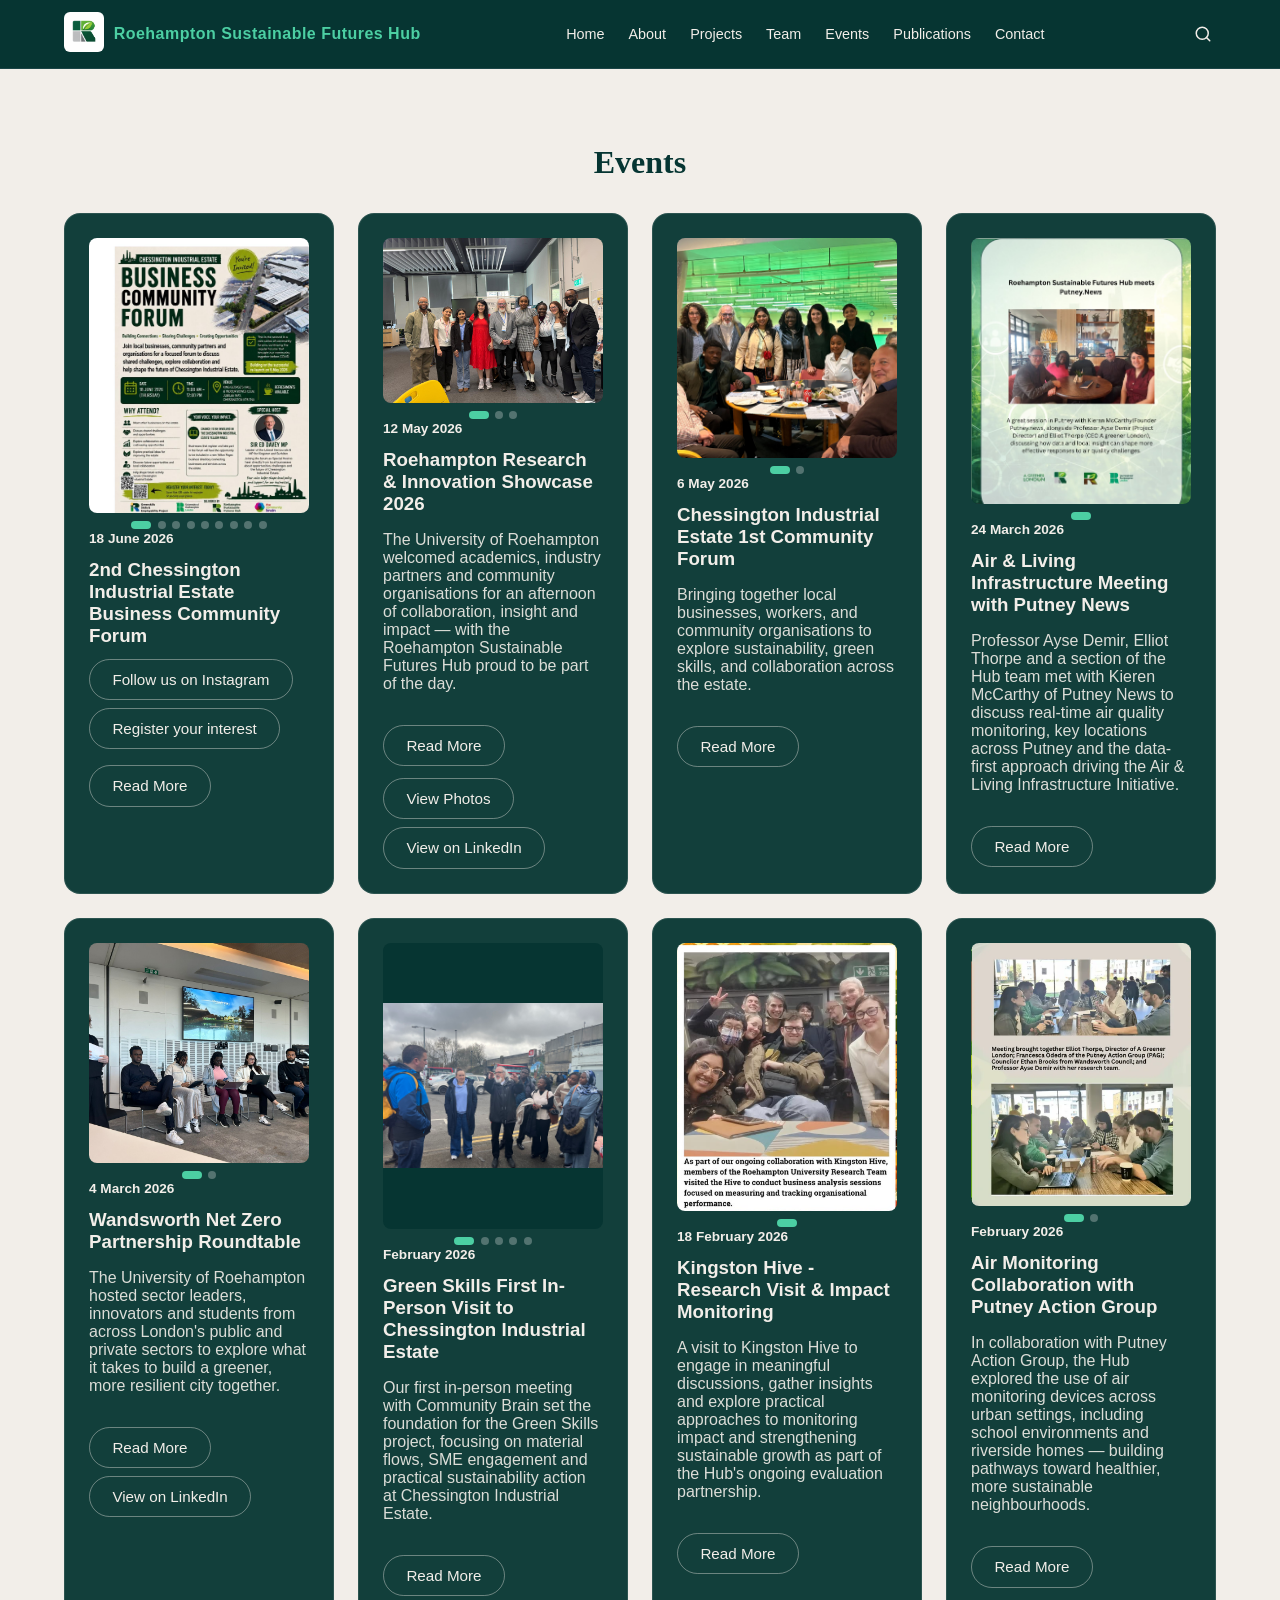
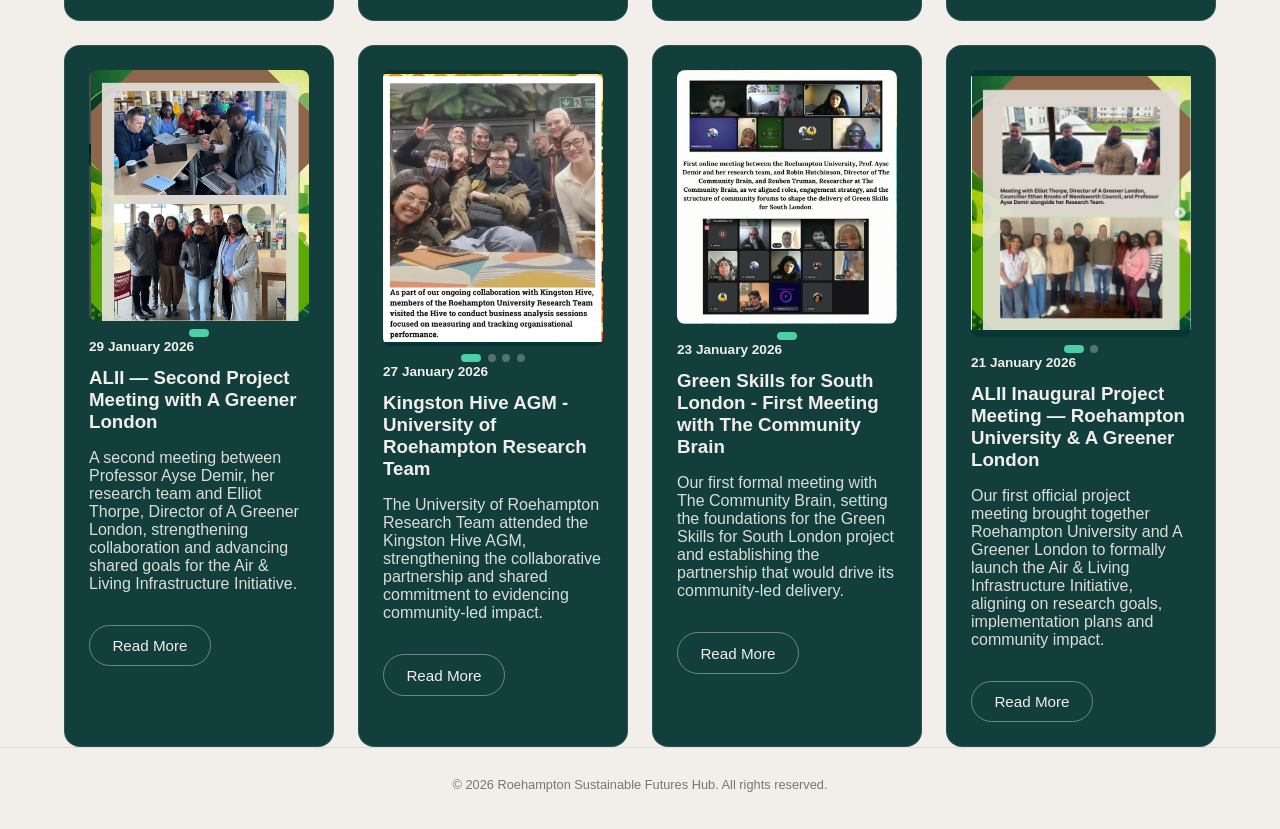
<file: events.html>
<!DOCTYPE html>
<html lang="en">
<head>
  <meta charset="UTF-8">
  <title>Events | Roehampton Sustainable Futures Hub</title>
  <meta name="viewport" content="width=device-width, initial-scale=1.0">

  <link href="https://fonts.googleapis.com/css2?family=Poppins:wght@300;400;600;700&display=swap" rel="stylesheet">
  <link rel="stylesheet" href="styles.css">
  <script src="script.js" defer></script>
</head>

<body>

<header class="site-header">
  <div class="logo">
    <a href="index.html">
      <img src="Roehampton Sustainable Futures hub logo.png" class="logo-img" alt="Roehampton Sustainable Futures Hub">
    </a>
    <span class="logo-text">Roehampton Sustainable Futures Hub</span>
  </div>

  <nav class="main-nav">
    <a href="index.html">Home</a>
    <a href="about.html">About</a>
    <a href="projects.html">Projects</a>
    <a href="team.html">Team</a>
    <!-- <a href="impact.html">Impact</a> -->
    <a href="events.html">Events</a>
    <a href="publications.html">Publications</a>
    <!-- <a href="partners.html">Partners</a> -->
    <a href="contact.html">Contact</a>
  </nav>

  <!-- ── Site search ── -->
  <div class="site-search">
    <button class="search-toggle" id="searchToggle" aria-label="Search">
      <svg width="18" height="18" viewBox="0 0 24 24" fill="none" stroke="currentColor" stroke-width="2" stroke-linecap="round" stroke-linejoin="round">
        <circle cx="11" cy="11" r="8"/>
        <line x1="21" y1="21" x2="16.65" y2="16.65"/>
      </svg>
    </button>
    <div class="search-bar" id="searchBar">
      <input type="text" placeholder="Search the site..." class="search-input" id="searchInput">
      <button class="search-submit" id="searchSubmit">Go</button>
    </div>
  </div>

  <button class="nav-toggle" id="navToggle">☰</button>
</header>

<main>

  <section class="section-heading">
    <h2>Events</h2>
  </section>

  <div class="event-grid">


    <!-- ═══════════════════════════════════
         2nd Chessington Forum — 18 June 2026
    ════════════════════════════════════ -->
    <article class="event-card" id="chessington-forum-2">
      
      <!-- ── Photo carousel ── -->
      <div class="event-carousel" style="position:relative; margin-bottom:0.5rem; overflow:hidden; border-radius:0.5rem; background:#063532; cursor:pointer;">
        <div class="event-carousel-track" style="display:flex; transition:transform 0.4s ease; align-items:center;">
          <img src="chessington-2.jpeg" alt="2nd Chessington Forum photo" style="flex:0 0 100%; width:100%; max-height:400px; object-fit:contain;">
          <img src="2chess1.jpg" alt="2nd Chessington Forum photo 1" style="flex:0 0 100%; width:100%; max-height:400px; object-fit:contain;">
          <img src="2chess2.jpg" alt="2nd Chessington Forum photo 2" style="flex:0 0 100%; width:100%; max-height:400px; object-fit:contain;">
          <img src="2chess3.jpg" alt="2nd Chessington Forum photo 3" style="flex:0 0 100%; width:100%; max-height:400px; object-fit:contain;">
          <img src="2chess4.jpg" alt="2nd Chessington Forum photo 4" style="flex:0 0 100%; width:100%; max-height:400px; object-fit:contain;">
          <img src="2chess5.jpg" alt="2nd Chessington Forum photo 5" style="flex:0 0 100%; width:100%; max-height:400px; object-fit:contain;">
          <img src="2chess6.jpg" alt="2nd Chessington Forum photo 6" style="flex:0 0 100%; width:100%; max-height:400px; object-fit:contain;">
          <img src="2chess7.jpg" alt="2nd Chessington Forum photo 7" style="flex:0 0 100%; width:100%; max-height:400px; object-fit:contain;">
          <img src="2chess8.jpg" alt="2nd Chessington Forum photo 8" style="flex:0 0 100%; width:100%; max-height:400px; object-fit:contain;">
        </div>
      </div>
      <!-- ── Dots indicator ── -->
      <div class="carousel-dots"></div>
      <!-- <img src="chessington-2.jpeg" alt="Chessington Industrial Estate Business Community Forum flyer" style="width:100%; border-radius:0.5rem; margin-bottom:1rem;"> -->
      <span class="event-date">18 June 2026</span>
      <h3>2nd Chessington Industrial Estate Business Community Forum</h3>

      <div class="event-extra" style="display:none;">
        <p><strong>Date:</strong> 18 June 2026 (Thursday)<br>
        <strong>Time:</strong> 11:00 AM – 12:00 PM<br>
        <strong>Venue:</strong> King George's Hall &amp; Indoor Bowls Club, Jubilee Way, Chessington KT6 7NA</p>
        <p>Join local businesses, community partners and stakeholders for a focused forum to discuss shared challenges,
          explore collaboration and help shape the future of the estate. Featuring special guest Sir Ed Davey MP.</p>
      </div>

      <div style="display:flex; flex-wrap:wrap; gap:0.5rem; margin-top:0.75rem;">
        <a href="https://www.instagram.com/greenskills_?igsh=bXJsNjM1cGhsYzZo" target="_blank" class="btn secondary">Follow us on Instagram</a>
        <a href="https://chessington-forum-j4ib.vercel.app/" class="btn secondary">Register your interest</a>
      </div>

      <button class="btn secondary event-read-more" style="margin-top:1rem;">Read More</button>
    </article>


    <!-- ═══════════════════════════════════
         PLACEHOLDER — June 2026 (2)
    ════════════════════════════════════ -->
    <!-- <article class="event-card" id="june-2026-2">
      <span class="event-date">June 2026</span>
      <h3>[Event Title — Replace Me]</h3>
      <p>[Short description of this event. Replace with actual content when available.]</p>

      <div class="event-extra" style="display:none;">
        <p>[Full event details go here. Replace with actual content when available.]</p>
      </div>

      <button class="btn secondary event-read-more" style="margin-top:1rem;">Read More</button>
    </article> -->


    <!-- ═══════════════════════════════════
         Academic Showcase — 12 May 2026
    ════════════════════════════════════ -->
    <article class="event-card" id="academic-showcase">

      <!-- ── Photo carousel ── -->
      <div class="event-carousel" style="position:relative; margin-bottom:0.5rem; overflow:hidden; border-radius:0.5rem; background:#063532; cursor:pointer;">
        <div class="event-carousel-track" style="display:flex; transition:transform 0.4s ease; align-items:center;">
          <img src="showcase3.jpeg" alt="Research Showcase photo 1" style="flex:0 0 100%; width:100%; max-height:400px; object-fit:contain;">
          <img src="showcase1.jpeg" alt="Research Showcase photo 2" style="flex:0 0 100%; width:100%; max-height:400px; object-fit:contain;">
          <img src="showcase2.jpeg" alt="Research Showcase photo 3" style="flex:0 0 100%; width:100%; max-height:400px; object-fit:contain;">
        </div>
      </div>
      <!-- ── Dots indicator ── -->
      <div class="carousel-dots"></div>

      <span class="event-date">12 May 2026</span>
      <h3>Roehampton Research &amp; Innovation Showcase 2026</h3>
      <p>The University of Roehampton welcomed academics, industry partners and community organisations for an afternoon of collaboration, insight and impact — with the Roehampton Sustainable Futures Hub proud to be part of the day.</p>

      <div class="event-extra" style="display:none;">
        <p>The showcase highlighted a wide range of research tackling real-world challenges, 
          including gut microbiome and nutrition, heat regulation and human performance, AI chatbots 
          in psychology, community partnerships across South London, dementia and puzzle-based therapy, 
          homelessness and abuse research, and neurodiversity and gambling. Valued partners including 
          BackToBalance, Penumbra and Age UK joined the day, helping extend the reach and impact of 
          research beyond academia.</p>

        <p>The Roehampton Sustainable Futures Hub contributed to the wider theme of community partnerships
           across South London. Led by Associate Professor Ayse Demir, the Hub showcased how research, 
           student involvement and cross-sector collaboration can support practical sustainability action
            with communities, SMEs and local partners.</p>

        <p>The Hub display highlighted three current projects — the Air &amp; Living Infrastructure
           Initiative, Green Skills for South London, and the Kingston Hive Impact &amp; Capacity Building 
           Project — each demonstrating how evidence-led work responds to real local needs across air 
           quality, green skills, community engagement and impact communication.</p>

        <p>It was also a valuable opportunity to speak with academics, students, industry partners and 
          community organisations who visited the Hub stand to learn more about our work and explore future
           collaboration.</p>

        <p>Together, we are committed to driving innovation that supports communities, informs policy and
           creates meaningful social change. People. Planet. Partnership.</p>
      </div>

      <button class="btn secondary event-read-more" style="margin-top:1rem;">Read More</button>

      <div style="display:flex; flex-wrap:wrap; gap:0.5rem; margin-top:0.75rem;">
        <a href="https://yahphoto.pixieset.com/universityofroehamptonsustainablefutures/" target="_blank" class="btn secondary">View Photos</a>
        <a href="https://www.linkedin.com/feed/update/urn:li:activity:7460665157602574336" target="_blank" class="btn secondary">View on LinkedIn</a>
      </div>
    </article>


    


    <!-- ═══════════════════════════════════
         1st Chessington Forum — 6 May 2026
    ════════════════════════════════════ -->
    <article class="event-card" id="chessington-forum">

      <!-- ── Photo carousel ── -->
      <div class="event-carousel" style="position:relative; margin-bottom:0.5rem; overflow:hidden; border-radius:0.5rem;">
        <div class="event-carousel-track" style="display:flex; transition:transform 0.4s ease;">
          <img src="chessington-forum-1.jpeg" alt="Chessington Forum photo 1" style="flex:0 0 100%; width:100%; height:220px; object-fit:cover;">
          <img src="The-comm-forum.jpg" alt="Chessington Forum photo 2" style="flex:0 0 100%; width:100%; height:220px; object-fit:cover;">
        </div>
      </div>
      <!-- ── Dots indicator ── -->
      <div class="carousel-dots"></div>

      <span class="event-date">6 May 2026</span>
      <h3>Chessington Industrial Estate 1st Community Forum</h3>
      <p>Bringing together local businesses, workers, and community organisations to explore
        sustainability, green skills, and collaboration across the estate.</p>

      <div class="event-extra" style="display:none;">
        <p>The first Chessington Industrial Estate Community Forum was hosted at King George Field Indoor Bowling Club, delivered in partnership with the University of Roehampton (Roehampton Sustainable Futures Hub), The Community Brain CIC, and local businesses across the estate.</p>

        <p>Discussions covered sustainability and green skills, waste management and packaging challenges, 
          business networking, and rebuilding the community connections that industrial estates lost 
          following COVID-19. Attendees included representatives from National Rescue, The Protective 
          Textile Company Ltd, Mollart Engineering, and many other businesses and workers from across 
          the estate.</p>

        <p>What stood out most was the willingness of participants to reconnect, contribute ideas, and 
          engage in meaningful conversations around building a stronger and more resilient industrial 
          community.</p>

        <p>The project was also presented at the University of Roehampton's Academic Collaboration Showcase
           on 12 May 2026, where it attracted strong interest from academics, council representatives, SME 
           professionals, engineers, healthcare workers, and sustainability organisations, including 
           international visitors from the Netherlands. Several new partnerships and collaboration 
           opportunities emerged from those conversations.</p>

        <p>The next Community Forum is being planned. If you are a business, worker, or community member 
          connected to Chessington Industrial Estate, we would love to hear from you.</p>

        <div style="display:flex; flex-wrap:wrap; gap:0.5rem; margin-top:0.75rem;">
          <a href="https://www.instagram.com/greenskills_?igsh=bXJsNjM1cGhsYzZo" target="_blank" class="btn secondary">Follow us on Instagram</a>
          <a href="https://chessington-forum-j4ib.vercel.app/" class="btn secondary">Register your interest for 2nd Forum</a>
        </div>
      </div>

      <button class="btn secondary event-read-more" style="margin-top:1rem;">Read More</button>
    </article>


    


    <!-- ═══════════════════════════════════
     Putney News Meeting — 24 March 2026
════════════════════════════════════ -->
<article class="event-card" id="april-2026-2">

  <!-- ── Photo carousel — replace image filenames with your actual photos ── -->
  <div class="event-carousel" style="position:relative; margin-bottom:0.5rem; overflow:hidden; border-radius:0.5rem; background:#063532; cursor:pointer;">
    <div class="event-carousel-track" style="display:flex; transition:transform 0.4s ease; align-items:center;">
      <!-- REPLACE: add your actual photo filenames here -->
      <img src="Kieran.png" alt="Putney News meeting photo 1" style="flex:0 0 100%; width:100%; max-height:400px; object-fit:contain;" onerror="this.style.display='none'">
      <!-- <img src="putney-news-2.jpg" alt="Putney News meeting photo 2" style="flex:0 0 100%; width:100%; max-height:400px; object-fit:contain;" onerror="this.style.display='none'"> -->
    </div>
  </div>
  <!-- ── Dots indicator ── -->
  <div class="carousel-dots"></div>

  <span class="event-date">24 March 2026</span>
  <h3>Air &amp; Living Infrastructure Meeting with Putney News</h3>
  <p>Professor Ayse Demir, Elliot Thorpe and a section of the Hub team met with Kieren McCarthy of Putney News to discuss real-time air quality monitoring, key locations across Putney and the data-first approach driving the Air &amp; Living Infrastructure Initiative.</p>

  <div class="event-extra" style="display:none;">
    <p>The Hub met with Kieren McCarthy of Putney News in Putney as part of the Air &amp; Living Infrastructure project with A Greener London. Joined by Professor Ayse Demir and Elliot Thorpe alongside the Hub team, the meeting focused on sharing progress across the project and the approach being taken to environmental monitoring.</p>

    <p>Current focus areas discussed include:</p>
    <ul>
      <li>Real-time air quality monitoring across Putney</li>
      <li>Key locations including the High Street and residential areas</li>
      <li>Understanding PM2.5 and everyday exposure</li>
      <li>Building accessible, transparent data for communities</li>
    </ul>

    <p>The key message from the meeting: <strong>Start with data → build insight → then implement solutions.</strong> More to come as the project develops.</p>

    <div style="display:flex; flex-wrap:wrap; gap:0.5rem; margin-top:0.75rem;">
      <a href="https://www.instagram.com/agreenerlondon9/" target="_blank" class="btn secondary">A Greener London</a>
      <a href="https://www.instagram.com/roehamptonsustainablefutures/" target="_blank" class="btn secondary">Follow Us</a>
    </div>
  </div>

  <button class="btn secondary event-read-more" style="margin-top:1rem;">Read More</button>
</article>

    <!-- ═══════════════════════════════════
         Net Zero Roundtable — 4 March 2026
    ════════════════════════════════════ -->
    <article class="event-card" id="net-zero-roundtable">

      <!-- ── Photo carousel ── -->
      <div class="event-carousel" style="position:relative; margin-bottom:0.5rem; overflow:hidden; border-radius:0.5rem;">
        <div class="event-carousel-track" style="display:flex; transition:transform 0.4s ease;">
          <img src="round-table.jpg" alt="Net Zero Roundtable photo 1" style="flex:0 0 100%; width:100%; height:220px; object-fit:cover;">
          <img src="Hub-Team.jpg" alt="Net Zero Roundtable photo 2" style="flex:0 0 100%; width:100%; height:220px; object-fit:cover;">
        </div>
      </div>
      <!-- ── Dots indicator ── -->
      <div class="carousel-dots"></div>

      <span class="event-date">4 March 2026</span>
      <h3>Wandsworth Net Zero Partnership Roundtable</h3>
      <p>The University of Roehampton hosted sector leaders, innovators and students from across London's public and private sectors to explore what it takes to build a greener, more resilient city together.</p>

      <div class="event-extra" style="display:none;">
        <p>The roundtable brought together stakeholders from Wandsworth Council, A Greener London, South 
          Thames College and industry practitioners alongside University of Roehampton students and 
          Professor Ayse Demir. A student panel featuring Eva Idugboe, Gabriela Molina Murillas, 
          Patrick Orji, Abena Abboah-Offei and Mohammed brought depth, honesty and lived experience
           into the conversation — shaping the tone of the entire session. The day reminded us that 
           sustainability isn't just a policy ambition. It is a lived practice, built through partnership, 
           shared intelligence and community-led ambition.</p>

        <p><strong>Data must be accessible to be transformative.</strong> Communities need clearer, more 
          accessible environmental data. When residents, students and local organisations can see what is
           happening in their neighbourhoods, they are better equipped to make informed decisions and advocate
            for change.</p>

        <p><strong>Skills development is central to London's net zero transition.</strong> From green
           construction to digital sustainability tools, the demand for future-focused skills is growing 
           rapidly. Universities can act as incubators for emerging talent, equipping students not just with
            knowledge but with agency, confidence and practical experience.</p>

        <p><strong>Collaboration is not optional — it is the engine of progress.</strong> No single sector 
          can deliver net zero alone. The most impactful ideas emerged when policy, research, community 
          insight and industry expertise intersected.</p>

        <p><strong>Sustainability must be lived, not just planned.</strong> The tour of SETEC and the Aubyn
           Square Passivhaus development demonstrated how learning environments can become catalysts for local 
           transformation.</p>

        <p><strong>Honest conversations build stronger pathways.</strong> People naming challenges, 
          acknowledging gaps and sharing lessons learned created space for more grounded, realistic and 
          actionable ideas.</p>

        <p>These insights are shaping how the Roehampton Sustainable Futures Hub continues its work, 
          strengthening partnerships, deepening community engagement and building the skills and systems
           needed for a greener London.</p>
      </div>

      <button class="btn secondary event-read-more" style="margin-top:1rem;">Read More</button>

      <a href="https://www.linkedin.com/posts/roehampton-sustainable-future-hub_roehamptonsustainablefutureshub-wandsworthnetzero-activity-7440149692153253888-x_GE?utm_source=share&utm_medium=member_desktop&rcm=ACoAADKbl6wB9_VvFY3aGOn3o-iwJm11ueSFiA8" target="_blank" class="btn secondary" style="margin-top:0.5rem;">View on LinkedIn</a>
    </article>


    

    <!-- ═══════════════════════════════════
     Chessington Estate Site Visit — February 2026
════════════════════════════════════ -->
<article class="event-card" id="april-2026-1">

  <!-- ── Photo carousel — replace image filenames with your actual photos ── -->
  <div class="event-carousel" style="position:relative; margin-bottom:0.5rem; overflow:hidden; border-radius:0.5rem; background:#063532; cursor:pointer;">
    <div class="event-carousel-track" style="display:flex; transition:transform 0.4s ease; align-items:center;">
      <!-- REPLACE: add your actual photo filenames here -->
      <img src="The-tour.jpg" alt="Chessington Estate site visit photo 1" style="flex:0 0 100%; width:100%; max-height:400px; object-fit:contain;" onerror="this.style.display='none'">
      <img src="Estate1.png" alt="Chessington Estate site visit photo 1" style="flex:0 0 100%; width:100%; max-height:400px; object-fit:contain;" onerror="this.style.display='none'">
      <img src="Estate2.png" alt="Chessington Estate site visit photo 2" style="flex:0 0 100%; width:100%; max-height:400px; object-fit:contain;" onerror="this.style.display='none'">
      <img src="Estate3.png" alt="Chessington Estate site visit photo 3" style="flex:0 0 100%; width:100%; max-height:400px; object-fit:contain;" onerror="this.style.display='none'">  
      <img src="Estate4.png" alt="Chessington Estate site visit photo 4" style="flex:0 0 100%; width:100%; max-height:400px; object-fit:contain;" onerror="this.style.display='none'">  
    </div>
  </div>
  <!-- ── Dots indicator ── -->
  <div class="carousel-dots"></div>

  <span class="event-date">February 2026</span>
  <h3>Green Skills First In-Person Visit to Chessington Industrial Estate</h3>
  <p>Our first in-person meeting with Community Brain set the foundation for the Green Skills project, focusing on material flows, SME engagement and practical sustainability action at Chessington Industrial Estate.</p>

  <div class="event-extra" style="display:none;">
    <p>On the ground at Chessington Industrial Estate. Our first in-person meeting with Community Brain set the foundation for the Green Skills project, focusing on material flows, SME engagement and practical sustainability action at Chessington Industrial Estate.</p>

    <p>We walked through Chessington Industrial Estate to understand the local business landscape first-hand. From manufacturing units and service-based companies to seafood processing, packaging operations, roller coaster repair specialists, storage facilities, light industrial workshops and former cosmetics units — the estate reflects a diverse but fragmented industrial ecosystem. We also observed vacant and underused spaces, highlighting both economic shifts and regeneration potential, especially after Covid-19.</p>

    <p>Following the visit, we discussed how the estate could be reimagined as a more connected, community-oriented and sustainability-driven space. Conversations focused on practical strategies to revive local engagement, strengthen SME collaboration and embed green skills within real business contexts.</p>

    <p><em>Understanding place before proposing change. That's where meaningful impact begins.</em> The site visit allowed us to see the context first-hand, connecting research with real-world business environments.</p>
  </div>

  <button class="btn secondary event-read-more" style="margin-top:1rem;">Read More</button>
</article>


    <!-- ═══════════════════════════════════
     Kingston Hive Visit — 18 February 2026
════════════════════════════════════ -->
<article class="event-card" id="february-2026-1">

  <!-- ── Photo carousel — replace image filenames with your actual photos ── -->
  <div class="event-carousel" style="position:relative; margin-bottom:0.5rem; overflow:hidden; border-radius:0.5rem; background:#063532; cursor:pointer;">
    <div class="event-carousel-track" style="display:flex; transition:transform 0.4s ease; align-items:center;">
      <!-- REPLACE: add your actual photo filenames here -->
      <img src="Kingstonhive-meet.png" alt="Kingston Hive visit photo 1" style="flex:0 0 100%; width:100%; max-height:400px; object-fit:contain;" onerror="this.style.display='none'">
      <!-- <img src="kingston-hive-visit-2.jpg" alt="Kingston Hive visit photo 2" style="flex:0 0 100%; width:100%; max-height:400px; object-fit:contain;" onerror="this.style.display='none'"> -->
    </div>
  </div>
  <!-- ── Dots indicator ── -->
  <div class="carousel-dots"></div>

  <span class="event-date">18 February 2026</span>
  <h3>Kingston Hive - Research Visit &amp; Impact Monitoring</h3>
  <p>A visit to Kingston Hive to engage in meaningful discussions, gather insights and explore practical approaches to monitoring impact and strengthening sustainable growth as part of the Hub's ongoing evaluation partnership.</p>

  <div class="event-extra" style="display:none;">
    <p>The visit on 18 February 2026 provided an opportunity to engage in meaningful discussions with the Kingston Hive team, gather insights from the community and explore practical approaches to monitoring impact and strengthening sustainable growth.</p>
    <p>This work forms part of the Hub's continued partnership with Kingston Hive, supporting its development through research, data analysis and strategic evaluation — ensuring that the value of Kingston Hive's community-led work is clearly evidenced and communicated in a way that is proportionate, practical and funder-ready.</p>
  </div>

  <button class="btn secondary event-read-more" style="margin-top:1rem;">Read More</button>
</article>


    <!-- ═══════════════════════════════════
     Putney Action Group Meeting — February 2026
════════════════════════════════════ -->
<article class="event-card" id="february-2026-2">

  <!-- ── Photo carousel — replace image filenames with your actual photos ── -->
  <div class="event-carousel" style="position:relative; margin-bottom:0.5rem; overflow:hidden; border-radius:0.5rem; background:#063532; cursor:pointer;">
    <div class="event-carousel-track" style="display:flex; transition:transform 0.4s ease; align-items:center;">
      <!-- REPLACE: add your actual photo filenames here -->
      <img src="PAG-meet.png" alt="Putney Action Group meeting photo 1" style="flex:0 0 100%; width:100%; max-height:400px; object-fit:contain;" onerror="this.style.display='none'">
      <img src="PAG.jpg" alt="Putney Action Group meeting photo 2" style="flex:0 0 100%; width:100%; max-height:400px; object-fit:contain;" onerror="this.style.display='none'">
    </div>
  </div>
  <!-- ── Dots indicator ── -->
  <div class="carousel-dots"></div>

  <span class="event-date">February 2026</span>
  <h3>Air Monitoring Collaboration with Putney Action Group</h3>
  <p>In collaboration with Putney Action Group, the Hub explored the use of air monitoring devices across urban settings, including school environments and riverside homes — building pathways toward healthier, more sustainable neighbourhoods.</p>

  <div class="event-extra" style="display:none;">
    <p>This meeting, held in collaboration with Putney Action Group (PAG), explored the use of air monitoring devices across urban settings, including school environments and riverside homes. By combining research, monitoring and community insight, the partnership is building pathways toward healthier and more sustainable neighbourhoods.</p>
    <p>The session brought together the Roehampton Sustainable Futures Hub, A Greener London and the University of Roehampton, reinforcing the cross-sector collaboration that underpins the Air &amp; Living Infrastructure Initiative's approach to evidence-led environmental action across London.</p>
    <div style="display:flex; flex-wrap:wrap; gap:0.5rem; margin-top:0.75rem;">
      <a href="https://www.instagram.com/putneyactiongroup/" target="_blank" class="btn secondary">Putney Action Group</a>
      <a href="https://www.instagram.com/agreenerlondon9/" target="_blank" class="btn secondary">A Greener London</a>
      <a href="https://www.instagram.com/roehamptonsustainablefutures/" target="_blank" class="btn secondary">Follow Us</a>
    </div>
  </div>

  <button class="btn secondary event-read-more" style="margin-top:1rem;">Read More</button>
</article>



    <!-- ═══════════════════════════════════
     ALII Second Meeting — 29 January 2026
════════════════════════════════════ -->
<article class="event-card" id="january-2026-2">

  <!-- ── Photo carousel — replace image filenames with your actual photos ── -->
  <div class="event-carousel" style="position:relative; margin-bottom:0.5rem; overflow:hidden; border-radius:0.5rem; background:#063532; cursor:pointer;">
    <div class="event-carousel-track" style="display:flex; transition:transform 0.4s ease; align-items:center;">
      <!-- REPLACE: add your actual photo filenames here -->
      <img src="ALII-2nd.png" alt="ALII Second Meeting photo 1" style="flex:0 0 100%; width:100%; max-height:400px; object-fit:contain;" onerror="this.style.display='none'">
      <!-- <img src="alii-meeting2-2.jpg" alt="ALII Second Meeting photo 2" style="flex:0 0 100%; width:100%; max-height:400px; object-fit:contain;" onerror="this.style.display='none'"> -->
    </div>
  </div>
  <!-- ── Dots indicator ── -->
  <div class="carousel-dots"></div>

  <span class="event-date">29 January 2026</span>
  <h3>ALII — Second Project Meeting with A Greener London</h3>
  <p>A second meeting between Professor Ayse Demir, her research team and Elliot Thorpe, Director of A Greener London, strengthening collaboration and advancing shared goals for the Air &amp; Living Infrastructure Initiative.</p>

  <div class="event-extra" style="display:none;">
    <p>On 29 January 2026, a second meeting was held between Professor Ayse Demir, her research team and Elliot Thorpe, Director of A Greener London. The team engaged in meaningful discussions with Mr Thorpe, strengthening the collaboration and advancing shared goals between the University of Roehampton and A Greener London.</p>
    <p>The meeting focused on planning the air quality analysis process and identifying suitable locations for the living walls initiative — a key component of the Air &amp; Living Infrastructure Initiative's approach to nature-based solutions across London.</p>
  </div>

  <button class="btn secondary event-read-more" style="margin-top:1rem;">Read More</button>
</article>


<!-- ═══════════════════════════════════
     Kingston Hive AGM — 27 January 2026
════════════════════════════════════ -->
<article class="event-card" id="may-2026-2">

  <!-- ── Photo carousel — replace image filenames with your actual photos ── -->
  <div class="event-carousel" style="position:relative; margin-bottom:0.5rem; overflow:hidden; border-radius:0.5rem; background:#063532; cursor:pointer;">
    <div class="event-carousel-track" style="display:flex; transition:transform 0.4s ease; align-items:center;">
      <!-- REPLACE: add your actual photo filenames here -->
      <img src="Kingstonhive-meet.png" alt="Kingston Hive AGM photo 1" style="flex:0 0 100%; width:100%; max-height:400px; object-fit:contain;" onerror="this.style.display='none'">
      <img src="Kingstonhive-meet1.png" alt="Kingston Hive AGM photo 2" style="flex:0 0 100%; width:100%; max-height:400px; object-fit:contain;" onerror="this.style.display='none'">
      <img src="Kingstonhive-meet2.png" alt="Kingston Hive AGM photo 3" style="flex:0 0 100%; width:100%; max-height:400px; object-fit:contain;" onerror="this.style.display='none'">  
      <img src="Kingstonhive-meet3.png" alt="Kingston Hive AGM photo 4" style="flex:0 0 100%; width:100%; max-height:400px; object-fit:contain;" onerror="this.style.display='none'">  
    </div>
  </div>
  <!-- ── Dots indicator ── -->
  <div class="carousel-dots"></div>

  <span class="event-date">27 January 2026</span>
  <h3>Kingston Hive AGM - University of Roehampton Research Team</h3>
  <p>The University of Roehampton Research Team attended the Kingston Hive AGM, strengthening the collaborative partnership and shared commitment to evidencing community-led impact.</p>

  <div class="event-extra" style="display:none;">
    <p>We were pleased to attend the AGM of Kingston Hive on 27 January 2026 as the University of Roehampton Research Team, strengthening our collaborative partnership and shared commitment to evidencing community-led impact.</p>

    <p>The AGM was an opportunity to hear about the year's impact, celebrate the dedication of volunteers, and reflect on the collective effort driving climate action, creativity and connection in Kingston upon Thames.</p>

    <p>As partners, we value being part of conversations that centre community-led change, shared learning and sustainable growth. Spaces like this remind us that meaningful impact happens through collaboration, trust and a shared vision for a greener, more connected future.</p>
  </div>

  <button class="btn secondary event-read-more" style="margin-top:1rem;">Read More</button>
</article>


<!-- ═══════════════════════════════════
     Community Brain Meeting — 23 January 2026
════════════════════════════════════ -->
<article class="event-card" id="january-2026-2">

  <!-- ── Photo carousel — replace image filenames with your actual photos ── -->
  <div class="event-carousel" style="position:relative; margin-bottom:0.5rem; overflow:hidden; border-radius:0.5rem; background:#063532; cursor:pointer;">
    <div class="event-carousel-track" style="display:flex; transition:transform 0.4s ease; align-items:center;">
      <!-- REPLACE: add your actual photo filenames here -->
      <img src="Comm-brain-1st.png" alt="Community Brain meeting photo 1" style="flex:0 0 100%; width:100%; max-height:400px; object-fit:contain;" onerror="this.style.display='none'">
      <!-- <img src="community-brain-meeting-2.jpg" alt="Community Brain meeting photo 2" style="flex:0 0 100%; width:100%; max-height:400px; object-fit:contain;" onerror="this.style.display='none'"> -->
    </div>
  </div>
  <!-- ── Dots indicator ── -->
  <div class="carousel-dots"></div>

  <span class="event-date">23 January 2026</span>
  <h3>Green Skills for South London - First Meeting with The Community Brain</h3>
  <p>Our first formal meeting with The Community Brain, setting the foundations for the Green Skills 
    for South London project and establishing the partnership that would drive its community-led 
    delivery.</p>

  <div class="event-extra" style="display:none;">
    <p>On 23 January 2026, the Roehampton Sustainable Futures Hub held its first formal meeting with 
      The Community Brain, marking the official beginning of the Green Skills for South London 
      partnership. This foundational session set the direction, values and collaborative framework 
      that would underpin the project's community-led, trust-first approach to green skills development 
      across South London SMEs and communities.</p>
    <p>The meeting established the shared goals and working relationship between the University of
       Roehampton and The Community Brain — a partnership that has since driven the project's delivery
        at Chessington Industrial Estate and beyond.</p>
  </div>

  <button class="btn secondary event-read-more" style="margin-top:1rem;">Read More</button>
</article>


    <!-- ═══════════════════════════════════
         ALII Inaugural Meeting — 21 January 2026
    ════════════════════════════════════ -->
    <article class="event-card" id="alii-inaugural-meeting">

      <!-- ── Photo carousel — replace image filenames with your actual photos ── -->
      <div class="event-carousel" style="position:relative; margin-bottom:0.5rem; overflow:hidden; border-radius:0.5rem; background:#063532; cursor:pointer;">
        <div class="event-carousel-track" style="display:flex; transition:transform 0.4s ease; align-items:center;">
          <!-- REPLACE: add your actual photo filenames here -->
          <img src="ALII-1st.png" alt="ALII Inaugural Meeting photo 1" style="flex:0 0 100%; width:100%; max-height:400px; object-fit:contain;"
            onerror="this.style.display='none'">
          <img src="ALII-1st-a.png" alt="ALII Inaugural Meeting photo 2" style="flex:0 0 100%; width:100%; max-height:400px; object-fit:contain;"
            onerror="this.style.display='none'">
        </div>
      </div>
      <!-- ── Dots indicator ── -->
      <div class="carousel-dots"></div>

      <span class="event-date">21 January 2026</span>
      <h3>ALII Inaugural Project Meeting — Roehampton University &amp; A Greener London</h3>
      <p>Our first official project meeting brought together Roehampton University and A Greener London to formally launch the Air &amp; Living Infrastructure Initiative, aligning on research goals, implementation plans and community impact.</p>

      <div class="event-extra" style="display:none;">
        <p>Our first official project meeting was held on 21 January 2026, bringing together the
           University of Roehampton and A Greener London in support of the Air and Living Infrastructure Initiative. Professor Ayse Demir and her research team, including Councillor Ethan Brooks and Elliot Thorpe, gathered to discuss the direction and objectives of the Air &amp; Living Infrastructure Initiative.</p>

        <p>This important session marked the beginning of formal collaboration between project partners, 
          providing an opportunity to align on research goals, implementation plans, and community impact — reinforcing our shared commitment to improving urban air quality and promoting sustainable living infrastructure across London.</p>

        <p>The meeting set the foundation for all subsequent research, monitoring and community
           engagement activity that has followed across the ALII initiative.</p>
      </div>

      <button class="btn secondary event-read-more" style="margin-top:1rem;">Read More</button>
    </article>


    

  </div>

</main>

<footer class="site-footer">
  <p>© <span id="year"></span> Roehampton Sustainable Futures Hub. All rights reserved.</p>
</footer>

</body>
</html>
</file>
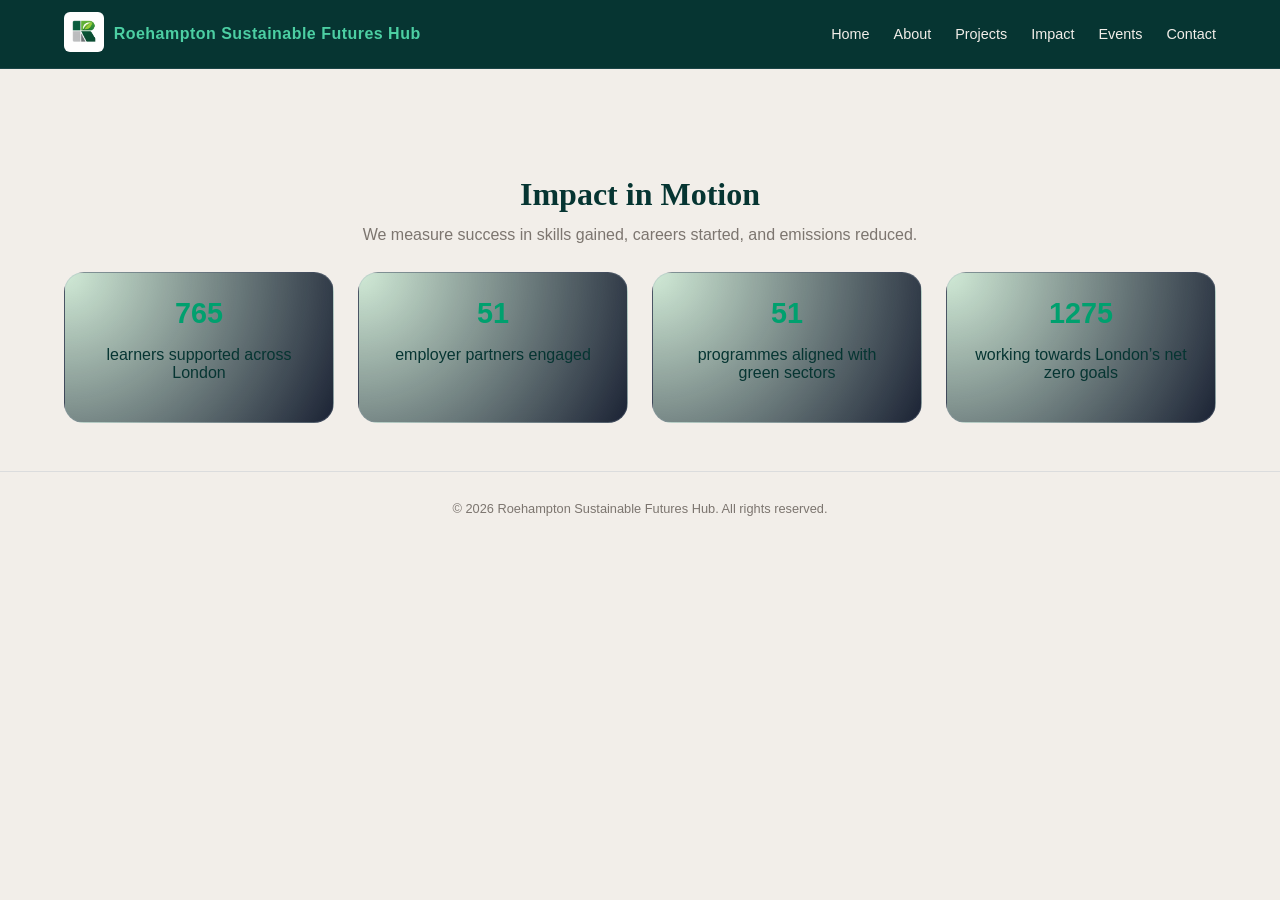
<file: impact.html>
<!DOCTYPE html>
<html lang="en">
<head>
  <meta charset="UTF-8" />
  <meta name="viewport" content="width=device-width, initial-scale=1.0" />
  <title>Roehampton Sustainable Futures Hub | Impact</title>
  <link href="https://fonts.googleapis.com/css2?family=Poppins:wght@300;400;600;700&display=swap" rel="stylesheet" />
  <link rel="stylesheet" href="styles.css" />
  <script src="script.js" defer></script>
</head>
<body>
<!-- <header class="site-header">
  <div class="logo">
    <img src="Roehampton Sustainable Futures hub logo.png" alt="Roehampton Sustainable Futures Hub Logo" class="logo-img">
    <span class="logo-text">Roehampton Sustainable Futures Hub</span>
  </div>
  <nav class="main-nav">
    <a href="index.html">Home</a>
    <a href="about.html">About</a>
    <a href="programmes.html">Programmes</a>
    <a href="team.html">Team</a>
    <a href="impact.html">Impact</a>
    <a href="contact.html">Contact</a>
  </nav>
  <button class="nav-toggle" id="navToggle" aria-label="Toggle navigation">☰</button>
</header> -->



<header class="site-header">
  <div class="logo">
    <a href="index.html">
      <img src="Roehampton Sustainable Futures hub logo.png" class="logo-img" alt="Roehampton Sustainable Futures Hub">
    </a>
    <span class="logo-text">Roehampton Sustainable Futures Hub</span>
  </div>

  <nav class="main-nav">
    <a href="index.html">Home</a>
    <a href="about.html">About</a>
    <a href="projects.html">Projects</a>
    <!-- <a href="team.html">Team</a> -->
    <a href="impact.html">Impact</a>
    <a href="events.html">Events</a>
    <!-- <a href="publications.html">Publications</a> -->
    <!-- <a href="partners.html">Partners</a> -->
    <a href="contact.html">Contact</a>
  </nav>

  <button class="nav-toggle" id="navToggle">☰</button>
</header>

<main>
  <section class="impact">
    <div class="section-heading">
      <h2>Impact in Motion</h2>
      <p>We measure success in skills gained, careers started, and emissions reduced.</p>
    </div>

    <div class="impact-grid">
      <div class="impact-card">
        <span class="impact-number" data-count="1200">0</span>
        <p>learners supported across London</p>
      </div>
      <div class="impact-card">
        <span class="impact-number" data-count="85">0</span>
        <p>employer partners engaged</p>
      </div>
      <div class="impact-card">
        <span class="impact-number" data-count="65">0</span>
        <p>programmes aligned with green sectors</p>
      </div>
      <div class="impact-card">
        <span class="impact-number" data-count="2030">0</span>
        <p>working towards London’s net zero goals</p>
      </div>
    </div>
  </section>
</main>

<footer class="site-footer">
  <p>© <span id="year"></span> Roehampton Sustainable Futures Hub. All rights reserved.</p>
</footer>
</body>
</html>
</file>
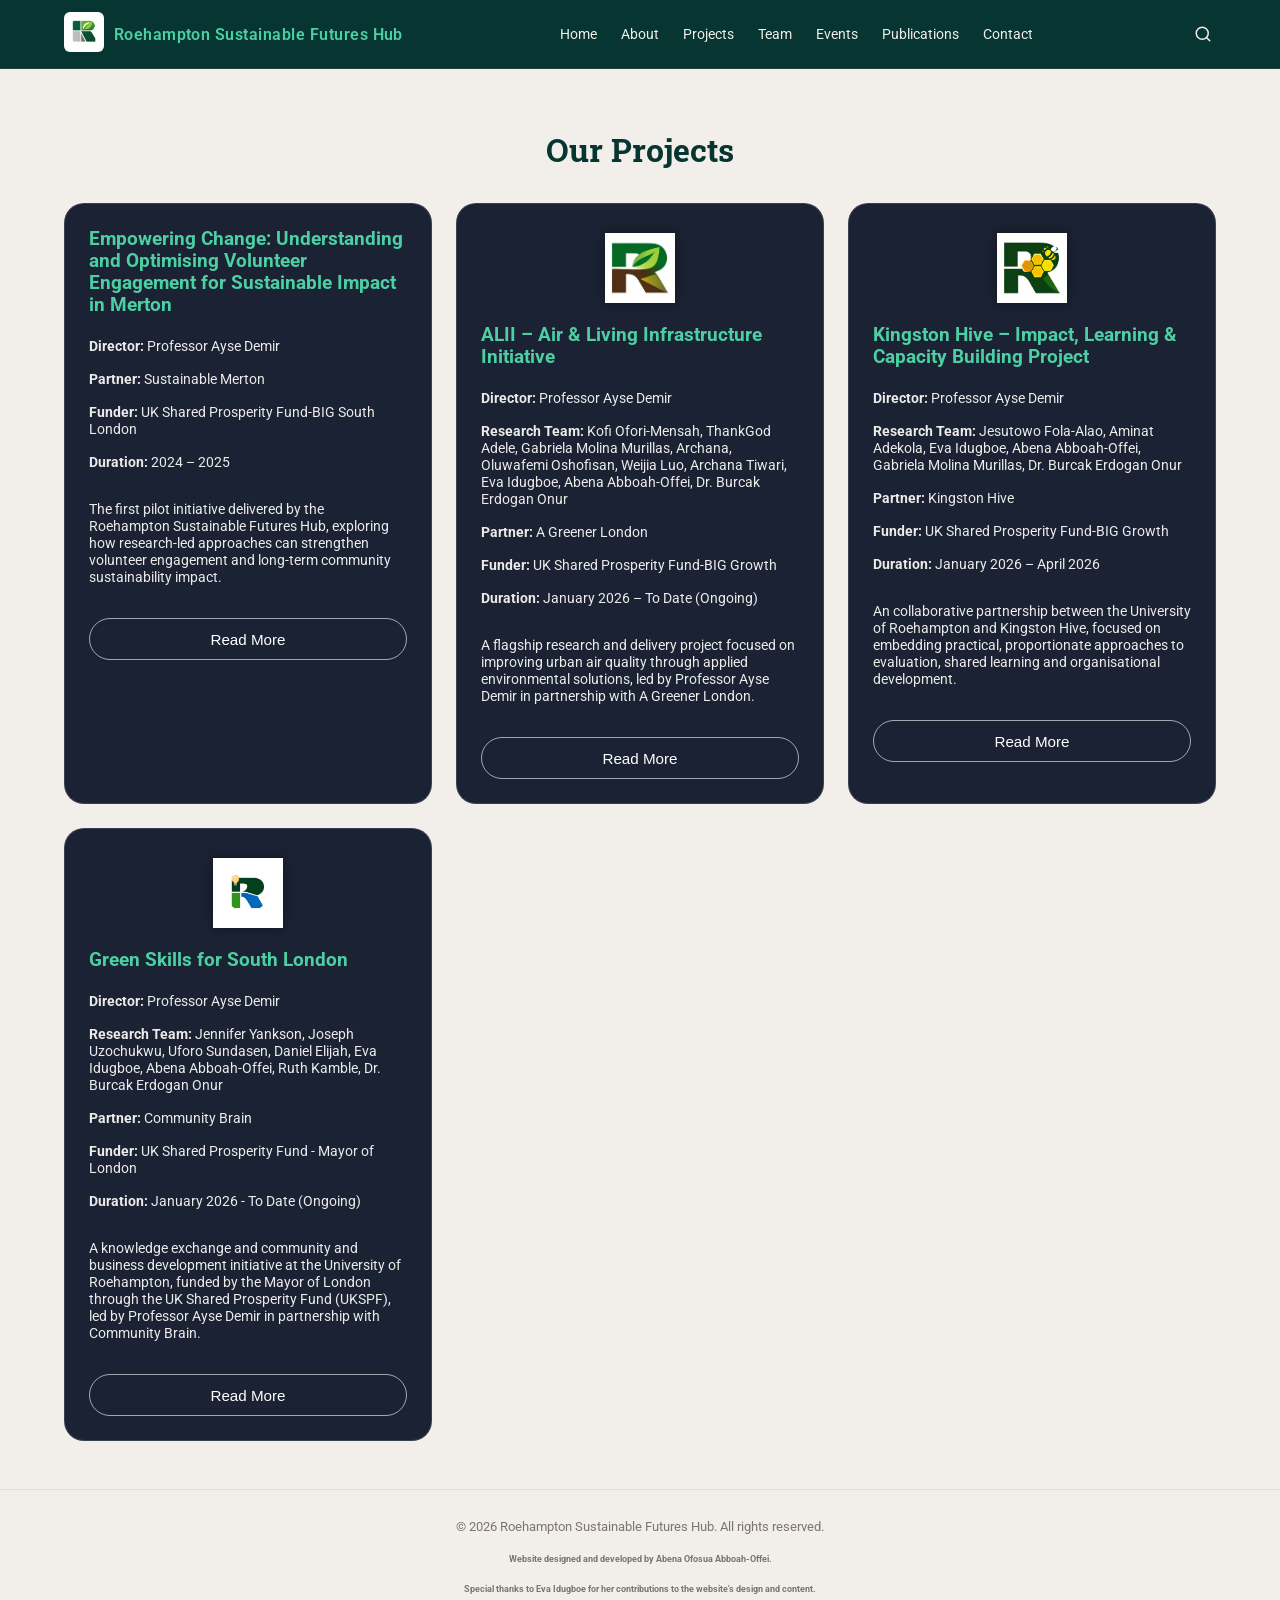
<file: projects.html>
<!DOCTYPE html>
<html lang="en">
<head>
  <meta charset="UTF-8" />
  <meta name="viewport" content="width=device-width, initial-scale=1.0" />
  <title>Roehampton Sustainable Futures Hub | Projects</title>

  <!-- ── Google Fonts ── -->
  <link href="https://fonts.googleapis.com/css2?family=Poppins:wght@300;400;600;700&display=swap" rel="stylesheet" />
  <link href="https://fonts.googleapis.com/css2?family=Roboto:wght@300;400;500;700&family=Roboto+Slab:wght@500;600;700&display=swap" rel="stylesheet" />

  <!-- ── Shared site styles ── -->
  <link rel="stylesheet" href="styles.css" />

  <!-- ── Shared site scripts ── -->
  <script src="script.js" defer></script>
</head>
<body>

  <!-- ═══════════════════════════════════
       HEADER & NAV
  ════════════════════════════════════ -->
  <header class="site-header">
    <div class="logo">
      <a href="index.html">
        <img src="Roehampton Sustainable Futures hub logo.png" class="logo-img" alt="Roehampton Sustainable Futures Hub">
      </a>
      <span class="logo-text">Roehampton Sustainable Futures Hub</span>
    </div>

    <nav class="main-nav">
      <a href="index.html">Home</a>
      <a href="about.html">About</a>
      <a href="projects.html">Projects</a>
      <a href="team.html">Team</a>
      <!-- <a href="impact.html">Impact</a> -->
      <a href="events.html">Events</a>
      <a href="publications.html">Publications</a>
      <!-- <a href="partners.html">Partners</a> -->
      <a href="contact.html">Contact</a>
    </nav>

    <!-- Search -->
    <div class="site-search">
      <button class="search-toggle" id="searchToggle" aria-label="Search">
        <svg width="18" height="18" viewBox="0 0 24 24" fill="none" stroke="currentColor" stroke-width="2" stroke-linecap="round" stroke-linejoin="round">
          <circle cx="11" cy="11" r="8"/>
          <line x1="21" y1="21" x2="16.65" y2="16.65"/>
        </svg>
      </button>
      <div class="search-bar" id="searchBar">
        <input type="text" placeholder="Search the site..." class="search-input" id="searchInput">
        <button class="search-submit" id="searchSubmit">Go</button>
      </div>
    </div>

    <!-- ── Mobile nav toggle ── -->
    <button class="nav-toggle" id="navToggle">☰</button>
  </header>


  <!-- ═══════════════════════════════════
       MAIN CONTENT
  ════════════════════════════════════ -->
  <main>

    <section id="projects" class="projects">
      <div class="section-heading">
        <h2>Our Projects</h2>
      </div>

      <div class="project-grid">

        <!-- ── Card 1: Empowering Change ── -->
        <article class="project-card">
          <h3>Empowering Change: Understanding and Optimising Volunteer Engagement for Sustainable Impact in Merton</h3>

          <!-- Project meta -->
          <div class="project-meta">
            <p><strong>Director:</strong> Professor Ayse Demir</p>
            <p><strong>Partner:</strong> Sustainable Merton</p>
            <p><strong>Funder:</strong> UK Shared Prosperity Fund-BIG South London</p>
            <p><strong>Duration:</strong> 2024 – 2025</p>
          </div>

          <p>The first pilot initiative delivered by the Roehampton Sustainable Futures Hub, exploring how research-led approaches can strengthen volunteer engagement and long-term community sustainability impact.</p>

          <div class="project-extra-content">
            <p>From urban gardening and zero-waste food distribution to community outreach and intergenerational collaboration,
               Roehampton students Jesutowo Fola-Alao, Uforo Sundasen and Aderonke Salau played a central role in supporting 
               local climate action across Merton.</p>
            <p>As student volunteer Eva Idugboe reflected: <em>"I wanted to contribute to sustainability and get hands-on 
              experience; it's inspiring how small efforts can make a big difference."</em></p>
            <strong>What the project delivered:</strong>
            <ul>
              <li>Urban gardening, zero-waste food distribution and community outreach across Merton.</li>
              <li>Intergenerational collaboration between students, residents and community organisations.</li>
              <li>Partnerships with Sustainable Merton, BIG South London and the University of Roehampton.</li>
              <li>Recognised in UK Parliament — Early Day Motion 1753, tabled by Paul Kohler MP on 22nd July 2025 with 18 signatures.</li>
              <li>Acknowledged as a national example of intergenerational environmental engagement.</li>
              <li>Recognised by BIG South London and the University of Roehampton on its website and LinkedIn.</li>
            </ul>
            <p>As our inaugural pilot, this project now forms the foundation for the Hub's expanded 2025–2026 and beyond sustainability programme.</p>
          </div>

          <button class="btn secondary project-read-more">Read More</button>
        </article>


        <!-- ── Card 2: ALII ── -->
        <article class="project-card">
          <div class="project-logo">
            <img src="ALII.png" alt="ALII Logo">
          </div>
          <h3>ALII – Air &amp; Living Infrastructure Initiative</h3>

          <!-- Project meta -->
          <div class="project-meta">
            <p><strong>Director:</strong> Professor Ayse Demir</p>
            <p><strong>Research Team:</strong> Kofi Ofori-Mensah, ThankGod Adele, Gabriela Molina Murillas, Archana, 
              Oluwafemi Oshofisan, Weijia Luo, Archana Tiwari, Eva Idugboe, Abena Abboah-Offei, Dr. Burcak Erdogan Onur</p>
            <p><strong>Partner:</strong> A Greener London</p>
            <p><strong>Funder:</strong> UK Shared Prosperity Fund-BIG Growth</p>
            <p><strong>Duration:</strong> January 2026 – To Date (Ongoing)</p>
          </div>

          <p>A flagship research and delivery project focused on improving urban air quality through applied environmental 
            solutions, led by Professor Ayse Demir in partnership with A Greener London.</p>

          <div class="project-extra-content">
            <p>Funded through the UK Shared Prosperity Fund via BIG Growth, ALII translates environmental data into actionable 
              strategies that communities, councils and planners can act on today.</p>
            <strong>The Challenge</strong>
            <p>Air pollution remains one of the most significant environmental health risks facing urban populations across London.
               From traffic emissions and industrial activity to inadequate green coverage in built-up areas, the air quality 
               challenges facing London's communities are complex, localised and deeply interconnected with wider issues of health
                inequality, urban planning and climate resilience.</p>
            <strong>The Approach</strong>
            <p>ALII combines real-time air quality monitoring with applied research into the role of living infrastructure; green
               walls, street trees, living roofs and other nature-based interventions, in mitigating urban pollution. Every insight
                is designed to inform decisions, shape strategies and drive improvements in the environments where people live and 
                work.</p>
            <strong>The Partnership</strong>
            <p>The University of Roehampton leads the research component, ensuring methodological rigour, data integrity and academic
               quality. A Greener London contributes specialist expertise in air quality monitoring systems, green infrastructure
                implementation and stakeholder engagement, translating research into practical, scalable solutions across London 
                boroughs and beyond.</p>
            <strong>The Impact</strong>
            <p>ALII is already generating tangible outcomes, from monitoring data that sheds new light on localised pollution 
              patterns, to green infrastructure pilots that demonstrate what is possible when cities invest in nature-based 
              solutions. The initiative contributes directly to London's broader sustainability and net zero ambitions.</p>
            <p>This is what purposeful partnership looks like. When academia and industry align around a shared purpose, 
              the results speak for themselves.</p>

            <!-- ── Research Poster ── -->
           <!-- ── Research Poster (PDF) ── -->
            <strong>Research Poster</strong>
<div style="margin-top:0.5rem; display:flex; flex-wrap:wrap; gap:0.5rem;">
  <a href="alii-poster.pdf" target="_blank"
     style="display:flex; align-items:center; gap:0.6rem; padding:0.75rem 1rem; border-radius:0.5rem; background:#0d2b28; border:1px solid #00A06E; text-decoration:none;">
    <span style="color:#ECEBEA; font-size:0.85rem;">📄 View Poster</span>
  </a>

  <a href="alii-poster.pdf" download
     style="display:flex; align-items:center; gap:0.6rem; padding:0.75rem 1rem; border-radius:0.5rem; background:#0d2b28; border:1px solid #00A06E; text-decoration:none;">
    <span style="color:#ECEBEA; font-size:0.85rem;">⬇ Download</span>
  </a>
</div>

            <a href="https://www.instagram.com/airlivinginfrastructure?igsh=MTg4NWN0aXRzeTl4Mg==" target="_blank" class="btn primary project-linkedin">Visit ALII on Instagram</a>
          </div>

          <button class="btn secondary project-read-more">Read More</button>
        </article>


        <!-- ── Card 3: Kingston Hive ── -->
        <article class="project-card">
          <div class="project-logo">
            <img src="Kingstonhive.png" alt="Kingston Hive Logo">
          </div>
          <h3>Kingston Hive – Impact, Learning &amp; Capacity Building Project</h3>

          <!-- Project meta -->
          <div class="project-meta">
            <p><strong>Director:</strong> Professor Ayse Demir</p>
            <p><strong>Research Team:</strong> Jesutowo Fola-Alao, Aminat Adekola, Eva Idugboe, Abena Abboah-Offei, 
              Gabriela Molina Murillas, Dr. Burcak Erdogan Onur</p>
            <p><strong>Partner:</strong> Kingston Hive</p>
            <p><strong>Funder:</strong> UK Shared Prosperity Fund-BIG Growth</p>
            <p><strong>Duration:</strong> January 2026 – April 2026</p>
          </div>

          <p>An collaborative partnership between the University of Roehampton and Kingston Hive, focused on embedding practical, 
            proportionate approaches to evaluation, shared learning and organisational development.</p>

          <div class="project-extra-content">
            <p>Delivered under the UK Shared Prosperity Fund (UKSPF) / BIG Growth framework and led by Professor Ayse Demir, 
              this project represents exactly how the Hub believes change should happen: community-led, evidence-informed and 
              proportionate by design.</p>
            <strong>The Challenge</strong>
            <p>Volunteer-led community organisations like Kingston Hive deliver extraordinary value, through repair cafés, 
              sustainability education, workshops and local action; yet often struggle to capture and communicate that value in 
              ways that satisfy funders without placing unsustainable administrative burdens on the very people doing the work.</p>
            <strong>The Approach</strong>
            <p>Through a combination of field observation, impact and evaluation design, and shared learning processes, the 
              partnership generates insight in real time rather than through retrospective assessment. This enables continuous 
              reflection and adaptation as activities evolve, strengthening internal understanding of what works and why.</p>
            <strong>The Partnership</strong>
            <p>The University of Roehampton contributes academic direction, evaluation design expertise and two-way knowledge 
              exchange. Kingston Hive brings its deep knowledge of local need, volunteer capacity and community context. Together, 
              the partnership supports UKSPF priorities across collaborative organisational development, knowledge exchange and 
              strengthened internal monitoring practices.</p>
            <strong>The Impact</strong>
            <p>Kingston Hive's capacity to clearly articulate the value and outcomes of its community-led work is being strengthened
               in a way that is proportionate, flexible and well suited to a volunteer-led model.</p>
            <p><em>Community-led. Evidence-informed. Proportionate by design.</em></p>
            <a href="https://www.instagram.com/kingstonhive_impact?igsh=c2N0ejV6ZXFqcDlr" target="_blank" class="btn primary project-linkedin">Visit Kingston Hive on Instagram</a>
          </div>

          <button class="btn secondary project-read-more">Read More</button>
        </article>


        <!-- ── Card 4: Green Skills ── -->
        <article class="project-card">
          <div class="project-logo">
            <img src="Green Skills.jpeg" alt="Green Skills Logo">
          </div>
          <h3>Green Skills for South London</h3>

          <!-- Project meta -->
          <div class="project-meta">
            <p><strong>Director:</strong> Professor Ayse Demir</p>
            <p><strong>Research Team:</strong> Jennifer Yankson, Joseph Uzochukwu, Uforo Sundasen, Daniel Elijah, Eva Idugboe, Abena Abboah-Offei, Ruth Kamble, Dr. Burcak Erdogan Onur</p>
            <p><strong>Partner:</strong> Community Brain</p>
            <p><strong>Funder:</strong> UK Shared Prosperity Fund - Mayor of London</p>
            <p><strong>Duration:</strong> January 2026 - To Date (Ongoing)</p>
          </div>

          <p>A knowledge exchange and community and business development initiative at the University of Roehampton, funded by the Mayor of London through the UK Shared Prosperity Fund (UKSPF), led by Professor Ayse Demir in partnership with Community Brain.</p>

          <div class="project-extra-content">
            <p>The project builds practical green skills within South London SMEs, university students and communities 
              through hands-on training, applied learning, and a train-the-trainer model. It brings together NGOs, 
              SMEs and universities to deliver activity aligned with funder priorities and real-world business needs.</p>
            <strong>The Challenge</strong>
            <p>South London's SMEs and communities are navigating the transition to a green economy without always having 
              access to the practical tools, knowledge or networks they need. Sustainability can feel abstract, costly or 
              irrelevant to day-to-day business operations. This project was designed to change that, making green skills 
              accessible, actionable and directly relevant to real businesses and real communities.</p>
            <strong>The Approach</strong>
            <p>Through a train-the-trainer model, businesses act as both beneficiaries and multipliers; gaining skills 
              themselves while building capacity to spread knowledge further. Delivery includes training materials, 
              workshops, applied learning activities and a hackathon-style collective workshop, bringing together SMEs 
              and university students to focus on collaboration and the practical application of green skills.</p>
            <strong>The Partnership</strong>
            <p>The project is led by Professor Ayse Demir at the University of Roehampton, whose academic team oversees project
               direction, learning design and delivery. Roehampton students contribute through applied learning activities, c
               ollaboration with SMEs, and participation in workshops and training sessions, gaining practical experience 
               alongside academic learning. Community Brain is a key project partner, bringing deep place-based knowledge and
                long-standing relationships with local businesses and industrial communities, particularly within Chessington 
                Industrial Estate.</p>
            <strong>The Impact</strong>
            <p>The project contributes to UKSPF priorities including non-financial SME support (OP11), knowledge transfer (OC10), improved organisational productivity (OC12) and adoption of improved internal processes (OC13). By connecting academic expertise, community trust and business relevance, Green Skills for South London is helping to build a greener, more resilient local economy — one business and one community at a time.</p>

            <!-- ── Research Poster ── -->
            <strong>Research Poster</strong>
            <div style="margin-top:0.5rem;">
              <!-- Rename your uploaded Green Skills poster image to green-skills-poster.jpg and upload to repo -->
              <img src="green-skills-poster.jpeg" alt="Green Skills for South London — Research Poster"
                style="width:100%; border-radius:0.5rem; cursor:pointer;"
                onerror="this.style.display='none'; this.nextElementSibling.style.display='flex';"
                onclick="window.open(this.src, '_blank')">
              <div style="display:none; width:100%; padding:2rem 1rem; border-radius:0.5rem; background:#0d2b28; border:1px dashed #00A06E; text-align:center;">
                <span style="color:#4CCFA3; font-size:0.85rem;">Add poster image:<br><strong>green-skills-poster.jpg</strong></span>
              </div>
            </div>

            <a href="https://www.instagram.com/greenskills_?igsh=bXJsNjM1cGhsYzZo" target="_blank" class="btn primary project-linkedin">Visit Green Skills on Instagram</a>
          </div>

          <button class="btn secondary project-read-more">Read More</button>
        </article>

      </div>
    </section>

  </main>


  <!-- ═══════════════════════════════════
       FOOTER
  ════════════════════════════════════ -->
  <footer class="site-footer">
    <p>© <span id="year"></span> Roehampton Sustainable Futures Hub. All rights reserved.</p>
    <h6><p>Website designed and developed by Abena Ofosua Abboah-Offei.</p></h6>
    <h6><p>Special thanks to Eva Idugboe for her contributions to the website's design and content.</p></h6>
  </footer>

</body>
</html>
</file>
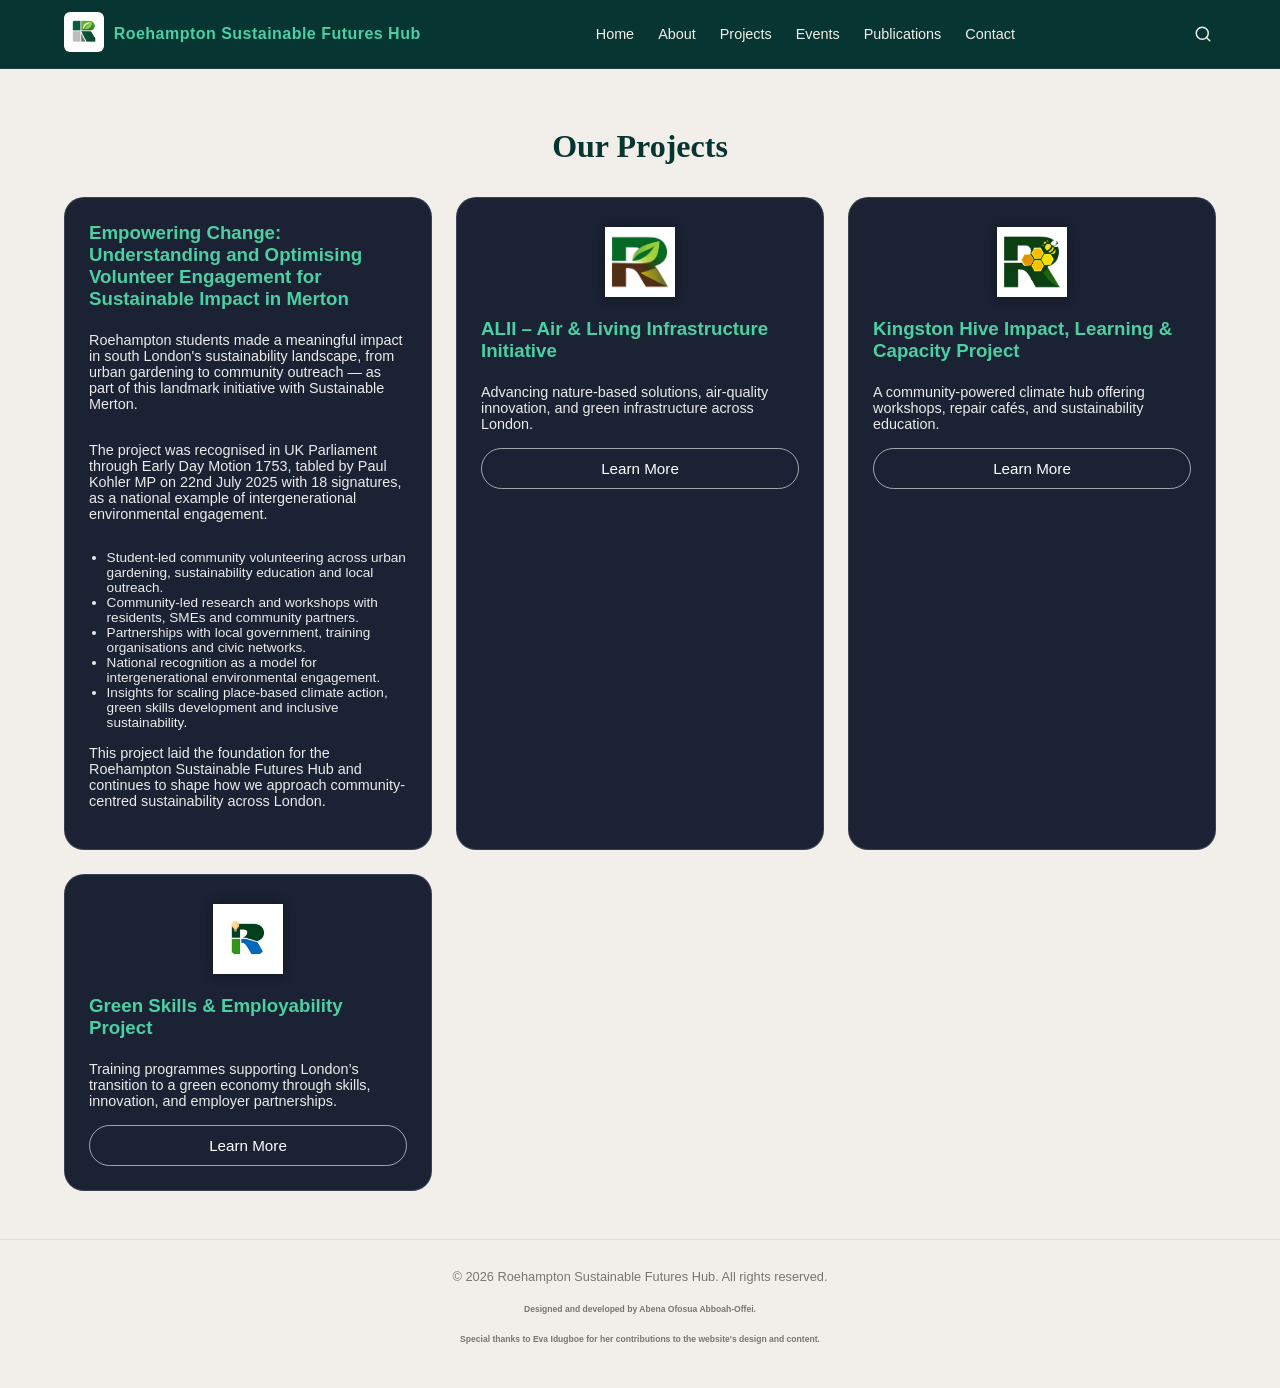
<file: projectss.html>
<!DOCTYPE html>
<html lang="en">
<head>
  <meta charset="UTF-8" />
  <meta name="viewport" content="width=device-width, initial-scale=1.0" />
  <title>Roehampton Sustainable Futures Hub | projects</title>
  <link href="https://fonts.googleapis.com/css2?family=Poppins:wght@300;400;600;700&display=swap" rel="stylesheet" />
  <link rel="stylesheet" href="styles.css" />
  <script src="script.js" defer></script>
</head>
<body>
<!-- <header class="site-header">
  <div class="logo">
    <a href="index.html">
    <img src="Roehampton Sustainable Futures hub logo.png" alt="Roehampton Sustainable Futures Hub Logo" class="logo-img">
    </a>
    <span class="logo-text">Roehampton Sustainable Futures Hub</span>
  </div>
  <nav class="main-nav">
    <a href="index.html">Home</a>
    <a href="about.html">About</a>
    <a href="projects.html">Projects</a>
    <a href="team.html">Team</a>
    <a href="impact.html">Impact</a>
    <a href="contact.html">Contact</a>
  </nav>
  <button class="nav-toggle" id="navToggle" aria-label="Toggle navigation">☰</button>
</header> -->



<header class="site-header">
  <div class="logo">
    <a href="index.html">
      <img src="Roehampton Sustainable Futures hub logo.png" class="logo-img" alt="Roehampton Sustainable Futures Hub">
    </a>
    <span class="logo-text">Roehampton Sustainable Futures Hub</span>
  </div>

  <nav class="main-nav">
    <a href="index.html">Home</a>
    <a href="about.html">About</a>
    <a href="projects.html">Projects</a>
    <!-- <a href="team.html">Team</a> -->
    <!-- <a href="impact.html">Impact</a> -->
    <a href="events.html">Events</a>
    <a href="publications.html">Publications</a>
    <!-- <a href="partners.html">Partners</a> -->
    <a href="contact.html">Contact</a>
  </nav>

  <!-- Search -->
  <div class="site-search">
    <button class="search-toggle" id="searchToggle" aria-label="Search">
      <svg width="18" height="18" viewBox="0 0 24 24" fill="none" stroke="currentColor" stroke-width="2" stroke-linecap="round" stroke-linejoin="round">
        <circle cx="11" cy="11" r="8"/>
        <line x1="21" y1="21" x2="16.65" y2="16.65"/>
      </svg>
    </button>
    <div class="search-bar" id="searchBar">
      <form action="https://www.google.com/search" method="GET" target="_blank">
        <input type="hidden" name="sitesearch" value="roehamptonsustainablefutureshub.co.uk">
        <input type="text" name="q" placeholder="Search the site..." class="search-input" id="searchInput">
        <button type="submit" class="search-submit">Go</button>
      </form>
    </div>
  </div>



  <button class="nav-toggle" id="navToggle">☰</button>
</header>



<main>
  <!-- <section class="projects"> -->
    <!-- <div class="section-heading"> -->
      <!-- <h2>Projects</h2> -->
      <!-- <p>Designed with employers, delivered by experts, focused on real-world impact.</p> -->
    <!-- </div> -->

    <!-- <div class="project-tabs">
      <button class="tab-button active" data-target="individuals">Individuals</button>
      <button class="tab-button" data-target="businesses">Businesses</button>
    </div> -->

    <!-- <div class="project-panels">
      <div class="project-panel active" id="individuals">
        <div class="project-grid">
          <article class="project-card">
            <h3>Green Careers Foundation</h3>
            <p>
              Introductory project covering climate literacy, green jobs landscape, and core
              employability skills for the green economy.
            </p>
            <ul>
              <li>Flexible, blended learning</li>
              <li>Mentoring and career coaching</li>
              <li>Progression routes into apprenticeships</li>
            </ul>
          </article>

          <article class="project-card">
            <h3>Retrofit Skills Bootcamp</h3>
            <p>
              Practical training for roles in housing retrofit, energy efficiency, and sustainable
              construction.
            </p>
            <ul>
              <li>Hands-on workshops</li>
              <li>Site visits with partner employers</li>
              <li>Industry-recognised certification</li>
            </ul>
          </article>

          <article class="project-card">
            <h3>Digital &amp; Data for Net Zero</h3>
            <p>
              For individuals interested in data, tech, and analytics roles supporting decarbonisation
              projects.
            </p>
            <ul>
              <li>Intro to data tools</li>
              <li>Real project case studies</li>
              <li>Portfolio-building tasks</li>
            </ul>
          </article>
        </div>
      </div>

      <div class="project-panel" id="businesses">
        <div class="project-grid">
          <article class="project-card">
            <h3>Green Strategy for Leadership Teams</h3>
            <p>
              Strategic workshops for senior leaders to align business goals with net zero and ESG
              commitments.
            </p>
            <ul>
              <li>Customised sessions</li>
              <li>Sector-specific insights</li>
              <li>Actionable roadmaps</li>
            </ul>
          </article> -->

          <!-- <article class="project-card">
            <h3>Operational Decarbonisation Training</h3>
            <p>
              Practical training for operations, facilities, and logistics teams to reduce emissions and
              waste.
            </p>
            <ul>
              <li>On-site and online delivery</li>
              <li>Measurement and reporting tools</li>
              <li>Continuous improvement support</li>
            </ul>
          </article> -->

          <!-- <article class="project-card">
            <h3>Employer Partnership Labs</h3>
            <p>
              Co-designed projects with employers to build bespoke green skills pipelines for their
              workforce.
            </p>
            <ul>
              <li>Co-creation with HR and L&amp;D</li>
              <li>Talent pipeline development</li>
              <li>Impact evaluation and reporting</li>
            </ul>
          </article>
        </div>
      </div>
    </div> -->
  <!-- </section> -->


  <!-- <section class="project-extra">
  <div class="section-heading">
    <h2>Our Initiative</h2> -->
    <!-- <p>Explore the wider ecosystem of innovation and sustainability we contribute to.</p> -->
  <!-- </div> -->

  <!-- <div class="accordion"> -->

    <!-- INITIATIVE -->
    <!-- <h3 style="margin-top:1rem; color:var(--accent);">Initiative</h3> -->

    <!-- Sustainable Merton -->
    <!-- <div class="accordion-item">
      <button class="accordion-header">Sustainable Merton – Pilot Project</button>
      <div class="accordion-content">
        <p>
          Sustainable Merton was the award-recognised pilot that led directly to the creation of the
          Roehampton Sustainable Futures Hub. It was developed as a community-centred, place-based
          initiative to demonstrate how universities can partner with residents, local authorities,
          SMEs and voluntary organisations to deliver practical sustainability solutions across south-west London.
        </p>
        <p>
          The pilot combined door-to-door engagement, neighbourhood listening sessions, co-design
          workshops and applied research. It generated evidence on air quality, green and living
          infrastructure, energy efficiency, green skills demand, sustainable transport and place-based
          environmental engagement.
        </p>
        <p>
          Sustainable Merton received national recognition and was highlighted in the UK Parliament through
          Early Day Motion 1753. Its success showed how collaborative, evidence-led environmental action
          can strengthen local capacity, support community innovation and influence wider sustainability policy.
        </p>
        <ul>
          <li>Community-led research and workshops with residents, SMEs and community partners.</li>
          <li>Partnerships with local government, training organisations and civic networks.</li>
          <li>Applied pilots in air quality monitoring, circular economy learning, retrofit and active travel.</li>
          <li>Insights for scaling place-based climate action, green skills development and inclusive sustainability.</li>
        </ul>
        <p>
          The lessons from Sustainable Merton underpin RSFH’s current work: connecting teaching, research,
          community engagement and partnership to create practical, locally grounded sustainability impact.
        </p>
      </div>
    </div> -->


    <!-- PROJECTS -->
    <!-- <h3 style="margin-top:2rem; color:var(--accent);">Projects</h3> -->

    <!-- ALII -->
    <!-- <div class="accordion-item">
      <button class="accordion-header">ALII – Air & Living Infrastructure Initiative</button>
      <div class="accordion-content">
        <p>
          ALII focuses on nature‑based solutions, air quality innovation, and green infrastructure 
          across London. The initiative supports research, training, and community‑led projects 
          that improve environmental resilience and urban wellbeing.
        </p>
      </div>
    </div> -->

    <!-- Kingston Hive -->
    <!-- <div class="accordion-item">
      <button class="accordion-header">Kingston Hive – Impact, Learning & Capacity Project</button>
      <div class="accordion-content">
        <p>
          The Kingston Hive is a community‑powered climate hub offering workshops, sustainability 
          education, repair cafés, and local action projects. It empowers residents to build practical 
          green skills and take climate‑positive action.
        </p>
      </div>
    </div> -->

    <!-- Green Skills -->
    <!-- <div class="accordion-item">
      <button class="accordion-header">Green Skills & Employability Project</button>
      <div class="accordion-content">
        <p> -->
          <!-- Our Green Skills projects provide pathways into the growing green economy, from retrofit 
          and energy efficiency to digital and data for net zero. Designed with employers and aligned 
          with London’s climate goals. -->
        <!-- </p>
      </div>
    </div>

  </div> -->
<!-- </section> -->



<section id="projects" class="projects">
  <div class="section-heading">
    <h2>Our Projects</h2>
    <!-- <p>Key initiatives driving sustainability, innovation, and community impact.</p> -->
  </div>

  <div class="project-grid">

    <!-- INITIATIVE -->
    <!-- <h3 style="margin-top:1rem; color:var(--accent);">Initiative</h3> -->

    <!-- Sustainable Merton -->
    <!-- <div class="accordion-item">
      <button class="accordion-header">Sustainable Merton – Pilot Project</button>
      <div class="accordion-content">
        <p>
          Sustainable Merton was the award-recognised pilot that led directly to the creation of the
          Roehampton Sustainable Futures Hub. It was developed as a community-centred, place-based
          initiative to demonstrate how universities can partner with residents, local authorities,
          SMEs and voluntary organisations to deliver practical sustainability solutions across south-west London.
        </p>
        <p>
          The pilot combined door-to-door engagement, neighbourhood listening sessions, co-design
          workshops and applied research. It generated evidence on air quality, green and living
          infrastructure, energy efficiency, green skills demand, sustainable transport and place-based
          environmental engagement.
        </p>
        <p>
          Sustainable Merton received national recognition and was highlighted in the UK Parliament through
          Early Day Motion 1753. Its success showed how collaborative, evidence-led environmental action
          can strengthen local capacity, support community innovation and influence wider sustainability policy.
        </p>
        <ul>
          <li>Community-led research and workshops with residents, SMEs and community partners.</li>
          <li>Partnerships with local government, training organisations and civic networks.</li>
          <li>Applied pilots in air quality monitoring, circular economy learning, retrofit and active travel.</li>
          <li>Insights for scaling place-based climate action, green skills development and inclusive sustainability.</li>
        </ul>
        <p>
          The lessons from Sustainable Merton underpin RSFH’s current work: connecting teaching, research,
          community engagement and partnership to create practical, locally grounded sustainability impact.
        </p>
      </div>
    </div> -->


    <!-- Sustainable Merton -->
     <article class="project-card">
      <!-- <div class="project-logo">
        <img src="ALII.png" alt="ALII Logo">
      </div> -->
      <h3>Empowering Change: Understanding and 
        Optimising Volunteer Engagement for Sustainable Impact in Merton</h3>
      
      <p>Roehampton students made a meaningful impact in south London's sustainability landscape, 
    from urban gardening to community outreach — as part of this landmark initiative with 
    Sustainable Merton.</p>
  <p>The project was recognised in UK Parliament through Early Day Motion 1753, tabled by Paul 
    Kohler MP on 22nd July 2025 with 18 signatures, as a national example of intergenerational 
    environmental engagement.</p>

    
  <!-- <ul>
    <li>Student-led volunteering across urban gardening, sustainability education and community outreach.</li>
    <li>Partnerships with local government, training organisations and civic networks.</li>
    <li>Applied pilots in air quality monitoring, circular economy learning, retrofit and active travel.</li>
    <li>Foundation for the Roehampton Sustainable Futures Hub.</li>
  </ul> -->
  <ul>
  <li>Student-led community volunteering across urban gardening, sustainability education and local outreach.</li>
  <li>Community-led research and workshops with residents, SMEs and community partners.</li>
  <li>Partnerships with local government, training organisations and civic networks.</li>
  <!-- <li>Applied pilots in air quality monitoring, circular economy learning, retrofit and active travel.</li> -->
  <li>National recognition as a model for intergenerational environmental engagement.</li>
  <li>Insights for scaling place-based climate action, green skills development and inclusive sustainability.</li>
</ul>

<p>This project laid the foundation for the Roehampton Sustainable Futures Hub and continues to 
  shape how we approach community-centred sustainability across London.</p>
        
      <!-- <a href="https://www.instagram.com/airlivinginfrastructure?igsh=MTg4NWN0aXRzeTl4Mg==" class="btn secondary">Learn More</a> -->
    </article>


    <!-- ALII -->
     <article class="project-card">
      <div class="project-logo">
        <img src="ALII.png" alt="ALII Logo">
      </div>
      <h3>ALII – Air & Living Infrastructure Initiative</h3>
      <p>
        Advancing nature‑based solutions, air‑quality innovation, and green infrastructure
        across London.
      </p>

      <!-- <p>Led by Professor Ayse Demir and her multidisciplinary research team — 
            including Dr. Atiqur Rahman Khan, Dr. Burcak Erdogan Onur, Gabriela Molina Murillas, 
            Eva Idugboe and Abena Ofosua Abboah-Offei — and delivered in strategic partnership with 
            A Greener London, ALII represents exactly the kind of collaborative, impact-driven research 
            the Hub was built to enable. Funded through the UK Shared Prosperity Fund via BIG Growth, 
            the initiative translates environmental data into actionable strategies that communities, 
            councils and planners can act on today.
          </p> -->


      <a href="https://www.instagram.com/airlivinginfrastructure?igsh=MTg4NWN0aXRzeTl4Mg==" class="btn secondary">Learn More</a>
    </article>

   
   
   
    <!-- <article class="project-card"> -->
  <!-- <div class="project-logo">
    <img src="ALII.png" alt="ALII Logo">
  </div>

  <h3>ALII – Air & Living Infrastructure Initiative</h3>
  <p>
    Advancing nature‑based solutions, air‑quality innovation, and green infrastructure
    across London.
  </p> -->

  <!-- Learn More Button -->
  <!-- <button class="btn secondary alii-toggle">Learn More</button> -->

  <!-- HIDDEN EXPANDED CONTENT -->
  <!-- <div class="alii-expanded">
    <p class="expanded-text">
      The Air & Living Infrastructure Initiative (ALII) explores nature‑based solutions,
      environmental monitoring and green infrastructure to improve air quality and urban
      wellbeing across London. The project brings together community partners, researchers
      and local authorities to co‑create evidence‑led approaches to cleaner, healthier
      neighbourhoods.
    </p> -->

    <!-- <div class="alii-gallery">
      <div class="alii-image-card">
        <img src="images/alii-1.jpg" alt="ALII environmental monitoring">
        <p class="caption">Community‑led air quality monitoring across high‑impact locations.</p>
      </div> -->

      <!-- <div class="alii-image-card">
        <img src="images/alii-2.jpg" alt="Green infrastructure installation">
        <p class="caption">Testing green and living infrastructure to reduce pollution exposure.</p>
      </div> -->

      <!-- <div class="alii-image-card">
        <img src="images/alii-3.jpg" alt="Nature based solutions workshop">
        <p class="caption">Workshops exploring nature‑based solutions with local partners.</p>
      </div>
    </div> -->

    <!-- <a href="https://www.instagram.com/airlivinginfrastructure?igsh=MTg4NWN0aXRzeTl4Mg==" 
       class="btn secondary small-pill">
      Visit ALII on Instagram
    </a>
  </div>
</article> -->


    <!-- Kingston Hive -->
    <article class="project-card">
      <div class="project-logo">
        <img src="Kingstonhive.png" alt="Kingston Hive Logo">
      </div>
      <h3>Kingston Hive Impact, Learning & Capacity Project</h3>
      <p>
        A community‑powered climate hub offering workshops, repair cafés, and sustainability
        education.
      </p>
      <a href="https://www.instagram.com/kingstonhive_impact?igsh=c2N0ejV6ZXFqcDlr" class="btn secondary">Learn More</a>
    </article>

    <!-- Green Skills -->
    <article class="project-card">
      <div class="project-logo">
        <img src="Green Skills.jpeg" alt="Green Skills Logo">
      </div>
      <h3>Green Skills & Employability Project</h3>
      <p>
        Training programmes supporting London’s transition to a green economy through skills,
        innovation, and employer partnerships.
      </p>
      <a href="https://www.instagram.com/greenskills_?igsh=bXJsNjM1cGhsYzZo" class="btn secondary">Learn More</a>
    </article>

  </div>
</section>


</main>

<footer class="site-footer">
  <p>© <span id="year"></span> Roehampton Sustainable Futures Hub. All rights reserved.</p>
  <h6><p>Designed and developed by Abena Ofosua Abboah-Offei.</p></h6>
  <h6><p>Special thanks to Eva Idugboe for her contributions to the website's design and content.</p></h6>
</footer>
</body>
</html>
</file>
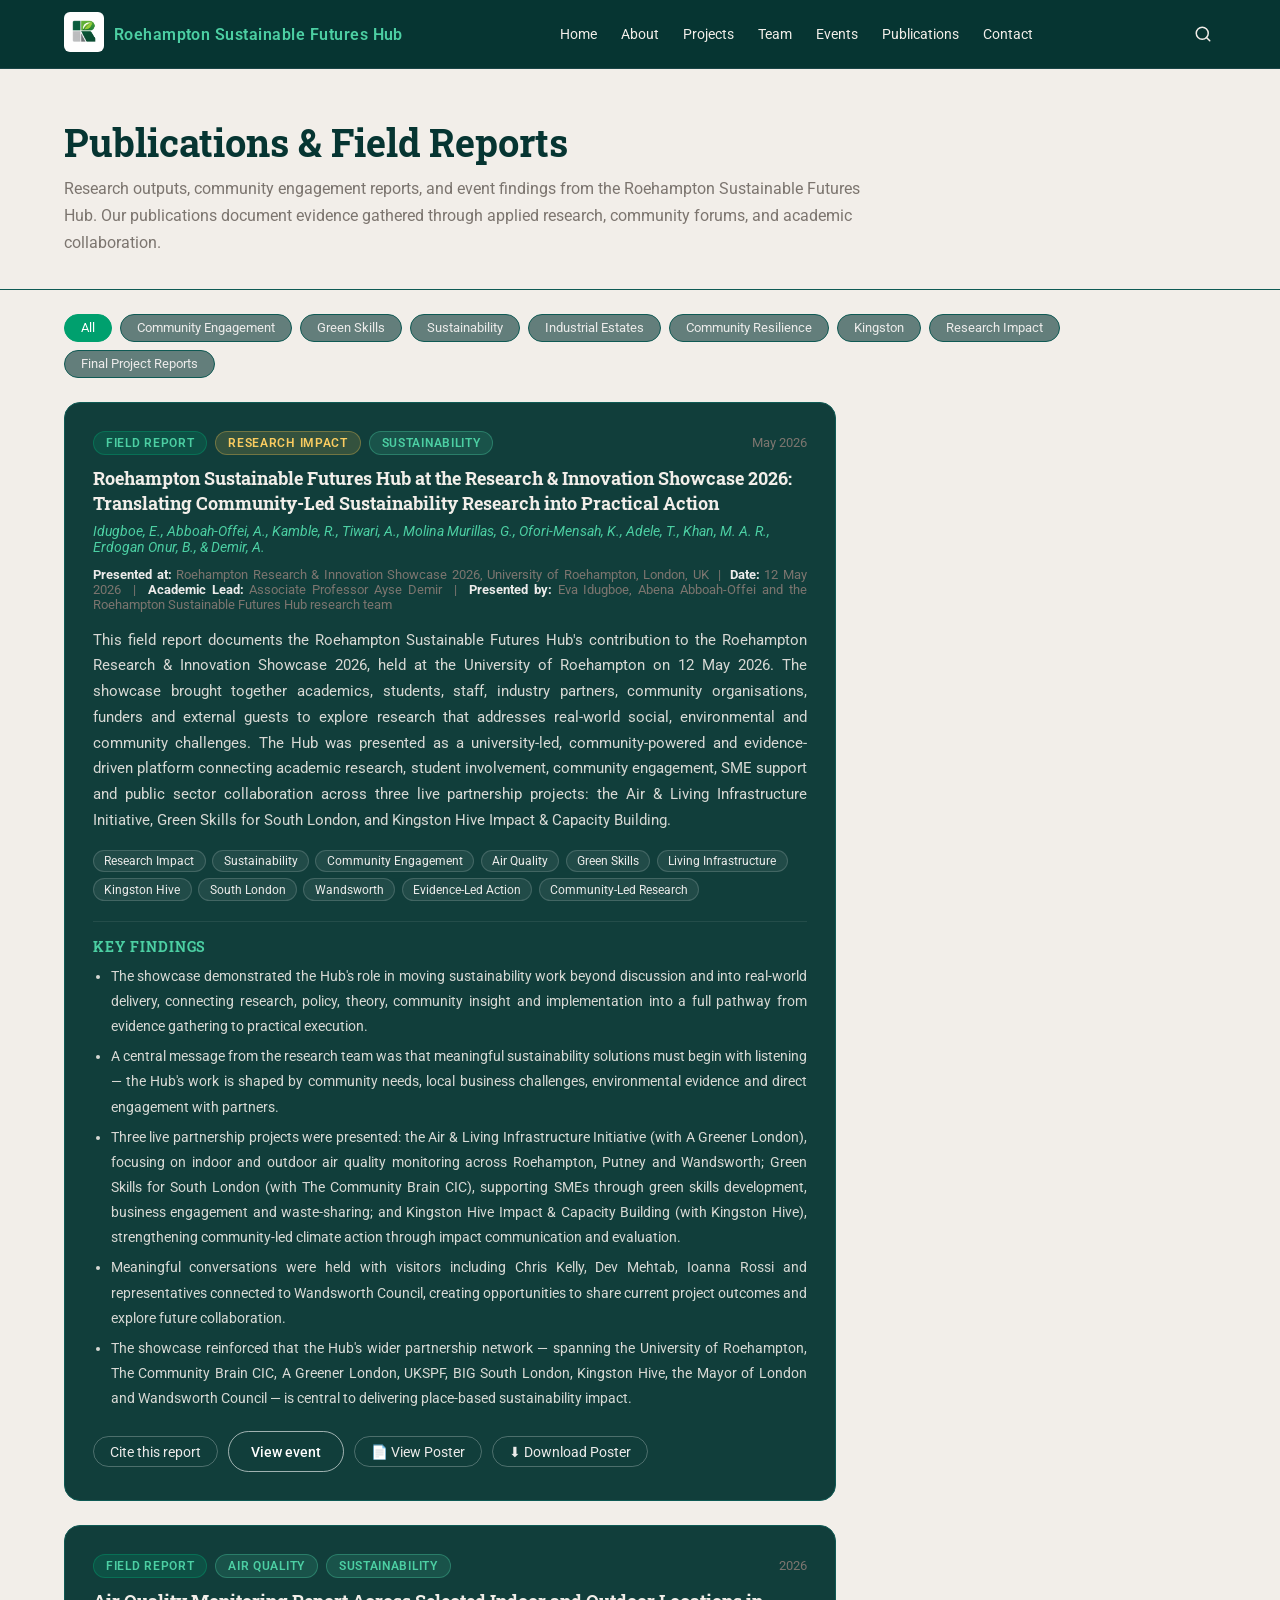
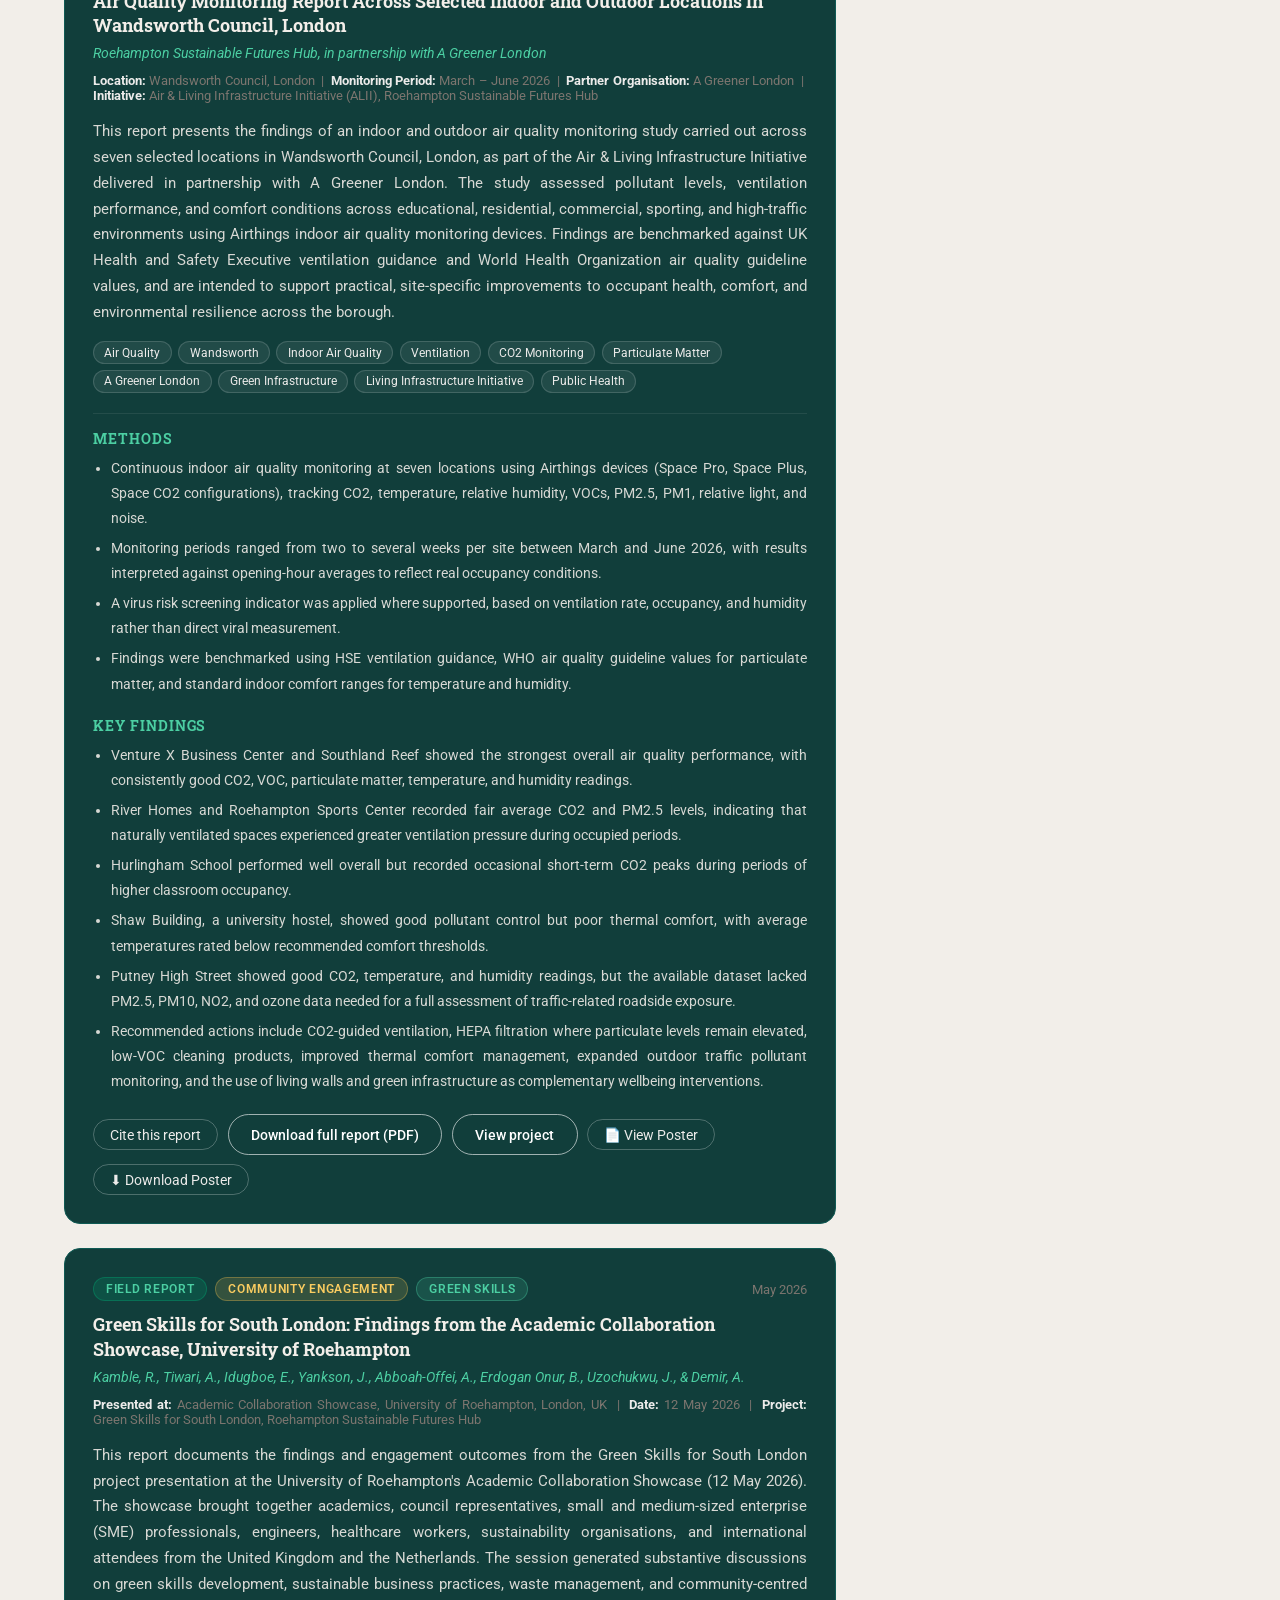
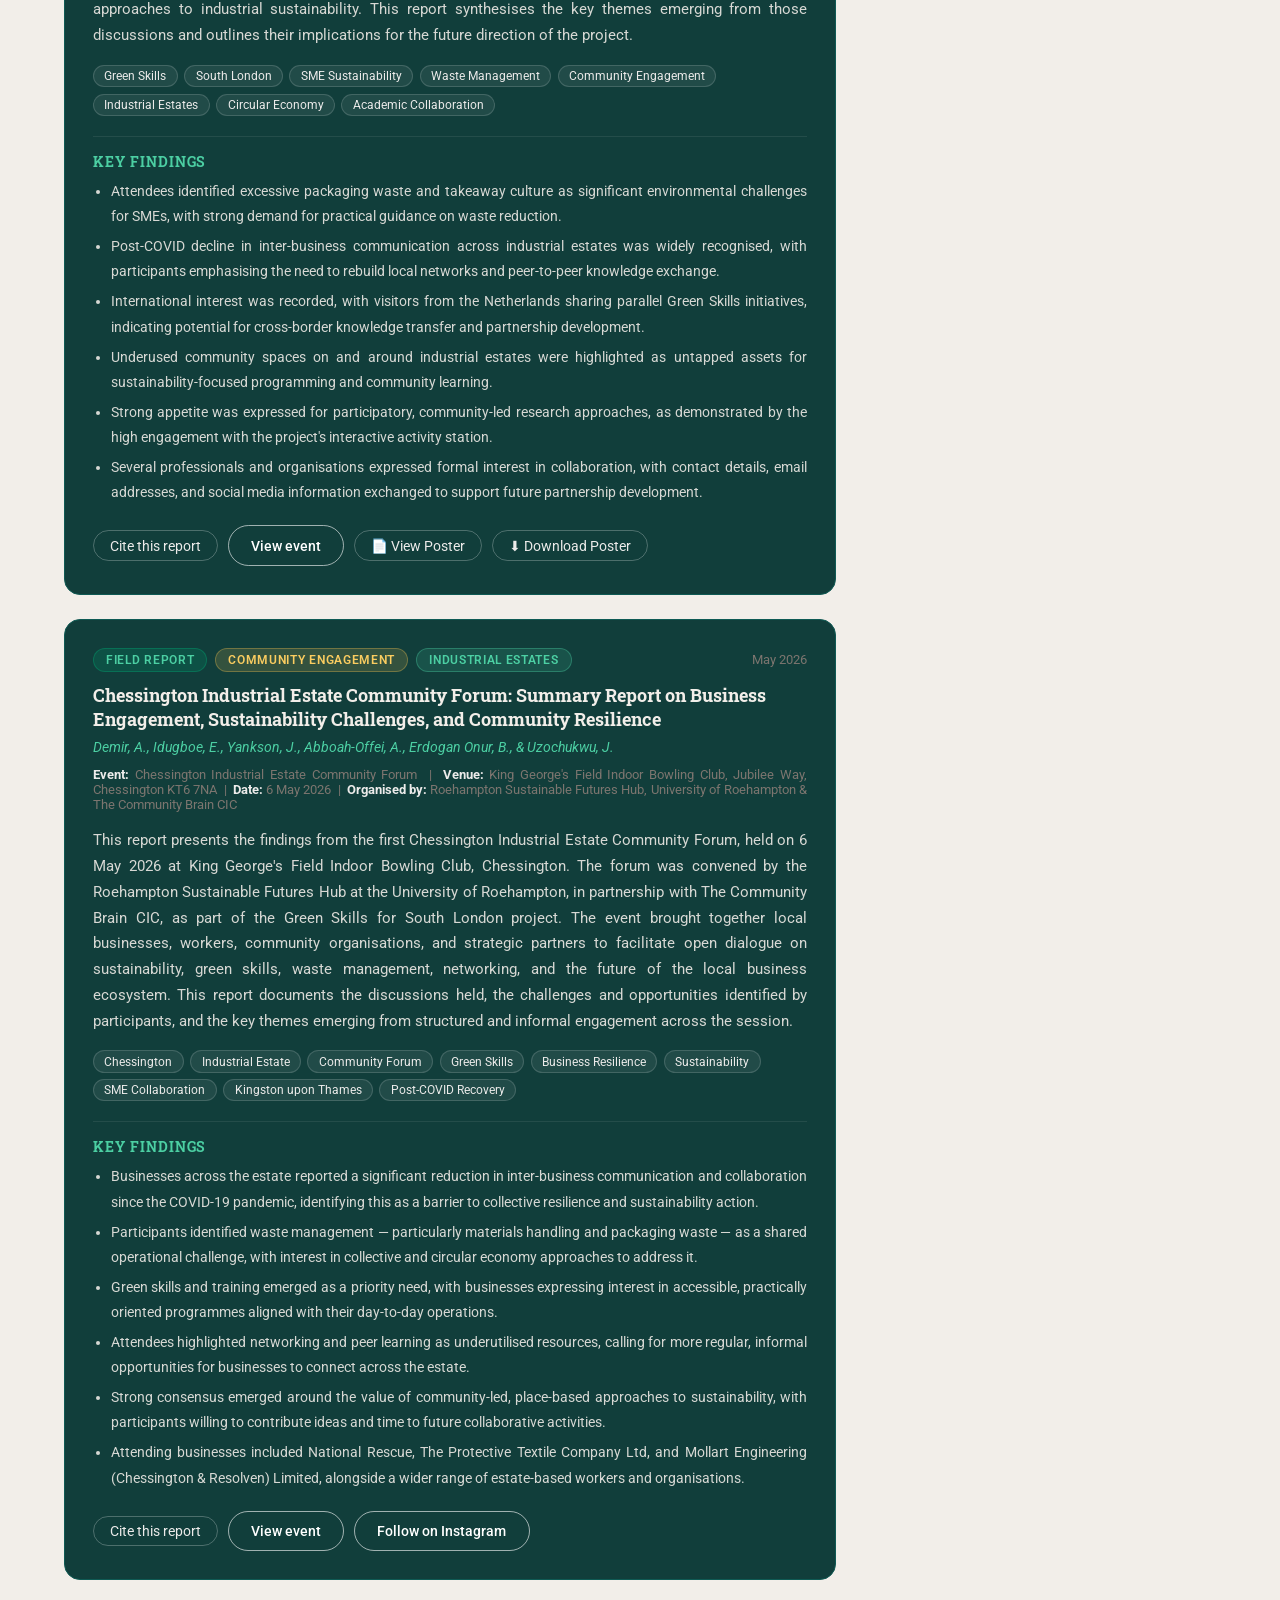
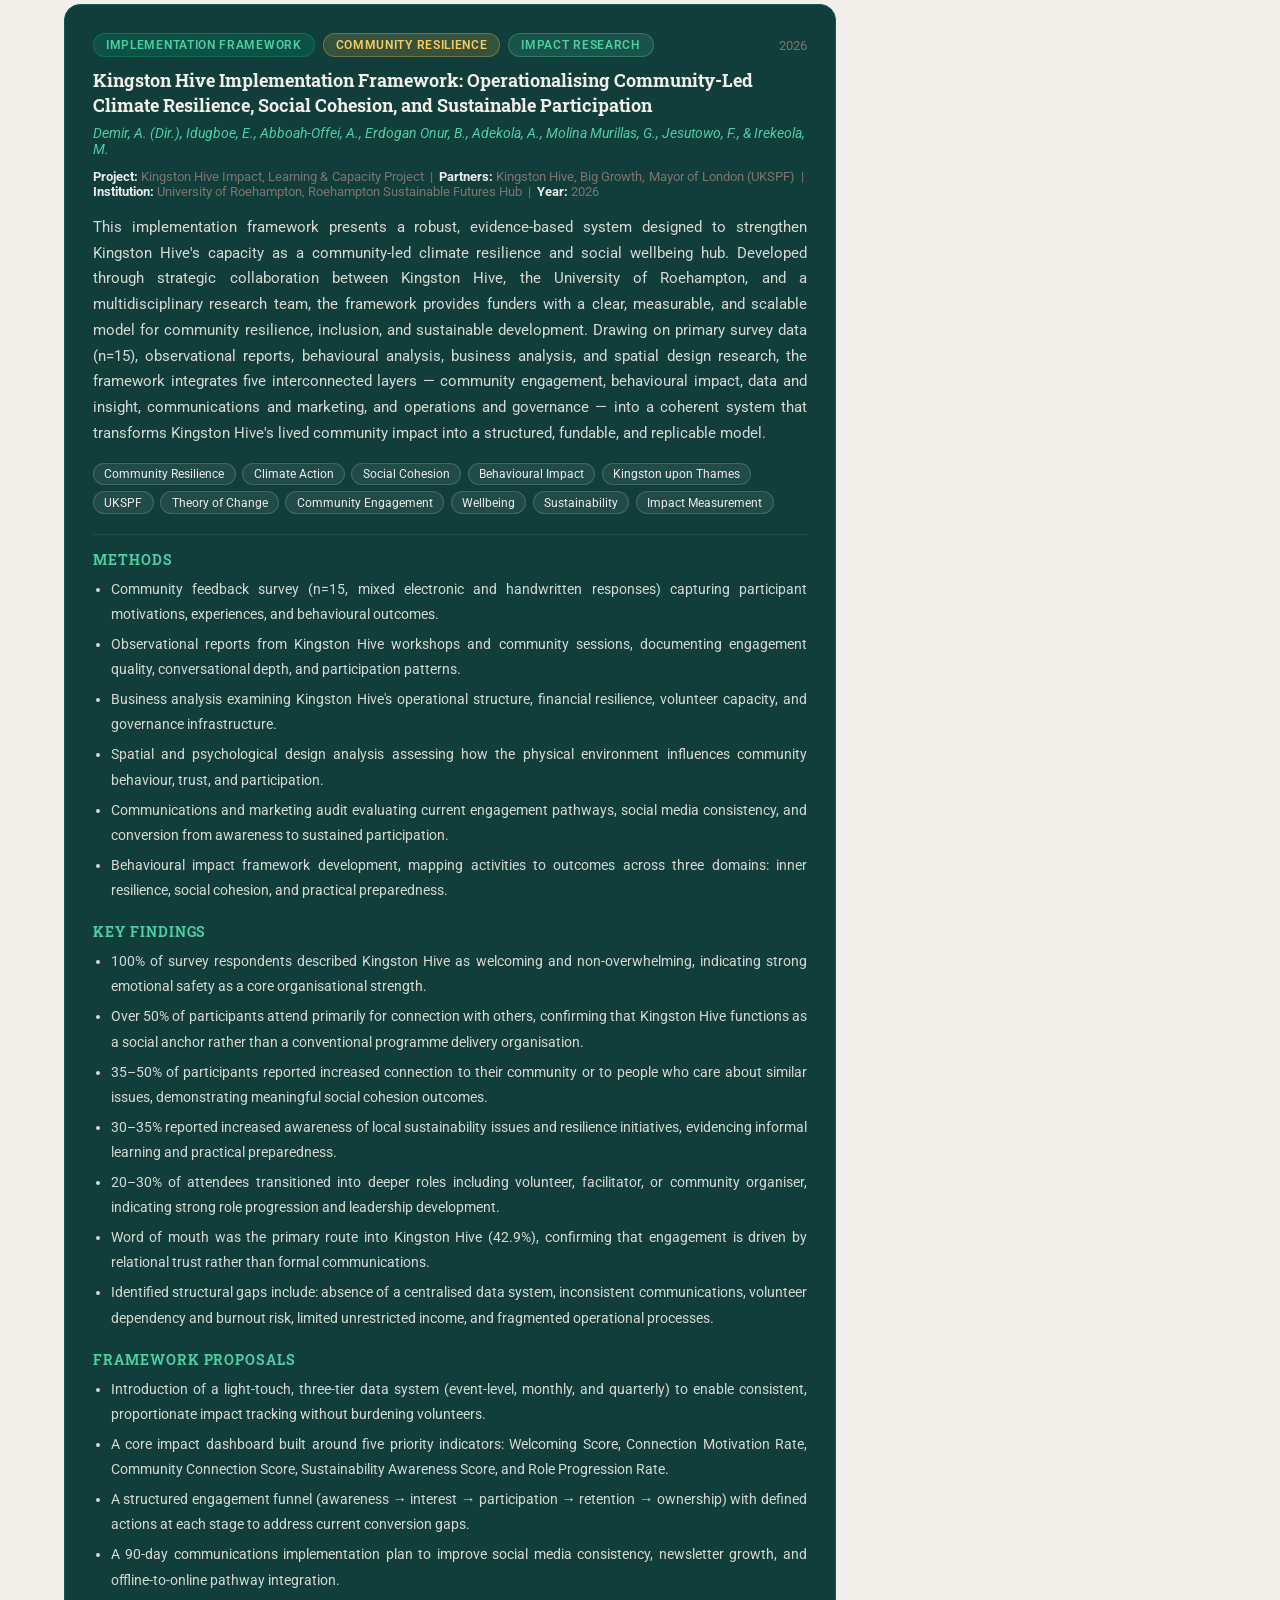
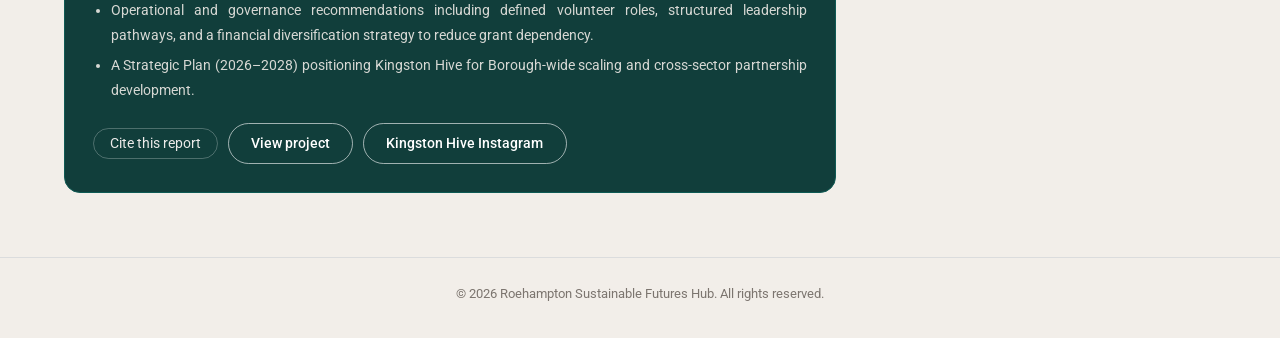
<file: publications.html>
<!DOCTYPE html>
<html lang="en">
<head>
  <meta charset="UTF-8" />
  <meta name="viewport" content="width=device-width, initial-scale=1.0" />
  <title>Roehampton Sustainable Futures Hub | Publications</title>
  <link href="https://fonts.googleapis.com/css2?family=Poppins:wght@300;400;600;700&display=swap" rel="stylesheet" />
  <link href="https://fonts.googleapis.com/css2?family=Roboto:wght@300;400;500;700&family=Roboto+Slab:wght@500;600;700&display=swap" rel="stylesheet" />
  <link rel="stylesheet" href="styles.css" />
  <script src="script.js" defer></script>
  <style>
    .pub-hero {
      padding: 3rem 5vw 2rem;
      border-bottom: 1px solid var(--border-subtle);
    }
    .pub-hero h1 {
      font-family: var(--font-heading);
      font-size: clamp(1.6rem, 3vw, 2.4rem);
      color: var(--text-main);
      margin: 0 0 0.5rem;
    }
    .pub-hero p {
      color: var(--text-muted);
      font-size: 1rem;
      max-width: 52rem;
      line-height: 1.7;
      margin: 0;
    }
    .pub-filters {
      display: flex;
      flex-wrap: wrap;
      gap: 0.5rem;
      padding: 1.5rem 5vw 0;
    }
    .pub-filter-btn {
      background: rgba(6, 53, 50, 0.6);
      border: 1px solid var(--border-subtle);
      color: #ECEBEA;
      border-radius: 999px;
      padding: 0.35rem 1rem;
      font-size: 0.82rem;
      cursor: pointer;
      font-family: var(--font-main);
      transition: background 0.2s ease, border-color 0.2s ease;
    }
    .pub-filter-btn:hover,
    .pub-filter-btn.active {
      background: var(--accent);
      border-color: var(--accent);
      color: #fff;
    }
    .pub-list {
      padding: 1.5rem 5vw 4rem;
      display: flex;
      flex-direction: column;
      gap: 1.5rem;
      max-width: 900px;
    }
    .pub-card {
      background: rgba(6, 53, 50, 0.95);
      border: 1px solid var(--border-subtle);
      border-radius: 1rem;
      padding: 1.75rem;
      position: relative;
    }
    .pub-meta-row {
      display: flex;
      flex-wrap: wrap;
      gap: 0.5rem;
      align-items: center;
      margin-bottom: 0.75rem;
    }
    .pub-badge {
      font-size: 0.72rem;
      font-weight: 600;
      letter-spacing: 0.06em;
      text-transform: uppercase;
      padding: 0.25rem 0.75rem;
      border-radius: 999px;
    }
    .badge-report    { background: rgba(0,160,110,0.2);   color: #4CCFA3; border: 1px solid rgba(0,160,110,0.4); }
    .badge-fieldwork { background: rgba(76,207,163,0.15); color: #4CCFA3; border: 1px solid rgba(76,207,163,0.35); }
    .badge-community { background: rgba(255,200,80,0.15); color: #FACC60; border: 1px solid rgba(255,200,80,0.3); }
    .pub-year {
      font-size: 0.82rem;
      color: var(--text-muted);
      margin-left: auto;
    }
    .pub-card h2 {
      font-family: var(--font-heading);
      font-size: 1.1rem;
      color: #F2EEE9;
      margin: 0 0 0.4rem;
      line-height: 1.4;
    }
    .pub-authors {
      font-size: 0.85rem;
      color: #4CCFA3;
      margin: 0 0 0.75rem;
      font-style: italic;
    }
    .pub-source {
      font-size: 0.82rem;
      color: var(--text-muted);
      margin: 0 0 1rem;
      text-align: justify;
    }
    .pub-source strong { color: #ECEBEA; }
    .pub-abstract {
      font-size: 0.92rem;
      color: rgba(242, 238, 233, 0.88);
      line-height: 1.75;
      margin: 0 0 1rem;
      text-align: justify;
    }
    .pub-keywords {
      display: flex;
      flex-wrap: wrap;
      gap: 0.4rem;
      margin-bottom: 1.25rem;
    }
    .pub-keyword {
      font-size: 0.75rem;
      background: rgba(255,255,255,0.07);
      border: 1px solid rgba(255,255,255,0.15);
      color: #ECEBEA;
      border-radius: 999px;
      padding: 0.2rem 0.65rem;
    }
    .pub-divider {
      border: none;
      border-top: 1px solid rgba(255,255,255,0.08);
      margin: 0 0 1rem;
    }
    .pub-findings { margin: 0 0 1.25rem; }
    .pub-findings h4 {
      font-family: var(--font-heading);
      font-size: 0.85rem;
      color: #4CCFA3;
      text-transform: uppercase;
      letter-spacing: 0.07em;
      margin: 0 0 0.5rem;
    }
    .pub-findings ul {
      padding-left: 1.1rem;
      margin: 0;
      color: rgba(242,238,233,0.88);
      font-size: 0.9rem;
      line-height: 1.75;
      text-align: justify;
    }
    .pub-findings ul li { margin-bottom: 0.3rem; }
    .pub-actions {
      display: flex;
      flex-wrap: wrap;
      gap: 0.6rem;
      align-items: center;
    }
    .pub-actions a { font-size: 0.85rem; }
    .pub-cite-toggle {
      background: none;
      border: 1px solid rgba(255,255,255,0.25);
      color: #ECEBEA;
      border-radius: 999px;
      padding: 0.4rem 1rem;
      font-size: 0.85rem;
      cursor: pointer;
      font-family: var(--font-main);
      transition: background 0.2s ease;
    }
    .pub-cite-toggle:hover { background: rgba(255,255,255,0.07); }
    .pub-cite-block {
      display: none;
      margin-top: 1rem;
      background: rgba(0,0,0,0.25);
      border: 1px solid rgba(255,255,255,0.1);
      border-radius: 0.6rem;
      padding: 1rem 1.25rem;
    }
    .pub-cite-block p {
      font-size: 0.83rem;
      color: #ECEBEA;
      line-height: 1.65;
      font-family: var(--font-main);
      margin: 0;
    }
    .pub-cite-block .cite-label {
      font-size: 0.72rem;
      text-transform: uppercase;
      letter-spacing: 0.08em;
      color: #4CCFA3;
      margin-bottom: 0.4rem;
      display: block;
    }
    @media (max-width: 720px) {
      .pub-list    { padding-inline: 1.25rem; }
      .pub-hero    { padding-inline: 1.25rem; }
      .pub-filters { padding-inline: 1.25rem; }
    }
  </style>
</head>
<body>

<header class="site-header">
  <div class="logo">
    <a href="index.html">
      <img src="Roehampton Sustainable Futures hub logo.png" class="logo-img" alt="Roehampton Sustainable Futures Hub">
    </a>
    <span class="logo-text">Roehampton Sustainable Futures Hub</span>
  </div>
  <nav class="main-nav">
    <a href="index.html">Home</a>
    <a href="about.html">About</a>
    <a href="projects.html">Projects</a>
    <a href="team.html">Team</a>
    <!-- <a href="impact.html">Impact</a> -->
    <a href="events.html">Events</a>
    <a href="publications.html">Publications</a>
    <!-- <a href="partners.html">Partners</a> -->
    <a href="contact.html">Contact</a>




    <!-- <a href="index.html">Home</a>
    <a href="about.html">About</a>
    <a href="projects.html">Projects</a>
    <a href="events.html">Events</a>
    <a href="publications.html" class="active">Publications</a>
    <a href="contact.html">Contact</a> -->
  </nav>

  <!-- Search -->
<div class="site-search">
  <button class="search-toggle" id="searchToggle" aria-label="Search">
    <svg width="18" height="18" viewBox="0 0 24 24" fill="none" stroke="currentColor" stroke-width="2" stroke-linecap="round" stroke-linejoin="round">
      <circle cx="11" cy="11" r="8"/>
      <line x1="21" y1="21" x2="16.65" y2="16.65"/>
    </svg>
  </button>
  <div class="search-bar" id="searchBar">
    <input type="text" placeholder="Search the site..." class="search-input" id="searchInput">
    <button class="search-submit" id="searchSubmit">Go</button>
  </div>
</div>

  <button class="nav-toggle" id="navToggle">☰</button>
</header>

<main>

  <div class="pub-hero">
    <h1>Publications &amp; Field Reports</h1>
    <p>Research outputs, community engagement reports, and event findings from the Roehampton Sustainable Futures Hub. Our publications document evidence gathered through applied research, community forums, and academic collaboration.</p>
  </div>

  <div class="pub-filters">
    <button class="pub-filter-btn active" data-filter="all">All</button>
    <button class="pub-filter-btn" data-filter="community-engagement">Community Engagement</button>
    <button class="pub-filter-btn" data-filter="green-skills">Green Skills</button>
    <button class="pub-filter-btn" data-filter="sustainability">Sustainability</button>
    <button class="pub-filter-btn" data-filter="industrial-estates">Industrial Estates</button>
    <button class="pub-filter-btn" data-filter="community-resilience">Community Resilience</button>
    <button class="pub-filter-btn" data-filter="kingston">Kingston</button>
    <button class="pub-filter-btn" data-filter="research-impact">Research Impact</button>
    <button class="pub-filter-btn" data-filter="final-reports">Final Project Reports</button>
  </div>

  <div class="pub-list">

    <!-- PUBLICATION 1: Research & Innovation Showcase -->
    <article class="pub-card" data-tags="community-engagement sustainability research-impact">
      <div class="pub-meta-row">
        <span class="pub-badge badge-report">Field Report</span>
        <span class="pub-badge badge-community">Research Impact</span>
        <span class="pub-badge badge-fieldwork">Sustainability</span>
        <span class="pub-year">May 2026</span>
      </div>

      <h2>Roehampton Sustainable Futures Hub at the Research &amp; Innovation Showcase 2026: Translating Community-Led Sustainability Research into Practical Action</h2>
      <p class="pub-authors">Idugboe, E., Abboah-Offei, A., Kamble, R., Tiwari, A., Molina Murillas, G., Ofori-Mensah, K., Adele, T., Khan, M. A. R., Erdogan Onur, B., &amp; Demir, A.</p>
      <p class="pub-source">
        <strong>Presented at:</strong> Roehampton Research &amp; Innovation Showcase 2026, University of Roehampton, London, UK &nbsp;|&nbsp;
        <strong>Date:</strong> 12 May 2026 &nbsp;|&nbsp;
        <strong>Academic Lead:</strong> Associate Professor Ayse Demir &nbsp;|&nbsp;
        <strong>Presented by:</strong> Eva Idugboe, Abena Abboah-Offei and the Roehampton Sustainable Futures Hub research team
      </p>

      <p class="pub-abstract">
        This field report documents the Roehampton Sustainable Futures Hub's contribution to the 
        Roehampton Research &amp; Innovation Showcase 2026, held at the University of Roehampton on 
        12 May 2026. The showcase brought together academics, students, staff, industry partners, 
        community organisations, funders and external guests to explore research that addresses 
        real-world social, environmental and community challenges. The Hub was presented as a 
        university-led, community-powered and evidence-driven platform connecting academic research, 
        student involvement, community engagement, SME support and public sector collaboration across 
        three live partnership projects: the Air &amp; Living Infrastructure Initiative, Green Skills 
        for South London, and Kingston Hive Impact &amp; Capacity Building.
      </p>

      <div class="pub-keywords">
        <span class="pub-keyword">Research Impact</span>
        <span class="pub-keyword">Sustainability</span>
        <span class="pub-keyword">Community Engagement</span>
        <span class="pub-keyword">Air Quality</span>
        <span class="pub-keyword">Green Skills</span>
        <span class="pub-keyword">Living Infrastructure</span>
        <span class="pub-keyword">Kingston Hive</span>
        <span class="pub-keyword">South London</span>
        <span class="pub-keyword">Wandsworth</span>
        <span class="pub-keyword">Evidence-Led Action</span>
        <span class="pub-keyword">Community-Led Research</span>
      </div>

      <hr class="pub-divider">

      <div class="pub-findings">
        <h4>Key Findings</h4>
        <ul>
          <li>The showcase demonstrated the Hub's role in moving sustainability work beyond discussion 
            and into real-world delivery, connecting research, policy, theory, community insight and 
            implementation into a full pathway from evidence gathering to practical execution.</li>
          <li>A central message from the research team was that meaningful sustainability solutions must 
            begin with listening — the Hub's work is shaped by community needs, local business challenges,
             environmental evidence and direct engagement with partners.</li>
          <li>Three live partnership projects were presented: the Air &amp; Living Infrastructure 
            Initiative (with A Greener London), focusing on indoor and outdoor air quality monitoring across 
            Roehampton, Putney and Wandsworth; Green Skills for South London (with The Community Brain CIC), 
            supporting SMEs through green skills development, business engagement and waste-sharing; and 
            Kingston Hive Impact &amp; Capacity Building (with Kingston Hive), strengthening community-led 
            climate action through impact communication and evaluation.</li>
          <li>Meaningful conversations were held with visitors including Chris Kelly, Dev Mehtab, Ioanna Rossi 
            and representatives connected to Wandsworth Council, creating opportunities to share current project 
            outcomes and explore future collaboration.</li>
          <li>The showcase reinforced that the Hub's wider partnership network — spanning the University of 
            Roehampton, The Community Brain CIC, A Greener London, UKSPF, BIG South London, Kingston Hive, the 
            Mayor of London and Wandsworth Council — is central to delivering place-based sustainability impact.</li>
        </ul>
      </div>

      <!-- <div class="pub-actions">
        <button class="pub-cite-toggle" onclick="toggleCite(this)">Cite this report</button>
        <a href="events.html#academic-showcase" class="btn secondary" style="font-size:0.85rem;">View event</a>
      </div> -->

      <div class="pub-actions">
        <button class="pub-cite-toggle" onclick="toggleCite(this)">Cite this report</button>
        <a href="events.html#academic-showcase" class="btn secondary" style="font-size:0.85rem;">View event</a>
        <a href="hub-poster.pdf" target="_blank"
          style="display:inline-flex; align-items:center; gap:0.5rem; padding:0.4rem 1rem; border-radius:999px; border:1px solid rgba(255,255,255,0.25); color:#ECEBEA; font-size:0.85rem; text-decoration:none;">
          📄 View Poster
        </a>
        <a href="hub-poster.pdf" download
          style="display:inline-flex; align-items:center; gap:0.5rem; padding:0.4rem 1rem; border-radius:999px; border:1px solid rgba(255,255,255,0.25); color:#ECEBEA; font-size:0.85rem; text-decoration:none;">
          ⬇ Download Poster
        </a>
      </div>

      <div class="pub-cite-block">
        <span class="cite-label">APA 7th Edition</span>
        <p>Idugboe, E., Abboah-Offei, A., Kamble, R., Tiwari, A., Molina Murillas, G., Ofori-Mensah, K., Adele, T., Khan, M. A. R., Erdogan Onur, B., &amp; Demir, A. (2026, May 12). <em>Roehampton Sustainable Futures Hub at the Research &amp; Innovation Showcase 2026: Translating community-led sustainability research into practical action.</em> Field report presented at the Roehampton Research &amp; Innovation Showcase 2026, University of Roehampton, London, United Kingdom. Roehampton Sustainable Futures Hub.</p>
      </div>
    </article>


    <!-- PUBLICATION 2: Air Quality Monitoring Report (NEW) -->
    <article class="pub-card" data-tags="sustainability research-impact final-reports">
      <!-- <article class="pub-card" data-tags=" final-reports"></article> -->
      <div class="pub-meta-row">
        <span class="pub-badge badge-report">Field Report</span>
        <span class="pub-badge badge-fieldwork">Air Quality</span>
        <span class="pub-badge badge-fieldwork">Sustainability</span>
        <span class="pub-year">2026</span>
      </div>

      <h2>Air Quality Monitoring Report Across Selected Indoor and Outdoor Locations in Wandsworth Council, London</h2>
      <p class="pub-authors">Roehampton Sustainable Futures Hub, in partnership with A Greener London</p>
      <p class="pub-source">
        <strong>Location:</strong> Wandsworth Council, London &nbsp;|&nbsp;
        <strong>Monitoring Period:</strong> March – June 2026 &nbsp;|&nbsp;
        <strong>Partner Organisation:</strong> A Greener London &nbsp;|&nbsp;
        <strong>Initiative:</strong> Air &amp; Living Infrastructure Initiative (ALII), Roehampton Sustainable Futures Hub
      </p>

      <p class="pub-abstract">
        This report presents the findings of an indoor and outdoor air quality monitoring study carried out 
        across seven selected locations in Wandsworth Council, London, as part of the Air &amp; Living Infrastructure 
        Initiative delivered in partnership with A Greener London. The study assessed pollutant levels, ventilation 
        performance, and comfort conditions across educational, residential, commercial, sporting, and high-traffic 
        environments using Airthings indoor air quality monitoring devices. Findings are benchmarked against UK Health
         and Safety Executive ventilation guidance and World Health Organization air quality guideline values, and are
          intended to support practical, site-specific improvements to occupant health, comfort, and environmental 
          resilience across the borough.
      </p>

      <div class="pub-keywords">
        <span class="pub-keyword">Air Quality</span>
        <span class="pub-keyword">Wandsworth</span>
        <span class="pub-keyword">Indoor Air Quality</span>
        <span class="pub-keyword">Ventilation</span>
        <span class="pub-keyword">CO2 Monitoring</span>
        <span class="pub-keyword">Particulate Matter</span>
        <span class="pub-keyword">A Greener London</span>
        <span class="pub-keyword">Green Infrastructure</span>
        <span class="pub-keyword">Living Infrastructure Initiative</span>
        <span class="pub-keyword">Public Health</span>
      </div>

      <hr class="pub-divider">

      <div class="pub-findings">
        <h4>Methods</h4>
        <ul>
          <li>Continuous indoor air quality monitoring at seven locations using Airthings devices (Space Pro, Space Plus, Space CO2 configurations), tracking CO2, temperature, relative humidity, VOCs, PM2.5, PM1, relative light, and noise.</li>
          <li>Monitoring periods ranged from two to several weeks per site between March and June 2026, with results interpreted against opening-hour averages to reflect real occupancy conditions.</li>
          <li>A virus risk screening indicator was applied where supported, based on ventilation rate, occupancy, and humidity rather than direct viral measurement.</li>
          <li>Findings were benchmarked using HSE ventilation guidance, WHO air quality guideline values for particulate matter, and standard indoor comfort ranges for temperature and humidity.</li>
        </ul>
      </div>

      <div class="pub-findings" style="margin-top:1rem;">
        <h4>Key Findings</h4>
        <ul>
          <li>Venture X Business Center and Southland Reef showed the strongest overall air quality performance, with consistently good CO2, VOC, particulate matter, temperature, and humidity readings.</li>
          <li>River Homes and Roehampton Sports Center recorded fair average CO2 and PM2.5 levels, indicating that naturally ventilated spaces experienced greater ventilation pressure during occupied periods.</li>
          <li>Hurlingham School performed well overall but recorded occasional short-term CO2 peaks during periods of higher classroom occupancy.</li>
          <li>Shaw Building, a university hostel, showed good pollutant control but poor thermal comfort, with average temperatures rated below recommended comfort thresholds.</li>
          <li>Putney High Street showed good CO2, temperature, and humidity readings, but the available dataset lacked PM2.5, PM10, NO2, and ozone data needed for a full assessment of traffic-related roadside exposure.</li>
          <li>Recommended actions include CO2-guided ventilation, HEPA filtration where particulate levels remain elevated, low-VOC cleaning products, improved thermal comfort management, expanded outdoor traffic pollutant monitoring, and the use of living walls and green infrastructure as complementary wellbeing interventions.</li>
        </ul>
      </div>

      <!-- <div class="pub-actions">
        <button class="pub-cite-toggle" onclick="toggleCite(this)">Cite this report</button>
        <a href="Final_Report.pdf" target="_blank" class="btn secondary" style="font-size:0.85rem;">Download full report (PDF)</a>
        <a href="projects.html#air-living-infrastructure" class="btn secondary" style="font-size:0.85rem;">View project</a>
      </div> -->

      <div class="pub-actions">
        <button class="pub-cite-toggle" onclick="toggleCite(this)">Cite this report</button>
        <a href="Final_Report.pdf" target="_blank" class="btn secondary" style="font-size:0.85rem;">Download full report (PDF)</a>
        <a href="projects.html#air-living-infrastructure" class="btn secondary" style="font-size:0.85rem;">View project</a>
        <a href="alii-poster.pdf" target="_blank"
          style="display:inline-flex; align-items:center; gap:0.5rem; padding:0.4rem 1rem; border-radius:999px; border:1px solid rgba(255,255,255,0.25); color:#ECEBEA; font-size:0.85rem; text-decoration:none;">
          📄 View Poster
        </a>
        <a href="alii-poster.pdf" download
          style="display:inline-flex; align-items:center; gap:0.5rem; padding:0.4rem 1rem; border-radius:999px; border:1px solid rgba(255,255,255,0.25); color:#ECEBEA; font-size:0.85rem; text-decoration:none;">
          ⬇ Download Poster
        </a>
      </div>

      <div class="pub-cite-block">
        <span class="cite-label">APA 7th Edition</span>
        <p>Roehampton Sustainable Futures Hub, &amp; A Greener London. (2026). <em>Air quality monitoring report across selected indoor and outdoor locations in Wandsworth Council, London.</em> Field report, Air &amp; Living Infrastructure Initiative, Roehampton Sustainable Futures Hub, University of Roehampton, London, United Kingdom, in partnership with A Greener London.</p>
      </div>
    </article>


    <!-- PUBLICATION 3: Academic Collaboration Showcase -->
    <article class="pub-card" data-tags="community-engagement green-skills sustainability">
      <div class="pub-meta-row">
        <span class="pub-badge badge-report">Field Report</span>
        <span class="pub-badge badge-community">Community Engagement</span>
        <span class="pub-badge badge-fieldwork">Green Skills</span>
        <span class="pub-year">May 2026</span>
      </div>

      <h2>Green Skills for South London: Findings from the Academic Collaboration Showcase, University of Roehampton</h2>
      <p class="pub-authors">Kamble, R., Tiwari, A., Idugboe, E., Yankson, J., Abboah-Offei, A., Erdogan Onur, B., Uzochukwu, J., &amp; Demir, A.</p>
      <p class="pub-source">
        <strong>Presented at:</strong> Academic Collaboration Showcase, University of Roehampton, London, UK &nbsp;|&nbsp;
        <strong>Date:</strong> 12 May 2026 &nbsp;|&nbsp;
        <strong>Project:</strong> Green Skills for South London, Roehampton Sustainable Futures Hub
      </p>

      <p class="pub-abstract">
        This report documents the findings and engagement outcomes from the Green Skills for South London project presentation at the University of Roehampton's Academic Collaboration Showcase (12 May 2026). The showcase brought together academics, council representatives, small and medium-sized enterprise (SME) professionals, engineers, healthcare workers, sustainability organisations, and international attendees from the United Kingdom and the Netherlands. The session generated substantive discussions on green skills development, sustainable business practices, waste management, and community-centred approaches to industrial sustainability. This report synthesises the key themes emerging from those discussions and outlines their implications for the future direction of the project.
      </p>

      <div class="pub-keywords">
        <span class="pub-keyword">Green Skills</span>
        <span class="pub-keyword">South London</span>
        <span class="pub-keyword">SME Sustainability</span>
        <span class="pub-keyword">Waste Management</span>
        <span class="pub-keyword">Community Engagement</span>
        <span class="pub-keyword">Industrial Estates</span>
        <span class="pub-keyword">Circular Economy</span>
        <span class="pub-keyword">Academic Collaboration</span>
      </div>

      <hr class="pub-divider">

      <div class="pub-findings">
        <h4>Key Findings</h4>
        <ul>
          <li>Attendees identified excessive packaging waste and takeaway culture as significant environmental challenges for SMEs, with strong demand for practical guidance on waste reduction.</li>
          <li>Post-COVID decline in inter-business communication across industrial estates was widely recognised, with participants emphasising the need to rebuild local networks and peer-to-peer knowledge exchange.</li>
          <li>International interest was recorded, with visitors from the Netherlands sharing parallel Green Skills initiatives, indicating potential for cross-border knowledge transfer and partnership development.</li>
          <li>Underused community spaces on and around industrial estates were highlighted as untapped assets for sustainability-focused programming and community learning.</li>
          <li>Strong appetite was expressed for participatory, community-led research approaches, as demonstrated by the high engagement with the project's interactive activity station.</li>
          <li>Several professionals and organisations expressed formal interest in collaboration, with contact details, email addresses, and social media information exchanged to support future partnership development.</li>
        </ul>
      </div>

      <!-- <div class="pub-actions">
        <button class="pub-cite-toggle" onclick="toggleCite(this)">Cite this report</button>
        <a href="events.html#academic-showcase" class="btn secondary" style="font-size:0.85rem;">View event</a>
      </div> -->

      <div class="pub-actions">
          <button class="pub-cite-toggle" onclick="toggleCite(this)">Cite this report</button>
          <a href="events.html#academic-showcase" class="btn secondary" style="font-size:0.85rem;">View event</a>
          <a href="green-skills-poster.jpeg" target="_blank"
            style="display:inline-flex; align-items:center; gap:0.5rem; padding:0.4rem 1rem; border-radius:999px; border:1px solid rgba(255,255,255,0.25); color:#ECEBEA; font-size:0.85rem; text-decoration:none;">
            📄 View Poster
          </a>
          <a href="green-skills-poster.pdf" download
            style="display:inline-flex; align-items:center; gap:0.5rem; padding:0.4rem 1rem; border-radius:999px; border:1px solid rgba(255,255,255,0.25); color:#ECEBEA; font-size:0.85rem; text-decoration:none;">
            ⬇ Download Poster
          </a>
      </div>

      <div class="pub-cite-block">
        <span class="cite-label">APA 7th Edition</span>
        <p>Kamble, R., Tiwari, A., Idugboe, E., Yankson, J., Abboah-Offei, A., Erdogan Onur, B., Uzochukwu, J., &amp; Demir, A. (2026, May 12). <em>Green Skills for South London: Findings from the Academic Collaboration Showcase, University of Roehampton.</em> Field report presented at the Academic Collaboration Showcase, University of Roehampton, London, United Kingdom. Roehampton Sustainable Futures Hub.</p>
      </div>
    </article>


    <!-- PUBLICATION 4: Community Forum -->
    <article class="pub-card" data-tags="community-engagement green-skills sustainability industrial-estates">
      <div class="pub-meta-row">
        <span class="pub-badge badge-report">Field Report</span>
        <span class="pub-badge badge-community">Community Engagement</span>
        <span class="pub-badge badge-fieldwork">Industrial Estates</span>
        <span class="pub-year">May 2026</span>
      </div>

      <h2>Chessington Industrial Estate Community Forum: Summary Report on Business Engagement, Sustainability Challenges, and Community Resilience</h2>
      <p class="pub-authors">Demir, A., Idugboe, E., Yankson, J., Abboah-Offei, A., Erdogan Onur, B., &amp; Uzochukwu, J.</p>
      <p class="pub-source">
        <strong>Event:</strong> Chessington Industrial Estate Community Forum &nbsp;|&nbsp;
        <strong>Venue:</strong> King George's Field Indoor Bowling Club, Jubilee Way, Chessington KT6 7NA &nbsp;|&nbsp;
        <strong>Date:</strong> 6 May 2026 &nbsp;|&nbsp;
        <strong>Organised by:</strong> Roehampton Sustainable Futures Hub, University of Roehampton &amp; The Community Brain CIC
      </p>

      <p class="pub-abstract">
        This report presents the findings from the first Chessington Industrial Estate Community Forum, held on 6 May 2026 at King George's Field Indoor Bowling Club, Chessington. The forum was convened by the Roehampton Sustainable Futures Hub at the University of Roehampton, in partnership with The Community Brain CIC, as part of the Green Skills for South London project. The event brought together local businesses, workers, community organisations, and strategic partners to facilitate open dialogue on sustainability, green skills, waste management, networking, and the future of the local business ecosystem. This report documents the discussions held, the challenges and opportunities identified by participants, and the key themes emerging from structured and informal engagement across the session.
      </p>

      <div class="pub-keywords">
        <span class="pub-keyword">Chessington</span>
        <span class="pub-keyword">Industrial Estate</span>
        <span class="pub-keyword">Community Forum</span>
        <span class="pub-keyword">Green Skills</span>
        <span class="pub-keyword">Business Resilience</span>
        <span class="pub-keyword">Sustainability</span>
        <span class="pub-keyword">SME Collaboration</span>
        <span class="pub-keyword">Kingston upon Thames</span>
        <span class="pub-keyword">Post-COVID Recovery</span>
      </div>

      <hr class="pub-divider">

      <div class="pub-findings">
        <h4>Key Findings</h4>
        <ul>
          <li>Businesses across the estate reported a significant reduction in inter-business communication and collaboration since the COVID-19 pandemic, identifying this as a barrier to collective resilience and sustainability action.</li>
          <li>Participants identified waste management — particularly materials handling and packaging waste — as a shared operational challenge, with interest in collective and circular economy approaches to address it.</li>
          <li>Green skills and training emerged as a priority need, with businesses expressing interest in accessible, practically oriented programmes aligned with their day-to-day operations.</li>
          <li>Attendees highlighted networking and peer learning as underutilised resources, calling for more regular, informal opportunities for businesses to connect across the estate.</li>
          <li>Strong consensus emerged around the value of community-led, place-based approaches to sustainability, with participants willing to contribute ideas and time to future collaborative activities.</li>
          <li>Attending businesses included National Rescue, The Protective Textile Company Ltd, and Mollart Engineering (Chessington &amp; Resolven) Limited, alongside a wider range of estate-based workers and organisations.</li>
        </ul>
      </div>

      <div class="pub-actions">
        <button class="pub-cite-toggle" onclick="toggleCite(this)">Cite this report</button>
        <a href="events.html#chessington-forum" class="btn secondary" style="font-size:0.85rem;">View event</a>
        <a href="https://www.instagram.com/greenskills_?igsh=bXJsNjM1cGhsYzZo" target="_blank" class="btn secondary" style="font-size:0.85rem;">Follow on Instagram</a>
      </div>

      <div class="pub-cite-block">
        <span class="cite-label">APA 7th Edition</span>
        <p>Demir, A., Idugboe, E., Yankson, J., Abboah-Offei, A., Erdogan Onur, B., &amp; Uzochukwu, J. (2026, May 6). <em>Chessington Industrial Estate Community Forum: Summary report on business engagement, sustainability challenges, and community resilience.</em> Field report, Roehampton Sustainable Futures Hub, University of Roehampton, London, United Kingdom.</p>
      </div>
    </article>


    <!-- PUBLICATION 5: Kingston Hive Implementation Framework -->
    <article class="pub-card" data-tags="community-engagement sustainability community-resilience kingston">
      <div class="pub-meta-row">
        <span class="pub-badge badge-report">Implementation Framework</span>
        <span class="pub-badge badge-community">Community Resilience</span>
        <span class="pub-badge badge-fieldwork">Impact Research</span>
        <span class="pub-year">2026</span>
      </div>

      <h2>Kingston Hive Implementation Framework: Operationalising Community-Led Climate Resilience, Social Cohesion, and Sustainable Participation</h2>
      <p class="pub-authors">Demir, A. (Dir.), Idugboe, E., Abboah-Offei, A., Erdogan Onur, B., Adekola, A., Molina Murillas, G., Jesutowo, F., &amp; Irekeola, M.</p>
      <p class="pub-source">
        <strong>Project:</strong> Kingston Hive Impact, Learning &amp; Capacity Project &nbsp;|&nbsp;
        <strong>Partners:</strong> Kingston Hive, Big Growth, Mayor of London (UKSPF) &nbsp;|&nbsp;
        <strong>Institution:</strong> University of Roehampton, Roehampton Sustainable Futures Hub &nbsp;|&nbsp;
        <strong>Year:</strong> 2026
      </p>

      <p class="pub-abstract">
        This implementation framework presents a robust, evidence-based system designed to strengthen Kingston Hive's capacity as a community-led climate resilience and social wellbeing hub. Developed through strategic collaboration between Kingston Hive, the University of Roehampton, and a multidisciplinary research team, the framework provides funders with a clear, measurable, and scalable model for community resilience, inclusion, and sustainable development. Drawing on primary survey data (n=15), observational reports, behavioural analysis, business analysis, and spatial design research, the framework integrates five interconnected layers — community engagement, behavioural impact, data and insight, communications and marketing, and operations and governance — into a coherent system that transforms Kingston Hive's lived community impact into a structured, fundable, and replicable model.
      </p>

      <div class="pub-keywords">
        <span class="pub-keyword">Community Resilience</span>
        <span class="pub-keyword">Climate Action</span>
        <span class="pub-keyword">Social Cohesion</span>
        <span class="pub-keyword">Behavioural Impact</span>
        <span class="pub-keyword">Kingston upon Thames</span>
        <span class="pub-keyword">UKSPF</span>
        <span class="pub-keyword">Theory of Change</span>
        <span class="pub-keyword">Community Engagement</span>
        <span class="pub-keyword">Wellbeing</span>
        <span class="pub-keyword">Sustainability</span>
        <span class="pub-keyword">Impact Measurement</span>
      </div>

      <hr class="pub-divider">

      <div class="pub-findings">
        <h4>Methods</h4>
        <ul>
          <li>Community feedback survey (n=15, mixed electronic and handwritten responses) capturing participant motivations, experiences, and behavioural outcomes.</li>
          <li>Observational reports from Kingston Hive workshops and community sessions, documenting engagement quality, conversational depth, and participation patterns.</li>
          <li>Business analysis examining Kingston Hive's operational structure, financial resilience, volunteer capacity, and governance infrastructure.</li>
          <li>Spatial and psychological design analysis assessing how the physical environment influences community behaviour, trust, and participation.</li>
          <li>Communications and marketing audit evaluating current engagement pathways, social media consistency, and conversion from awareness to sustained participation.</li>
          <li>Behavioural impact framework development, mapping activities to outcomes across three domains: inner resilience, social cohesion, and practical preparedness.</li>
        </ul>
      </div>

      <div class="pub-findings" style="margin-top:1rem;">
        <h4>Key Findings</h4>
        <ul>
          <li>100% of survey respondents described Kingston Hive as welcoming and non-overwhelming, indicating strong emotional safety as a core organisational strength.</li>
          <li>Over 50% of participants attend primarily for connection with others, confirming that Kingston Hive functions as a social anchor rather than a conventional programme delivery organisation.</li>
          <li>35–50% of participants reported increased connection to their community or to people who care about similar issues, demonstrating meaningful social cohesion outcomes.</li>
          <li>30–35% reported increased awareness of local sustainability issues and resilience initiatives, evidencing informal learning and practical preparedness.</li>
          <li>20–30% of attendees transitioned into deeper roles including volunteer, facilitator, or community organiser, indicating strong role progression and leadership development.</li>
          <li>Word of mouth was the primary route into Kingston Hive (42.9%), confirming that engagement is driven by relational trust rather than formal communications.</li>
          <li>Identified structural gaps include: absence of a centralised data system, inconsistent communications, volunteer dependency and burnout risk, limited unrestricted income, and fragmented operational processes.</li>
        </ul>
      </div>

      <div class="pub-findings" style="margin-top:1rem;">
        <h4>Framework Proposals</h4>
        <ul>
          <li>Introduction of a light-touch, three-tier data system (event-level, monthly, and quarterly) to enable consistent, proportionate impact tracking without burdening volunteers.</li>
          <li>A core impact dashboard built around five priority indicators: Welcoming Score, Connection Motivation Rate, Community Connection Score, Sustainability Awareness Score, and Role Progression Rate.</li>
          <li>A structured engagement funnel (awareness → interest → participation → retention → ownership) with defined actions at each stage to address current conversion gaps.</li>
          <li>A 90-day communications implementation plan to improve social media consistency, newsletter growth, and offline-to-online pathway integration.</li>
          <li>Operational and governance recommendations including defined volunteer roles, structured leadership pathways, and a financial diversification strategy to reduce grant dependency.</li>
          <li>A Strategic Plan (2026–2028) positioning Kingston Hive for Borough-wide scaling and cross-sector partnership development.</li>
        </ul>
      </div>

      <div class="pub-actions">
        <button class="pub-cite-toggle" onclick="toggleCite(this)">Cite this report</button>
        <a href="projects.html" class="btn secondary" style="font-size:0.85rem;">View project</a>
        <a href="https://www.instagram.com/kingstonhive_impact?igsh=c2N0ejV6ZXFqcDlr" target="_blank" class="btn secondary" style="font-size:0.85rem;">Kingston Hive Instagram</a>
      </div>

      <div class="pub-cite-block">
        <span class="cite-label">APA 7th Edition</span>
        <p>Demir, A. (Dir.), Idugboe, E., Abboah-Offei, A., Erdogan Onur, B., Adekola, A., Molina Murillas, G., Jesutowo, F., &amp; Irekeola, M. (2026). <em>Kingston Hive Implementation Framework: Operationalising community-led climate resilience, social cohesion, and sustainable participation.</em> Implementation framework report, Roehampton Sustainable Futures Hub, University of Roehampton, London, United Kingdom. Produced in partnership with Kingston Hive and Big Growth, supported by the Mayor of London through the UK Shared Prosperity Fund (UKSPF).</p>
      </div>
    </article>

  </div>
</main>

<footer class="site-footer">
  <p>© <span id="year"></span> Roehampton Sustainable Futures Hub. All rights reserved.</p>
</footer>

</body>
</html>
</file>
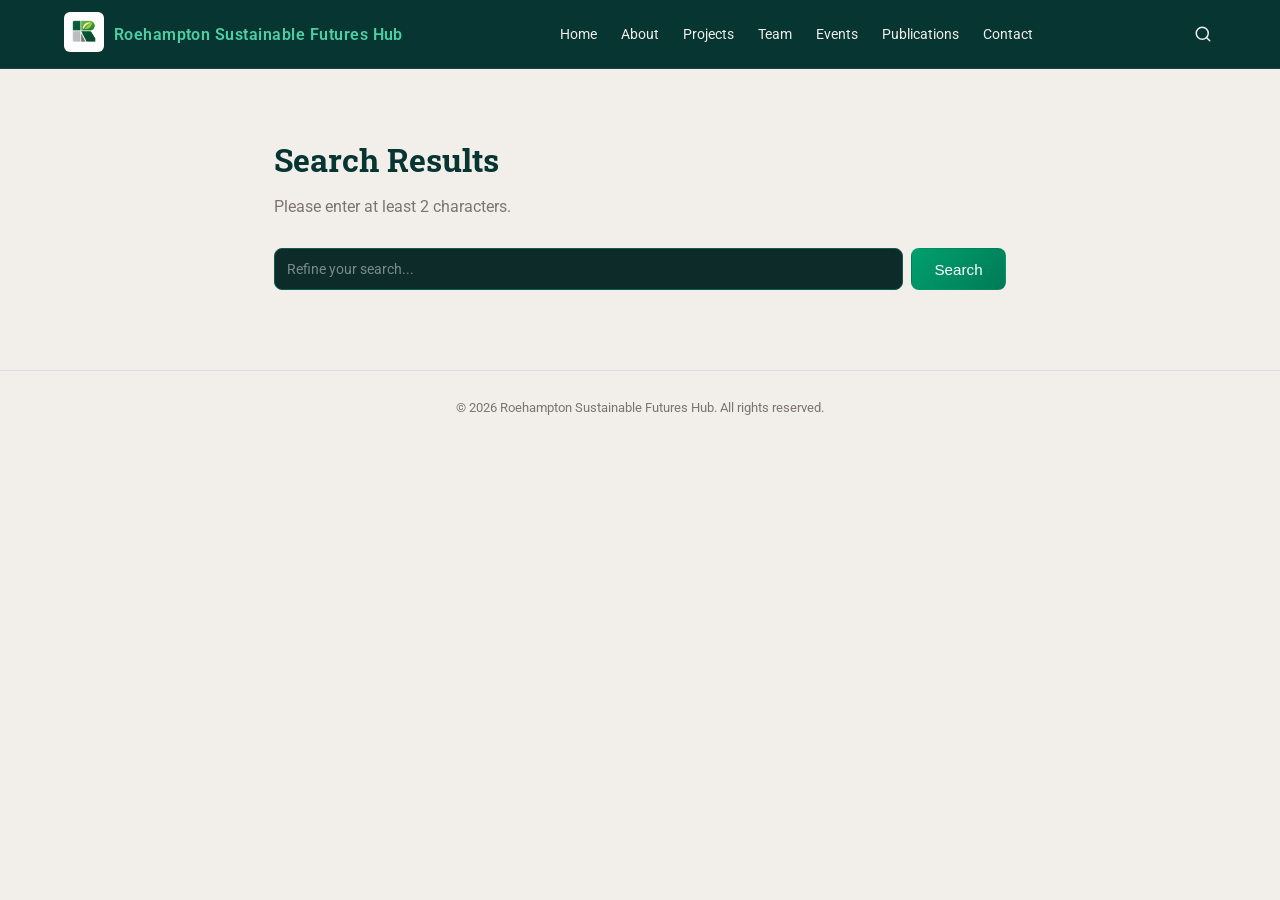
<file: search.html>
<!DOCTYPE html>
<html lang="en">
<head>
  <meta charset="UTF-8" />
  <meta name="viewport" content="width=device-width, initial-scale=1.0" />
  <title>Search Results | Roehampton Sustainable Futures Hub</title>
  <link href="https://fonts.googleapis.com/css2?family=Roboto:wght@300;400;500;700&family=Roboto+Slab:wght@500;600;700&display=swap" rel="stylesheet" />
  <link rel="stylesheet" href="styles.css" />
  <script src="script.js" defer></script>
</head>
<body>

  <!-- ── HEADER ── -->
  <header class="site-header">
    <div class="logo">
      <a href="index.html">
        <img src="Roehampton Sustainable Futures hub logo.png" class="logo-img" alt="Roehampton Sustainable Futures Hub">
      </a>
      <span class="logo-text">Roehampton Sustainable Futures Hub</span>
    </div>  
    <nav class="main-nav">
      <a href="index.html">Home</a>
    <a href="about.html">About</a>
    <a href="projects.html">Projects</a>
    <a href="team.html">Team</a>
    <!-- <a href="impact.html">Impact</a> -->
    <a href="events.html">Events</a>
    <a href="publications.html">Publications</a>
    <!-- <a href="partners.html">Partners</a> -->
    <a href="contact.html">Contact</a>



      <!-- <a href="index.html">Home</a>
      <a href="about.html">About</a>
      <a href="projects.html">Projects</a>
      <a href="events.html">Events</a>
      <a href="publications.html">Publications</a>
      <a href="contact.html">Contact</a> -->
    </nav>
    <div class="site-search">
      <button class="search-toggle" id="searchToggle" aria-label="Search">
        <svg width="18" height="18" viewBox="0 0 24 24" fill="none" stroke="currentColor" stroke-width="2" stroke-linecap="round" stroke-linejoin="round">
          <circle cx="11" cy="11" r="8"/>
          <line x1="21" y1="21" x2="16.65" y2="16.65"/>
        </svg>
      </button>
      <div class="search-bar" id="searchBar">
        <input type="text" placeholder="Search the site..." class="search-input" id="searchInput">
        <button class="search-submit" id="searchSubmit">Go</button>
      </div>
    </div>
    <button class="nav-toggle" id="navToggle">☰</button>
  </header>

  <!-- ── SEARCH RESULTS ── -->
  <main style="padding: 3rem 5vw; max-width: 860px; margin: 0 auto;">

    <h1 style="font-family: var(--font-heading); color: var(--text-main); margin-bottom: 0.5rem;">Search Results</h1>
    <p id="searchSummary" style="color: var(--text-muted); margin-bottom: 2rem;"></p>

    <!-- Refine search -->
    <div style="display:flex; gap:0.5rem; margin-bottom:2rem;">
      <input type="text" id="refineInput" class="search-input" placeholder="Refine your search..."
        style="background:#0d2b28; border:1px solid #0F5A54; border-radius:0.5rem; color:#ECEBEA; padding:0.5rem 0.75rem; font-size:0.9rem; flex:1;">
      <button id="refineBtn" class="btn primary" style="border-radius:0.5rem;">Search</button>
    </div>

    <!-- Results list -->
    <div id="resultsList"></div>

  </main>

  <!-- ── FOOTER ── -->
  <footer class="site-footer">
    <p>© <span id="year"></span> Roehampton Sustainable Futures Hub. All rights reserved.</p>
  </footer>

  <script>
    // ── Read query from URL ──
    const params = new URLSearchParams(window.location.search);
    const query = params.get('q') || '';
    const refineInput = document.getElementById('refineInput');
    const refineBtn = document.getElementById('refineBtn');
    const resultsList = document.getElementById('resultsList');
    const searchSummary = document.getElementById('searchSummary');

    if (refineInput) refineInput.value = query;

    // ── Load index from sessionStorage or fallback ──
    let index = [];
    try {
      index = JSON.parse(sessionStorage.getItem('searchIndex')) || [];
    } catch(e) {}

    // Fallback if sessionStorage empty (direct navigation)
    if (!index.length) {
      index = [
        { title: 'Home', url: 'index.html', content: 'roehampton sustainable futures hub university partnership sustainability academics students community groups smes ngos local authorities environmental solutions london merton pilot parliament community capacity green skills air quality circular economy ayse demir ukspf big growth mayor london kingston hive a greener london community brain wandsworth council people planet partnership' },
        { title: 'About', url: 'about.html', content: 'about hub climate action people university roehampton community centred sustainability researchers students residents councils businesses london partnership collaboration academic expertise local knowledge research kingston wandsworth hammersmith fulham a greener london community brain kingston hive sustainable merton putney action group co design workshops listening sessions air quality green infrastructure circular economy retrofit merton early day motion 1753 ayse demir atiqur khan burcak erdogan onur eva idugboe abena abboah offei' },
        { title: 'Projects', url: 'projects.html', content: 'projects empowering change volunteer engagement sustainable impact merton 2024 2025 urban gardening zero waste food distribution community outreach intergenerational collaboration jesutowo fola alao uforo sundasen aderonke salau eva idugboe parliament early day motion 1753 paul kohler mp big south london ukspf alii air living infrastructure initiative air pollution urban air quality green walls street trees living roofs nature based solutions a greener london big growth kofi adele gabriela archana olu burcak kingston hive impact learning capacity building repair cafes sustainability education workshops volunteer evaluation aminat abena green skills south london knowledge exchange train trainer smes university students hands on training hackathon community brain mayor london jennifer joseph uforo daniel ruth' },
        { title: 'Events', url: 'events.html', content: 'events wandsworth net zero roundtable march 2026 wandsworth council a greener london south thames college eva idugboe gabriela patrick orji abena mohammed chessington industrial estate community forum may 2026 local businesses workers sustainability green skills collaboration king george field community brain national rescue protective textile mollart engineering roehampton research innovation showcase 12 may 2026 academics industry gut microbiome adele costabile heat regulation chris tyler ai chatbots laura vowels ayse demir dementia kaz brandt homelessness melissa jogie neurodiversity luisa perrino backtobalance penumbra age uk chessington business community forum 18 june 2026 sir ed davey mp king georges hall jubilee way chessington kt6 7na' },
        { title: 'Publications', url: 'publications.html', content: 'publications research reports papers sustainability green skills air quality community environmental urban london evidence policy academic' },
        { title: 'Contact', url: 'contact.html', content: 'contact get in touch partner collaborate email message sustainability community project name role interest organisation researcher business local authority' },
      ];
    }

    function runSearch(q) {
      resultsList.innerHTML = '';
      const term = q.trim().toLowerCase();

      if (term.length < 2) {
        searchSummary.textContent = 'Please enter at least 2 characters.';
        return;
      }

      const matches = index.filter(function(page) {
        return page.content.toLowerCase().includes(term) ||
               page.title.toLowerCase().includes(term);
      });

      searchSummary.textContent = matches.length
        ? matches.length + ' result' + (matches.length > 1 ? 's' : '') + ' for "' + q + '"'
        : 'No results found for "' + q + '"';

      if (!matches.length) {
        resultsList.innerHTML = '<p style="color:var(--text-muted);">Try a different search term — for example "air quality", "green skills", "events", or a person\'s name.</p>';
        return;
      }

      matches.forEach(function(page) {
        const content = page.content.toLowerCase();
        const pos = content.indexOf(term);
        const raw = page.content;
        const snippet = pos !== -1
          ? '...' + raw.substring(Math.max(0, pos - 40), pos + 80) + '...'
          : raw.substring(0, 120) + '...';

        const card = document.createElement('a');
        card.href = page.url;
        card.style.cssText = 'display:block; background:rgba(6,53,50,0.6); border:1px solid #0F5A54; border-radius:0.75rem; padding:1.25rem 1.5rem; margin-bottom:1rem; text-decoration:none; transition:background 0.2s ease;';
        card.onmouseover = function() { card.style.background = 'rgba(0,160,110,0.2)'; };
        card.onmouseout = function() { card.style.background = 'rgba(6,53,50,0.6)'; };
        card.innerHTML =
          '<div style="font-family:var(--font-heading); color:#4CCFA3; font-size:1.05rem; font-weight:600; margin-bottom:0.4rem;">' + page.title + '</div>' +
          '<div style="color:rgba(236,235,234,0.75); font-size:0.85rem; line-height:1.6;">' + snippet + '</div>' +
          '<div style="color:#00A06E; font-size:0.78rem; margin-top:0.5rem;">' + page.url + '</div>';
        resultsList.appendChild(card);
      });
    }

    // Run on load
    runSearch(query);

    // Refine button
    if (refineBtn) {
      refineBtn.addEventListener('click', function() {
        const newQ = refineInput.value.trim();
        if (newQ.length > 1) {
          history.replaceState(null, '', 'search.html?q=' + encodeURIComponent(newQ));
          runSearch(newQ);
        }
      });
    }

    if (refineInput) {
      refineInput.addEventListener('keydown', function(e) {
        if (e.key === 'Enter') refineBtn.click();
      });
    }
  </script>

</body>
</html>
</file>
<file: styles.css>
:root {
  /* Brand colours */
  --bg: #19dd92;                 /* Roehampton Dark Green */
  --bg-alt: #063532;             /* Darker green for cards/sections */
  --accent: #00A06E;             /* Roehampton Bright Green */
  --accent-soft: rgba(0, 160, 110, 0.18);
  --accent-strong: #007A55;

  /* Text */
  --text-main: #063532;          
  --text-muted: #7C756F;         

  /* Borders */
  --border-subtle: #0F5A54;

  /* Danger */
  --danger: #f97373;

  /* Typography */
  --font-main: "Roboto", sans-serif;
  --font-heading: "Roboto Slab", serif;
}







/* :root {
  --bg: #050810;
  --bg-alt: #0b1220;
  --accent: #3ddc84;
  --accent-soft: rgba(61, 220, 132, 0.15);
  --accent-strong: #00c46a;
  --text-main: #f9fafb;
  --text-muted: #9ca3af;
  --border-subtle: #1f2933;
  --danger: #f97373;
  --font-main: "Poppins", system-ui, -apple-system, BlinkMacSystemFont, "Segoe UI", sans-serif;
} */

*,
*::before,
*::after {
  box-sizing: border-box;
}

html,
body {
  margin: 0;
  padding: 0;
  /* background: radial-gradient(circle at top left, #102a43 0, #050810 45%, #020617 100%); */
  background: #F2EEE9   /* lighter background for better readability */;
  color: var(--text-main);
  font-family: var(--font-main);
  scroll-behavior: smooth;
}

body {
  min-height: 100vh;
}

.logo-text {
  color: #4CCFA3; /* Roehampton Bright Green */
  font-weight: 600;
  font-size: 1rem;
  letter-spacing: 0.03em;
  display: inline-block;
}

/* Layout */

.site-header {
  position: sticky;
  top: 0;
  z-index: 50;
  display: flex;
  align-items: center;
  justify-content: space-between;
  padding: 0.75rem 5vw;
  /* background: rgba(5, 8, 16, 0.9); */
  background: #063532; /* solid background for better readability */
  backdrop-filter: blur(16px);
  border-bottom: 1px solid rgba(148, 163, 184, 0.15);
}

.logo {
  display: flex;
  align-items: center;
  gap: 0.6rem;
}

.logo-img {
  height: 40px;
  width: auto;
  border-radius: 6px;
}

.logo-text {
  font-weight: 600;
  letter-spacing: 0.03em;
  font-size: 1rem;
}

.main-nav {
  display: flex;
  gap: 1.5rem;
}

.main-nav a {
  color: #F2EEE9;
  text-decoration: none;
  font-size: 0.9rem;
  font-weight: 400;
  position: relative;
}

/* .main-nav a:hover {
  color: var(--accent);
  bottom: -0.25rem;
  width: 0;
  height: 2px;
  background: var(--accent);
  transition: width 0.2s ease;
} */

/* .main-nav a:hover {
  color: var(--accent);
} */

.main-nav a {
  color: #F2EEE9;
  text-decoration: none;
  font-size: 0.9rem;
  font-weight: 400;
  position: relative;
  display: inline-block;
}

/* .main-nav a:hover {
  color: var(--text-main);
} */

/* .main-nav a:hover::after {
  width: 100%;
} */


.main-nav a:hover {
  color: #4CCFA3;
}

.nav-toggle {
  display: none;
  background: rgba(255, 255, 255, 0.08);
  border: 1px solid rgba(242, 238, 233, 0.35);
  color: #F2EEE9;
  border-radius: 999px;
  padding: 0.25rem 0.75rem;
  font-size: 1.1rem;
}

/* .center {
  text-align: center;
  margin: 1.5rem 0;
} */

.center {
  text-align: center;
  margin: -1rem 0; /* pulls the button upward and downward */
  position: relative;
  z-index: 5; /* ensures it sits above the cards */
}

  /* .center .btn.primary {
  position: relative;
  z-index: 10;
} */


.center {
  text-align: center;
  margin: -0.75rem 0; /* pulls the button into the space between cards */
  position: relative;
  z-index: 5;
}

.center .btn.primary {
  background: var(--bg-alt); /* same dark green as event cards */
  color: var(--text-main);
  border: 1px solid var(--border-subtle);
  padding: 0.75rem 1.6rem;
  border-radius: 999px;
  position: relative;
  z-index: 10;
  display: inline-block;
}

/* Optional: subtle glow to make it feel integrated */
.center .btn.primary:hover {
  background: var(--accent-strong);
  color: #fff;
}




/* Hero */

.hero {
  display: grid;
  grid-template-columns: minmax(0, 1.2fr) minmax(0, 1fr);
  gap: 3rem;
  padding: 4rem 5vw 3rem;
  align-items: center;
}

.hero-content h1 {
  font-size: clamp(2.4rem, 4vw, 3.4rem);
  line-height: 1.1;
  margin-bottom: 1rem;
}

.hero-content p {
  color: var(--text-muted);
  max-width: 32rem;
  margin-bottom: 1.5rem;
}

.hero-actions {
  display: flex;
  flex-wrap: wrap;
  gap: 1rem;
  margin-bottom: 1.25rem;
}

.btn {
  border-radius: 999px;
  padding: 0.7rem 1.4rem;
  font-size: 0.95rem;
  font-weight: 500;
  border: 1px solid transparent;
  cursor: pointer;
  text-decoration: none;
  display: inline-flex;
  align-items: center;
  justify-content: center;
  transition: background 0.2s ease, color 0.2s ease, border-color 0.2s ease, transform 0.1s ease;
}

.btn.primary {
  background: linear-gradient(135deg, #00A06E, #007A55);
  color: #ffffff;
  border-color: transparent;
}

.btn.primary:hover {
  transform: translateY(-1px);
  box-shadow: 0 10px 30px rgba(0, 0, 0, 0.3);
}

.btn.secondary {
  background: transparent;
  border-color: rgba(255, 255, 255, 0.6);
  color: #ffffff;
}

.btn.secondary:hover {
  border-color: var(--accent);
}

.about-card.team-card .btn.primary {
  width: auto !important;
  min-width: 180px;
  max-width: 240px;
}

.hero-tags {
  display: flex;
  flex-wrap: wrap;
  gap: 0.5rem;
}

.hero-tags span {
  font-size: 0.75rem;
  padding: 0.3rem 0.7rem;
  border-radius: 999px;
  background: rgba(15, 23, 42, 0.9);
  border: 1px solid rgba(148, 163, 184, 0.3);
}

.hero-media {
  position: relative;
}

/* .video-wrapper {
  position: relative;
  padding-bottom: 56.25%;
  height: 0;
  overflow: hidden;
  border-radius: 1.25rem;
  border: 1px solid rgba(148, 163, 184, 0.3);
  box-shadow: 0 20px 60px rgba(0, 0, 0, 0.6);
  background: radial-gradient(circle at top left, rgba(61, 220, 132, 0.2), transparent 60%);
}

.video-wrapper iframe {
  position: absolute;
  inset: 0;
  width: 100%;
  height: 100%;
} */



.video-wrapper {
  position: relative;
  padding-bottom: 56.25%; /* keep the 16:9 shape */
  height: 0;
  overflow: hidden;
  border-radius: 1.25rem;
  border: 1px solid rgba(148, 163, 184, 0.3);
  box-shadow: 0 20px 60px rgba(0, 0, 0, 0.6);
  background: radial-gradient(circle at top left, rgba(61, 220, 132, 0.2), transparent 60%);
}

.video-wrapper img {
  position: absolute;
  inset: 0;
  width: 100%;
  height: 100%;
  object-fit: cover; /* makes the image look clean and intentional */
  border-radius: 1.25rem;
}

.video-wrapper svg {
  position: absolute;
  inset: 0;
  width: 100%;
  height: 100%;
}

.video-caption {
  font-size: 0.8rem;
  color: var(--text-muted);
  margin-top: 0.75rem;
}



/* Sections */
.section-heading {
  text-align: center;
  padding: 3rem 5vw 1.5rem;
}

.section-heading h2 {
  font-family: var(--font-heading);
  font-size: 2rem;
  margin-bottom: 0.5rem;
  color: var(--text-main);
}

.section-heading p {
  color: #ffffff;
  max-width: 42rem;
  margin: 0 auto;
  font-size: 1rem;
  line-height: 1.6;
}

.section-heading svg [stroke] {
  stroke: #063532 !important;
}

.section-heading svg [fill] {
  fill: #063532 !important;
}






/* .section-heading {
  text-align: center;
  padding: 3rem 5vw 1.5rem;
}

.section-heading h2 {
  font-size: 1.8rem;
  margin-bottom: 0.5rem;
}

.section-heading p {
  color: var(--text-muted);
  max-width: 36rem;
  margin: 0 auto;
} */

/* About */



.about {
  padding-bottom: 3rem;
}

.about-grid {
  display: grid;
  grid-template-columns: repeat(3, minmax(0, 1fr));
  gap: 1.5rem;
  padding: 0 5vw 2rem;
}

.about-card {
  background: var(--bg-alt);
  border-radius: 1.25rem;
  padding: 1.75rem;
  border: 1px solid var(--border-subtle);
}

.about-card h3 {
  font-family: var(--font-heading);
  margin-top: 0;
  margin-bottom: 0.6rem;
  color: #ffffff;
  font-size: 1.1rem;
}

.about-card p {
  color: #ffffff;
  font-size: 0.95rem;
  line-height: 1.7;
}

.about-toggle-btn {
  background: rgba(255, 255, 255, 0.08);
  border: 1px solid rgba(255, 255, 255, 0.3);
  color: #ffffff;
  padding: 0.4rem 0.85rem;
  border-radius: 999px;
  cursor: pointer;
  font-size: 0.95rem;
  margin-top: 0.5rem;
  transition: background 0.2s ease, transform 0.2s ease;
}

.about-toggle-btn:hover {
  background: rgba(255, 255, 255, 0.18);
  transform: translateY(-0.5px);
}

.about-toggle-btn.mobile-toggle {
  font-weight: 600;
  letter-spacing: 0.08em;
}




/* .about {
  padding-bottom: 3rem;
}

.about-grid {
  display: grid;
  grid-template-columns: repeat(3, minmax(0, 1fr));
  gap: 1.5rem;
  padding: 0 5vw 2rem;
} */

/* .about-card {
  background: radial-gradient(circle at top left, rgba(61, 220, 132, 0.12), rgba(15, 23, 42, 0.95));
  border-radius: 1.25rem;
  padding: 1.5rem;
  border: 1px solid rgba(148, 163, 184, 0.25);
}

.about-card h3 {
  margin-top: 0;
  margin-bottom: 0.5rem;
}

.about-card p {
  color: var(--text-muted);
  font-size: 0.9rem;
} */

/* projects */

.projects {
  padding: 1rem 0 1rem;
}

.projects .section-heading {
  padding: 1rem 5vw 1.5rem;
}

.project-tabs {
  display: flex;
  justify-content: center;
  gap: 0.75rem;
  margin-bottom: 1.5rem;
}

.tab-button {
  background: rgba(15, 23, 42, 0.9);
  border-radius: 999px;
  border: 1px solid rgba(148, 163, 184, 0.4);
  color: #F2EEE9;
  padding: 0.5rem 1.2rem;
  font-size: 0.85rem;
  cursor: pointer;
  transition: background 0.2s ease, color 0.2s ease, border-color 0.2s ease;
}

.tab-button.active {
  background: var(--accent-soft);
  border-color: var(--accent);
  color: #063532;
}

.project-panels {
  padding: 0 5vw;
}

.project-panel {
  display: none;
}

.project-panel.active {
  display: block;
}

.project-grid {
  display: grid;
  grid-template-columns: repeat(3, minmax(0, 1fr));
  gap: 1.5rem;
}

.project-card {
  background: rgba(15, 23, 42, 0.95);
  border-radius: 1.25rem;
  padding: 1.5rem;
  border: 1px solid rgba(148, 163, 184, 0.25);
}

.project-card h3 {
  margin-top: 0;
  margin-bottom: 0.5rem;
  color: #F2EEE9;
}

.project-card p {
  color: #E7E3DD;
  font-size: 0.9rem;
}

.project-card ul {
  padding-left: 1.1rem;
  margin: 0.75rem 0 0;
  color: #E7E3DD;
  font-size: 0.85rem;
}

/* Impact */

.impact {
  padding: 2rem 5vw 3rem;
}

.impact-grid {
  display: grid;
  grid-template-columns: repeat(4, minmax(0, 1fr));
  gap: 1.5rem;
}

.impact-card {
  background: radial-gradient(circle at top left, rgba(61, 220, 132, 0.18), rgba(15, 23, 42, 0.95));
  border-radius: 1.25rem;
  padding: 1.5rem;
  border: 1px solid rgba(148, 163, 184, 0.25);
  text-align: center;
}

.impact-number {
  display: block;
  font-size: 1.8rem;
  font-weight: 700;
  color: var(--accent);
  margin-bottom: 0.25rem;
}

/* Team */

.team {
  padding: 2rem 5vw 3rem;
}

.team-grid {
  display: grid;
  grid-template-columns: repeat(4, minmax(0, 1fr));
  gap: 1.5rem;
}

.team-member {
  background: rgba(15, 23, 42, 0.95);
  border-radius: 1.25rem;
  padding: 1.25rem;
  border: 1px solid rgba(148, 163, 184, 0.25);
  text-align: center;
}

.avatar {
  width: 96px;
  height: 96px;
  border-radius: 999px;
  overflow: hidden;
  margin: 0 auto 0.75rem;
  border: 2px solid var(--accent-soft);
}

.avatar img {
  width: 100%;
  height: 100%;
  object-fit: cover;
}

.team-member h3 {
  margin: 0.25rem 0 0.25rem;
  font-size: 1rem;
}

.team-member p {
  color: var(--text-muted);
  font-size: 0.85rem;
}

.evi-image.lazy-image.imgedit-profile-photo-frame-viewer__target-image.ember-view {
  width: 100%;
  height: 100%;
  object-fit: cover;
}

/* Media strip */

.media-strip {
  padding: 1.5rem 0 3rem;
}

.media-strip-inner {
  display: flex;
  gap: 1rem;
  overflow-x: auto;
  padding: 0 5vw 0.5rem;
}

.media-strip-inner img {
  border-radius: 1rem;
  border: 1px solid rgba(148, 163, 184, 0.3);
  flex: 0 0 auto;
  width: 260px;
  height: 170px;
  object-fit: cover;
}

/* Contact */

.contact {
  padding: 2rem 5vw 4rem;
}

.contact-grid {
  display: grid;
  grid-template-columns: minmax(0, 1.2fr) minmax(0, 1fr);
  gap: 2rem;
}

.contact-form {
  background: rgba(15, 23, 42, 0.95);
  border-radius: 1.25rem;
  padding: 1.5rem;
  border: 1px solid rgba(148, 163, 184, 0.25);
}

.form-row {
  display: grid;
  grid-template-columns: repeat(2, minmax(0, 1fr));
  gap: 1rem;
}

.form-group {
  display: flex;
  flex-direction: column;
  gap: 0.25rem;
  margin-bottom: 0.75rem;
}

label {
  font-size: 0.8rem;
  color: var(--text-muted);
}

input,
select,
textarea {
  background: #020617;
  border-radius: 0.6rem;
  border: 1px solid rgba(148, 163, 184, 0.4);
  padding: 0.55rem 0.7rem;
  color: var(--text-main);
  font-family: inherit;
  font-size: 0.9rem;
}

input:focus,
select:focus,
textarea:focus {
  outline: none;
  border-color: var(--accent);
  box-shadow: 0 0 0 1px rgba(61, 220, 132, 0.4);
}

textarea {
  resize: vertical;
}

.form-note {
  margin-top: 0.75rem;
  font-size: 0.8rem;
  color: var(--text-muted);
}

.contact-info {
  padding: 0.5rem 0;
}

.contact-info h3 {
  margin-top: 0;
}

.contact-info p {
  color: var(--text-muted);
  font-size: 0.9rem;
}

.contact-info .small {
  font-size: 0.8rem;
}

/* Footer */

.site-footer {
  border-top: 1px solid rgba(148, 163, 184, 0.25);
  padding: 1rem 5vw 1.5rem;
  text-align: center;
  font-size: 0.8rem;
  color: var(--text-muted);
}

/* Responsive */

@media (max-width: 960px) {
  .hero {
    grid-template-columns: minmax(0, 1fr);
  }

  .hero-media {
    order: -1;
  }

  .about-grid {
    grid-template-columns: repeat(2, minmax(0, 1fr));
  }

  .project-grid {
    grid-template-columns: repeat(2, minmax(0, 1fr));
  }

  .impact-grid {
    grid-template-columns: repeat(2, minmax(0, 1fr));
  }

  .team-grid {
    grid-template-columns: repeat(2, minmax(0, 1fr));
  }

  .contact-grid {
    grid-template-columns: minmax(0, 1fr);
  }
}

@media (max-width: 720px) {
  .site-header {
    padding-inline: 1rem;
  }

  .main-nav {
    position: fixed;
    top: 56px;
    right: 1rem;
    flex-direction: column;
    background: rgba(5, 8, 16, 0.98);
    padding: 0.75rem 1rem;
    border-radius: 0.75rem;
    border: 1px solid rgba(148, 163, 184, 0.25);
    display: none;
    z-index: 100;
    min-width: 160px;
  }

  .main-nav.open {
    display: flex;
  }

  .nav-toggle {
    display: inline-flex;
  }

  .hero {
    padding-inline: 1.25rem;
  }

  .section-heading {
    padding-inline: 1.25rem;
  }

  .about-grid,
  .project-grid,
  .impact-grid,
  .team-grid {
    grid-template-columns: minmax(0, 1fr);
    padding-inline: 1.25rem;
  }

  .event-grid {
    position: static;
  }

  .event-grid .center {
    position: static;
    margin-top: 2rem;
    text-align: center;
  }

  .project-panels {
    padding-inline: 1.25rem;
  }

  .contact {
    padding-inline: 1.25rem;
  }

  .media-strip-inner {
    padding-inline: 1.25rem;
  }

  .form-row {
    grid-template-columns: minmax(0, 1fr);
  }
}

/* Accordion Section */
.project-extra {
  padding: 0.5rem 5vw 3rem;
}

.accordion {
  max-width: 900px;
  margin: 0 auto;
  display: flex;
  flex-direction: column;
  gap: 1rem;
}

.accordion-item {
  background: rgba(15, 23, 42, 0.95);
  border: 1px solid rgba(148, 163, 184, 0.25);
  border-radius: 1rem;
  overflow: hidden;
}

.accordion-header {
  width: 100%;
  text-align: left;
  padding: 1rem 1.25rem;
  background: rgba(61, 220, 132, 0.18);
  border: none;
  color: #063532;
  font-size: 1rem;
  font-weight: 600;
  cursor: pointer;
  transition: background 0.2s ease, color 0.2s ease;
}

.accordion-header:hover {
  background: rgba(61, 220, 132, 0.28);
}

.accordion-content {
  max-height: 0;
  overflow: hidden;
  padding: 0 1.25rem;
  color: #FFFFFF !important;
  font-size: 1rem;
  line-height: 1.6;
  transition: max-height 0.3s ease;
}

.accordion-content p,
.accordion-content ul,
.accordion-content li {
  color: #FFFFFF !important;
}

.accordion-content p {
  margin: 1rem 0;
}


/* .accordion-content ul {
  padding-left: 1.1rem;
  margin: 0.5rem 0;
}

.accordion-item.active .accordion-content {
  max-height: 500px;
  padding: 1rem 1.25rem;
} */
.hero-large {
  position: relative;
  height: 60vh;
  background: url('images/hero-bg.jpg') center/cover no-repeat;
  display: flex;
  align-items: center;
  justify-content: center;
}

.hero-overlay {
  position: absolute;
  inset: 0;
  background: rgba(0,0,0,0.45);
}

.hero-large .hero-content {
  position: relative;
  text-align: center;
  max-width: 700px;
}

.hero-large .hero-content p {
  margin: 0 0 1.5rem;
}

.hero-large .hero-content .btn.primary {
  margin-top: 0.75rem;
}

.event-grid {
  position: relative;
  display: grid;
  grid-template-columns: repeat(auto-fit, minmax(260px, 1fr));
  gap: 1.5rem;
  padding: 0 5vw;
}

.event-grid .center {
  position: absolute;
  top: 50%;
  left: 50%;
  transform: translate(-50%, -50%);
  z-index: 2;
  width: auto;
}

.event-grid .center .btn.primary {
  padding: 0.85rem 2rem;
  background: rgba(0, 160, 110, 0.9);
  backdrop-filter: blur(8px);
  border: 2px solid rgba(255, 255, 255, 0.3);
  color: #ffffff;
  font-weight: 600;
  text-shadow: 0 1px 2px rgba(0, 0, 0, 0.5);
}

.event-card {
  background: rgba(6, 53, 50, 0.95); /* deeper and less saturated for contrast */
  border: 1px solid rgba(236, 235, 234, 0.12);
  border-radius: 1rem;
  padding: 1.5rem;
  color: #F2EEE9;
}

.event-card h3 {
  color: #F2EEE9;
  margin-top: 0.75rem;
  margin-bottom: 0.5rem;
}

.event-card p {
  color: rgba(242, 238, 233, 0.9);
}

.event-card .btn.secondary {
  color: #F2EEE9;
  border-color: rgba(242, 238, 233, 0.4);
}

.event-card .btn.secondary:hover {
  background: rgba(242, 238, 233, 0.1);
  color: #fff;
}

.event-date {
  font-size: 0.85rem;
  color: #F2EEE9;
  font-weight: 700;
}


.social-links {
  margin-top: 1.5rem;
}

.social-links h3 {
  margin-bottom: 0.75rem;
}

.social-row {
  display: flex;
  gap: 0.75rem;
  flex-wrap: wrap;
}

.social-icon {
  display: inline-block;
  padding: 0.45rem 1rem;
  border-radius: 999px;
  background: rgba(15, 23, 42, 0.9);
  border: 1px solid rgba(148, 163, 184, 0.3);
  color: var(--text-main);
  font-size: 0.85rem;
  text-decoration: none;
  transition: 0.2s ease;
}

.social-icon:hover {
  border-color: var(--accent);
  color: var(--accent);
}


/* Projects Styling */
/* Projects Section */
.projects {
  padding: 1rem 0 3rem;
}

.project-grid {
  display: grid;
  grid-template-columns: repeat(3, minmax(0, 1fr));
  gap: 1.5rem;
  padding: 0 5vw;
}

.project-card {
  background: rgba(15, 23, 42, 0.95);
  border-radius: 1.25rem;
  padding: 1.5rem;
  border: 1px solid rgba(148, 163, 184, 0.25);
  text-align: left;
  display: flex;
  flex-direction: column;
  justify-content: flex-start;
}

.project-logo {
  width: 100%;
  height: 80px;
  display: flex;
  align-items: center;
  justify-content: center;
  margin-bottom: 1rem;
}

.project-logo img {
  max-height: 70px;
  max-width: 100%;
  object-fit: contain;
  filter: drop-shadow(0 0 6px rgba(0,0,0,0.4));
}

.project-card h3 {
  margin-top: 0;
  margin-bottom: 0.5rem;
}

.project-card p {
  color: var(--text-muted);
  font-size: 0.9rem;
  margin-bottom: 1rem;
}

/* Responsive */
@media (max-width: 960px) {
  .project-grid {
    grid-template-columns: repeat(2, minmax(0, 1fr));
  }
}

@media (max-width: 720px) {
  .project-grid {
    grid-template-columns: 1fr;
    padding-inline: 1.25rem;
  }
}


/* ============================================================
   ROEHAMPTON BRAND — ABOUT SECTION OVERRIDES
   ============================================================ */

/* Section heading */
.section-heading h2 {
  font-family: var(--font-heading);
  font-size: 2rem;
  color: var(--text-main);
}

.section-heading p {
  font-family: var(--font-main);
  color: var(--text-muted);
  max-width: 42rem;
  margin: 0 auto;
  font-size: 1rem;
  line-height: 1.7;
}

.about-card h3 {
  font-family: var(--font-heading);
  color: #ffffff !important;
  margin-top: 0;
  margin-bottom: 0.6rem;
  font-size: 1.15rem;
}

.about-card p {
  font-family: var(--font-main);
  color: #ffffff !important;
  font-size: 0.95rem;
  line-height: 1.7;
}

/* --------------------Team Photo Styles-------------------------- */
.team-photo {
  width: 120px;
  height: 120px;
  object-fit: cover;
  border-radius: 999px;
  border: 2px solid var(--accent-soft);
}

.team-role {
  font-size: 0.85rem;
  font-weight: 400;
  color: var(--text-muted);
}

.bio-full {
  display: none;
  margin-top: 1rem;
  color: var(--text-muted);
  line-height: 1.6;
}


/* CTA Section */
.cta-section {
  background: radial-gradient(circle at top left, rgba(0, 160, 110, 0.5), rgba(10, 20, 30, 0.95));
  border: 1px solid rgba(255,255,255,0.12);
  border-radius: 1.5rem;
  padding: 3rem 5vw;
  margin: 3rem auto;
  max-width: 900px;
  text-align: center;
}

.cta-section h2 {
  color: #FFFFFF;
  font-family: var(--font-heading);
  font-size: 2rem;
  margin-bottom: 1rem;
}

.cta-section p {
  color: #F2EEE9;
  font-size: 1rem;
  line-height: 1.7;
  max-width: 42rem;
  margin: 0.75rem auto;
}

.cta-section a {
  color: var(--accent);
  text-decoration: underline;
}

.cta-section a:hover {
  color: var(--accent-strong);
}

/* ALII expanded section */
.alii-expanded {
  display: none;
  margin-top: 1rem;
  padding-top: 1rem;
  border-top: 1px solid rgba(148, 163, 184, 0.25);
}

/* Gallery inside card */
.alii-gallery {
  display: grid;
  gap: 1rem;
  margin: 1rem 0;
  grid-template-columns: 1fr;
}

@media (min-width: 480px) {
  .alii-gallery {
    grid-template-columns: repeat(2, 1fr);
  }
}

@media (min-width: 900px) {
  .alii-gallery {
    grid-template-columns: repeat(3, 1fr);
  }
}

.alii-image-card {
  background: rgba(15, 23, 42, 0.85);
  border: 1px solid rgba(148, 163, 184, 0.25);
  border-radius: 0.75rem;
  padding: 0.75rem;
}

.alii-image-card img {
  width: 100%;
  border-radius: 0.5rem;
  margin-bottom: 0.5rem;
}

.caption {
  font-size: 0.85rem;
  color: var(--text-muted);
}

/* Smaller pill button */
.small-pill {
  padding: 0.45rem 1rem;
  border-radius: 999px;
  display: inline-block;
  margin-top: 0.5rem;
}


/* ============================================================
   MOBILE RESPONSIVE FIXES — paste these at the END of styles.css
   (they override earlier rules via cascade)
   ============================================================ */

/* ── About grid: responsive columns ── */
.about-grid {
  display: grid;
  grid-template-columns: repeat(3, minmax(0, 1fr));
  gap: 1.5rem;
  padding: 0 5vw 2rem;
}

/* Tablet */
@media (max-width: 960px) {
  .about-grid {
    grid-template-columns: repeat(2, minmax(0, 1fr));
  }
}

/* Mobile */
@media (max-width: 720px) {
  .about-grid {
    grid-template-columns: 1fr;
    padding-inline: 1.25rem;
  }

  /* ── Tab nav: always hidden on mobile unless JS adds it ── */
  .about-tabs-nav {
    display: none;           /* hidden by default */
    flex-wrap: wrap;
    justify-content: center;
    gap: 0.5rem;
    padding: 0 1.25rem;
    margin-bottom: 1.25rem;
  }

  /* JS adds .is-tabbed to .about-grid to activate mobile tab mode */
  .about-grid.is-tabbed .about-tabs-nav {
    display: flex;           /* show the nav */
  }

  /* In tab mode, hide all cards by default; JS shows the active one */
  .about-grid.is-tabbed .about-card {
    display: none;
  }

  .about-grid.is-tabbed .about-card.tab-active {
    display: block;
  }
}

/* ── Team card: mobile two-col layout ── */
@media (max-width: 720px) {
  .team-card {
    display: grid;
    grid-template-columns: 90px 1fr;
    column-gap: 1rem;
    row-gap: 0.25rem;
    align-items: start;
    text-align: left;
  }

  .team-card .team-photo {
    width: 90px;
    height: 90px;
    margin: 0;
    grid-column: 1;
    grid-row: 1 / 5;
  }

  .team-card h3,
  .team-card .bio-short {
    grid-column: 2;
    text-align: left;
  }

  .team-card .bio-full,
  .team-card .read-more-btn,
  .team-card a.btn {
    grid-column: 1 / -1;
    width: 100%;
    text-align: center;
  }
}

/* ── CTA section: full width on mobile ── */
@media (max-width: 720px) {
  .cta-section {
    margin: 1.5rem 1rem;
    padding: 2rem 1.25rem;
    border-radius: 1rem;
  }

  .cta-section h2 {
    font-size: 1.5rem;
  }
}

/* ============================================================
   HOME PAGE — 4-CARD DESKTOP TABS
   Paste at END of styles.css
   ============================================================ */

/* ── Hide/show per breakpoint ── */
.home-accordion-mobile { display: none; }
.home-tabs-desktop     { display: block; }

@media (max-width: 720px) {
  .home-accordion-mobile { display: block; }
  .home-tabs-desktop     { display: none; }
}

/* ── Desktop tab nav: 4 equal cards ── */
.home-tabs-desktop {
  margin: 1.5rem 0 0;
}

.home-tab-nav {
  display: grid;
  grid-template-columns: repeat(4, 1fr);
  gap: 0.6rem;
  margin-bottom: 0;
}

.home-tab-btn {
  display: flex;
  flex-direction: column;
  align-items: flex-start;
  gap: 0.2rem;
  padding: 0.9rem 1rem;
  background: rgba(6, 53, 50, 0.6);
  border: 1px solid var(--border-subtle);
  border-bottom: 3px solid transparent;
  border-radius: 0.75rem 0.75rem 0 0;
  cursor: pointer;
  transition: background 0.2s ease, border-color 0.2s ease;
  text-align: left;
}

.home-tab-btn:hover {
  background: rgba(0, 160, 110, 0.12);
  border-color: rgba(0, 160, 110, 0.4);
}

.home-tab-btn.active {
  background: var(--bg-alt);
  border-color: var(--border-subtle);
  border-bottom-color: var(--accent);
}

.htb-label {
  font-family: var(--font-heading);
  font-size: 0.95rem;
  font-weight: 600;
  color: #ffffff;
  line-height: 1.2;
}

.home-tab-btn.active .htb-label {
  color: var(--accent);
}

.htb-sub {
  font-family: var(--font-main);
  font-size: 0.75rem;
  color: var(--text-muted);
  line-height: 1.3;
}

/* ── Panel area ── */
.home-tab-panels {
  background: var(--bg-alt);
  border: 1px solid var(--border-subtle);
  border-radius: 0 0 0.75rem 0.75rem;
  padding: 1.75rem 2rem;
  min-height: 180px;
}

.home-tab-panel {
  display: none;
  animation: htFade 0.18s ease;
}

.home-tab-panel.active {
  display: block;
}

@keyframes htFade {
  from { opacity: 0; transform: translateY(5px); }
  to   { opacity: 1; transform: translateY(0); }
}

.home-tab-panel h3 {
  font-family: var(--font-heading);
  font-size: 1.15rem;
  color: var(--accent);
  margin: 0 0 0.75rem;
}

.home-tab-panel p {
  font-family: var(--font-main);
  font-size: 0.95rem;
  color: #ffffff;
  line-height: 1.75;
  margin: 0 0 0.75rem;
}

.home-tab-panel ul {
  padding-left: 1.2rem;
  margin: 0.5rem 0 0;
  color: #ffffff;
  font-size: 0.9rem;
  line-height: 1.7;
}

.home-tab-panel li {
  margin-bottom: 0.35rem;
}

/*Fixing the Hero and Text  */
/*in the home page  */
/*  so that they align*/


@media (min-width: 961px) {
  /* .hero {
    grid-template-columns: minmax(0, 1fr) minmax(0, 1fr);
    align-items: start;
  } */
}

.hero-content p {
  /* text-align: justify; */
  max-width: 100%;
}


/* FIXING ACCORDION TEXT VISIBILITY */
.accordion-content {
  color: #ECEBEA !important;
}

.accordion-content p,
.accordion-content ul,
.accordion-content li {
  color: #ECEBEA !important;
}

.accordion-header {
  /* background: #00A06E; */
  color: #ECEBEA;
}

.accordion-header:hover {
  background: #007A55;
  color: #ECEBEA;
}

/* ============================================================
   EVENTS CAROUSEL — replace old carousel block in styles.css
   ============================================================ */

.events-carousel {
  width: 100%;
  margin: 1.5rem 0 0;
  position: relative;
  overflow: hidden;
}

.carousel-track {
  display: flex;
  transition: transform 0.4s ease;
}

/* Desktop: 3 slides visible */
.carousel-slide {
  flex: 0 0 33.333%;
  position: relative;
  height: 200px;
  padding: 0 0.4rem;
  box-sizing: border-box;
}

/* Mobile: 1 slide visible */
@media (max-width: 720px) {
  .carousel-slide {
    flex: 0 0 100%;
    padding: 0;
  }
}

.carousel-slide img {
  width: 100%;
  height: 100%;
  object-fit: cover;
  display: block;
  border-radius: 0.75rem;
  background: #063532;
}

.carousel-slide span {
  display: block;
  position: absolute;
  bottom: 0.4rem;
  left: 0.4rem;
  right: 0.4rem;
  background: rgba(6, 53, 50, 0.8);
  color: #ECEBEA;
  padding: 0.5rem 0.85rem;
  font-size: 0.85rem;
  font-family: var(--font-main);
  border-radius: 0 0 0.6rem 0.6rem;
}

.carousel-controls {
  display: flex;
  justify-content: center;
  gap: 1rem;
  margin-top: 0.75rem;
}

.carousel-btn {
  background: #00A06E;
  border: none;
  color: #ECEBEA;
  border-radius: 999px;
  width: 38px;
  height: 38px;
  font-size: 1.1rem;
  cursor: pointer;
  transition: background 0.2s ease;
  display: flex;
  align-items: center;
  justify-content: center;
}

.carousel-btn:hover {
  background: #007A55;
}


/* ── Carousel dots indicator ── */
.carousel-dots {
  display: flex;
  justify-content: center;
  gap: 0.4rem;
  margin-top: 0.5rem;
}

.carousel-dot {
  width: 8px;
  height: 8px;
  border-radius: 999px;
  background: rgba(236, 235, 234, 0.3);
  transition: background 0.2s ease, width 0.2s ease;
}

.carousel-dot.active {
  background: #4CCFA3;
  width: 20px;
}



/* Accordion spacing on mobile */
.home-accordion-mobile .accordion-item {
  margin-bottom: 0.75rem;
}

/* Fix unreadable tab button text on desktop */
.home-tab-btn .htb-sub {
  color: #ECEBEA;
  opacity: 0.7;
}

.home-tab-btn:not(.active) .htb-label {
  color: #ECEBEA;
}

.home-tab-btn:not(.active) {
  background: rgba(6, 53, 50, 0.85);
}


/* ===============================
      FIXING THE NAV BAR HOVER 
==================================*/
/* Underline on nav hover */
.main-nav a {
  position: relative;
  display: inline-block;
}

.main-nav a::after {
  content: "";
  position: absolute;
  left: 0;
  bottom: -0.25rem;
  width: 0;
  height: 2px;
  background: #4CCFA3;
  transition: width 0.2s ease;
}

.main-nav a:hover::after {
  width: 100%;
}

/* Smaller mobile nav dropdown */
@media (max-width: 720px) {
  .main-nav {
    min-width: 120px;
    width: auto;
    padding: 0.5rem 0.75rem;
    gap: 0.35rem;
  }

  .main-nav a {
    font-size: 0.85rem;
  }
}


/* ==================================
  FIXING THE NAV BAR HOVER COLOR 
==================================*/
@media (max-width: 720px) {
  .main-nav {
    width: auto;
    min-width: 0;
    padding: 0.6rem 1rem;
    gap: 0.6rem;
    right: 1rem;
  }

  .main-nav a {
    font-size: 0.85rem;
    white-space: nowrap;
  }
}

.main-nav a::after {
  background: #007A55;
}


/* ==================================
Styling of about - The hub team
==================================*/
.team-card {
  display: flex;
  flex-direction: column;
  align-items: center;
  text-align: center;
}

.team-card .team-photo {
  margin: 0 auto 1rem;
}

@media (max-width: 720px) {
  .team-card {
    display: flex;
    flex-direction: column;
    align-items: center;
    text-align: center;
  }

  .team-card h3,
  .team-card .bio-short {
    text-align: center;
  }

  .team-card .bio-full,
  .team-card .read-more-btn,
  .team-card a.btn {
    width: 100%;
    text-align: center;
  }
}



/* ==========================================
OPENING UP PARAGRAPH ON LAPTOP TO COVER SCREEN
=========================================== */

@media (min-width: 721px) {
  .section-heading p {
    max-width: 100%;
    padding: 0 2vw;
  }
}


/* ==============================================
  GIVING SPACES IN BETWEEN TEXT AT ABOUT SECTION 
================================================*/
/* .section-heading p + p {
  margin-top: 1.25rem;
} */

.section-heading ul {
  margin-top: 0.5rem;
  margin-bottom: 1.25rem;
}


.section-heading strong {
  display: block;
  margin-top: 1.75rem;
}


/* =======================================
  SOCIALS ICON VISIBILITY ON CONTACT PAGE
======================================== */
.social-icon {
  color: #4CCFA3;
}

.social-icon:hover {
  color: #ECEBEA;
  border-color: #4CCFA3;
}


/* ===============================================
  FIXING CONTACT FORM COLORS TO BE VISIBLE
====================================================*/
/* Contact form fixes */
.contact-form label {
  color: #ECEBEA;
}

.contact-form input,
.contact-form select,
.contact-form textarea {
  background: #0d2b28;
  color: #ECEBEA;
  border-color: #00A06E;
}

.contact-form input::placeholder,
.contact-form textarea::placeholder {
  color: rgba(236, 235, 234, 0.5);
}

.contact-form select option {
  background: #063532;
  color: #ECEBEA;
}

.contact-form input:focus,
.contact-form select:focus,
.contact-form textarea:focus {
  border-color: #4CCFA3;
  box-shadow: 0 0 0 1px rgba(76, 207, 163, 0.3);
}


/* ============================================================
   PUBLICATIONS PAGE — Justified text
   ============================================================ */
/* .pub-abstract,
.pub-source,
.pub-findings ul {
  text-align: justify;
} */

/* ==================================================
   EVENTS PAGE — Justified text
   ================================================ */
/* .event-card p,
.event-extra p {
  text-align: justify;
} */

/* ============================================================
   PROJECTS PAGE — Fix text visibility in project cards
   ============================================================ */
.project-card p,
.project-card ul,
.project-card li {
  color: #ECEBEA !important;
}

.project-card h3 {
  color: #4CCFA3 !important;
}

/* ========================================
   GALLERY PAGE
   ======================================= */

.gallery-hero {
  padding: 3rem 5vw 1.5rem;
  text-align: center;
}
.gallery-hero h1 {
  font-family: var(--font-heading);
  font-size: clamp(1.8rem, 3vw, 2.4rem);
  color: var(--text-main);
  margin: 0 0 0.5rem;
}
.gallery-hero p {
  color: var(--text-muted);
  font-size: 1rem;
  max-width: 52rem;
  margin: 0 auto;
  line-height: 1.7;
}

.gallery-filters {
  display: flex;
  flex-wrap: wrap;
  justify-content: center;
  gap: 0.5rem;
  padding: 1.25rem 5vw 0.5rem;
}
.gallery-filter-btn {
  background: rgba(6, 53, 50, 0.6);
  border: 1px solid var(--border-subtle);
  color: #ECEBEA;
  border-radius: 999px;
  padding: 0.35rem 1rem;
  font-size: 0.82rem;
  cursor: pointer;
  font-family: var(--font-main);
  transition: background 0.2s ease, border-color 0.2s ease;
}
.gallery-filter-btn:hover,
.gallery-filter-btn.active {
  background: var(--accent);
  border-color: var(--accent);
  color: #fff;
}

.gallery-grid {
  display: grid;
  grid-template-columns: repeat(3, minmax(0, 1fr));
  gap: 1rem;
  padding: 1.5rem 5vw 3rem;
}
.gallery-item {
  position: relative;
  border-radius: 0.75rem;
  overflow: hidden;
  aspect-ratio: 4 / 3;
  background: #063532;
  border: 1px solid var(--border-subtle);
  cursor: pointer;
}
.gallery-item img {
  width: 100%;
  height: 100%;
  object-fit: cover;
  display: block;
  transition: transform 0.3s ease, opacity 0.3s ease;
}
.gallery-item:hover img {
  transform: scale(1.04);
  opacity: 0.85;
}
.gallery-caption {
  position: absolute;
  bottom: 0; left: 0; right: 0;
  background: rgba(6, 53, 50, 0.88);
  color: #ECEBEA;
  font-size: 0.82rem;
  padding: 0.5rem 0.75rem;
  font-family: var(--font-main);
  opacity: 0;
  transition: opacity 0.3s ease;
}
.gallery-item:hover .gallery-caption {
  opacity: 1;
}

/* Lightbox */
.lightbox-overlay {
  display: none;
  position: fixed;
  inset: 0;
  background: rgba(0,0,0,0.92);
  z-index: 1000;
  align-items: center;
  justify-content: center;
  flex-direction: column;
  gap: 1rem;
  padding: 1rem;
}
.lightbox-overlay.open { display: flex; }
.lightbox-overlay img {
  max-width: 90vw;
  max-height: 80vh;
  border-radius: 0.75rem;
  box-shadow: 0 20px 60px rgba(0,0,0,0.6);
  object-fit: contain;
}
.lightbox-caption {
  color: #ECEBEA;
  font-size: 0.9rem;
  text-align: center;
  max-width: 600px;
}
.lightbox-close {
  position: fixed;
  top: 1.25rem; right: 1.5rem;
  background: rgba(255,255,255,0.1);
  border: 1px solid rgba(255,255,255,0.3);
  color: #fff;
  border-radius: 999px;
  width: 36px; height: 36px;
  font-size: 1.1rem;
  cursor: pointer;
  display: flex;
  align-items: center;
  justify-content: center;
  transition: background 0.2s ease;
}
.lightbox-close:hover { background: rgba(255,255,255,0.25); }
.lightbox-nav { display: flex; gap: 1rem; }
.lightbox-prev,
.lightbox-next {
  background: #00A06E;
  border: none;
  color: #fff;
  border-radius: 999px;
  width: 40px; height: 40px;
  font-size: 1.1rem;
  cursor: pointer;
  display: flex;
  align-items: center;
  justify-content: center;
  transition: background 0.2s ease;
}
.lightbox-prev:hover,
.lightbox-next:hover { background: #007A55; }

@media (max-width: 960px) {
  .gallery-grid { grid-template-columns: repeat(2, minmax(0, 1fr)); }
}
@media (max-width: 720px) {
  .gallery-grid {
    grid-template-columns: repeat(2, minmax(0, 1fr));
    padding-inline: 1.25rem;
    gap: 0.75rem;
  }
  .gallery-hero    { padding-inline: 1.25rem; }
  .gallery-filters { padding-inline: 1.25rem; }
}

/* ==============================================
JUSTIFYING THE "ACCORDION" TEXT IN THE HOME PAGE
===============================================*/
/* .home-tab-panel p,
.home-tab-panel li,
.accordion-content p,
.accordion-content li {
  text-align: justify;
} */

/* =============================
   SEARCH BUTTON STYLING
================================*/
.site-search { display: flex; align-items: center; position: relative; }
.search-toggle { background: none; border: none; color: #F2EEE9; cursor: pointer; padding: 0.25rem; display: flex; align-items: center; transition: color 0.2s ease; }
.search-toggle:hover { color: #4CCFA3; }
.search-bar { display: none; position: absolute; top: 2.5rem; right: 0; background: #063532; border: 1px solid #0F5A54; border-radius: 0.75rem; padding: 0.5rem; z-index: 200; width: 300px; }
.search-bar.open { display: block; }
.search-input { width: 100%; background: #0d2b28; border: 1px solid #0F5A54; border-radius: 0.5rem; color: #ECEBEA; padding: 0.45rem 0.7rem; font-size: 0.85rem; font-family: inherit; box-sizing: border-box; }
.search-input::placeholder { color: rgba(236,235,234,0.5); }
.search-input:focus { outline: none; border-color: #4CCFA3; }

/* Search results dropdown */
.search-results { margin-top: 0.5rem; display: flex; flex-direction: column; gap: 0.25rem; max-height: 260px; overflow-y: auto; }
.search-result-item { background: #0d2b28; border: 1px solid #0F5A54; border-radius: 0.5rem; padding: 0.5rem 0.75rem; cursor: pointer; text-decoration: none; transition: background 0.2s ease; }
.search-result-item:hover { background: rgba(0,160,110,0.2); }
.search-result-item .result-title { color: #4CCFA3; font-size: 0.85rem; font-weight: 600; }
.search-result-item .result-snippet { color: rgba(236,235,234,0.7); font-size: 0.78rem; margin-top: 0.2rem; }
.search-no-results { color: rgba(236,235,234,0.5); font-size: 0.82rem; padding: 0.5rem 0.25rem; text-align: center; }

@media (max-width: 720px) { .search-bar { right: -3rem; width: 260px; } }


/* =================================================
   PROJECTS PAGE — Read More expanded content
   ================================================ */

.project-extra-content {
  display: none;
  margin-top: 1rem;
  padding-top: 1rem;
  border-top: 1px solid rgba(148, 163, 184, 0.2);
}

.project-extra-content p,
.project-extra-content li {
  color: #ECEBEA !important;
  font-size: 0.9rem;
  line-height: 1.7;
}

.project-extra-content ul {
  padding-left: 1.1rem;
  margin: 0.5rem 0;
}

.project-extra-content strong {
  color: #4CCFA3 !important;
  display: block;
  margin-top: 0.75rem;
  font-size: 0.95rem;
}

.project-read-more {
  margin-top: 1rem;
  width: 100%;
}

.project-linkedin {
  margin-top: 0.75rem;
  width: 100%;
  text-align: center;
  display: block;
}

/* ==========================
   Hero text background box
   ========================== */

.hero-text-box {
  background: rgba(6, 53, 50, 0.75);
  border-radius: 0.75rem;
  padding: 1.25rem 1.5rem;
  margin-bottom: 1.5rem;
}

.hero-text-box p {
  color: #ECEBEA;
  margin: 0;
}

/* ======================================
About page intro text background box
======================================= */
.about-text-box {
  background: rgba(6, 53, 50, 0.75);
  border-radius: 0.75rem;
  padding: 1.5rem 2rem;
  margin-bottom: 2rem;
}

.about-text-box p {
  color: #ECEBEA;
  margin-bottom: 0.75rem;
}

.about-text-box p:last-child {
  margin-bottom: 0;
}


/* ======================================
Event carousel image zoom on hover 
======================================= */
.event-carousel-track img {
  transition: transform 0.3s ease;
}

.event-carousel-track img:hover {
  transform: scale(1.05);
}
</file>
